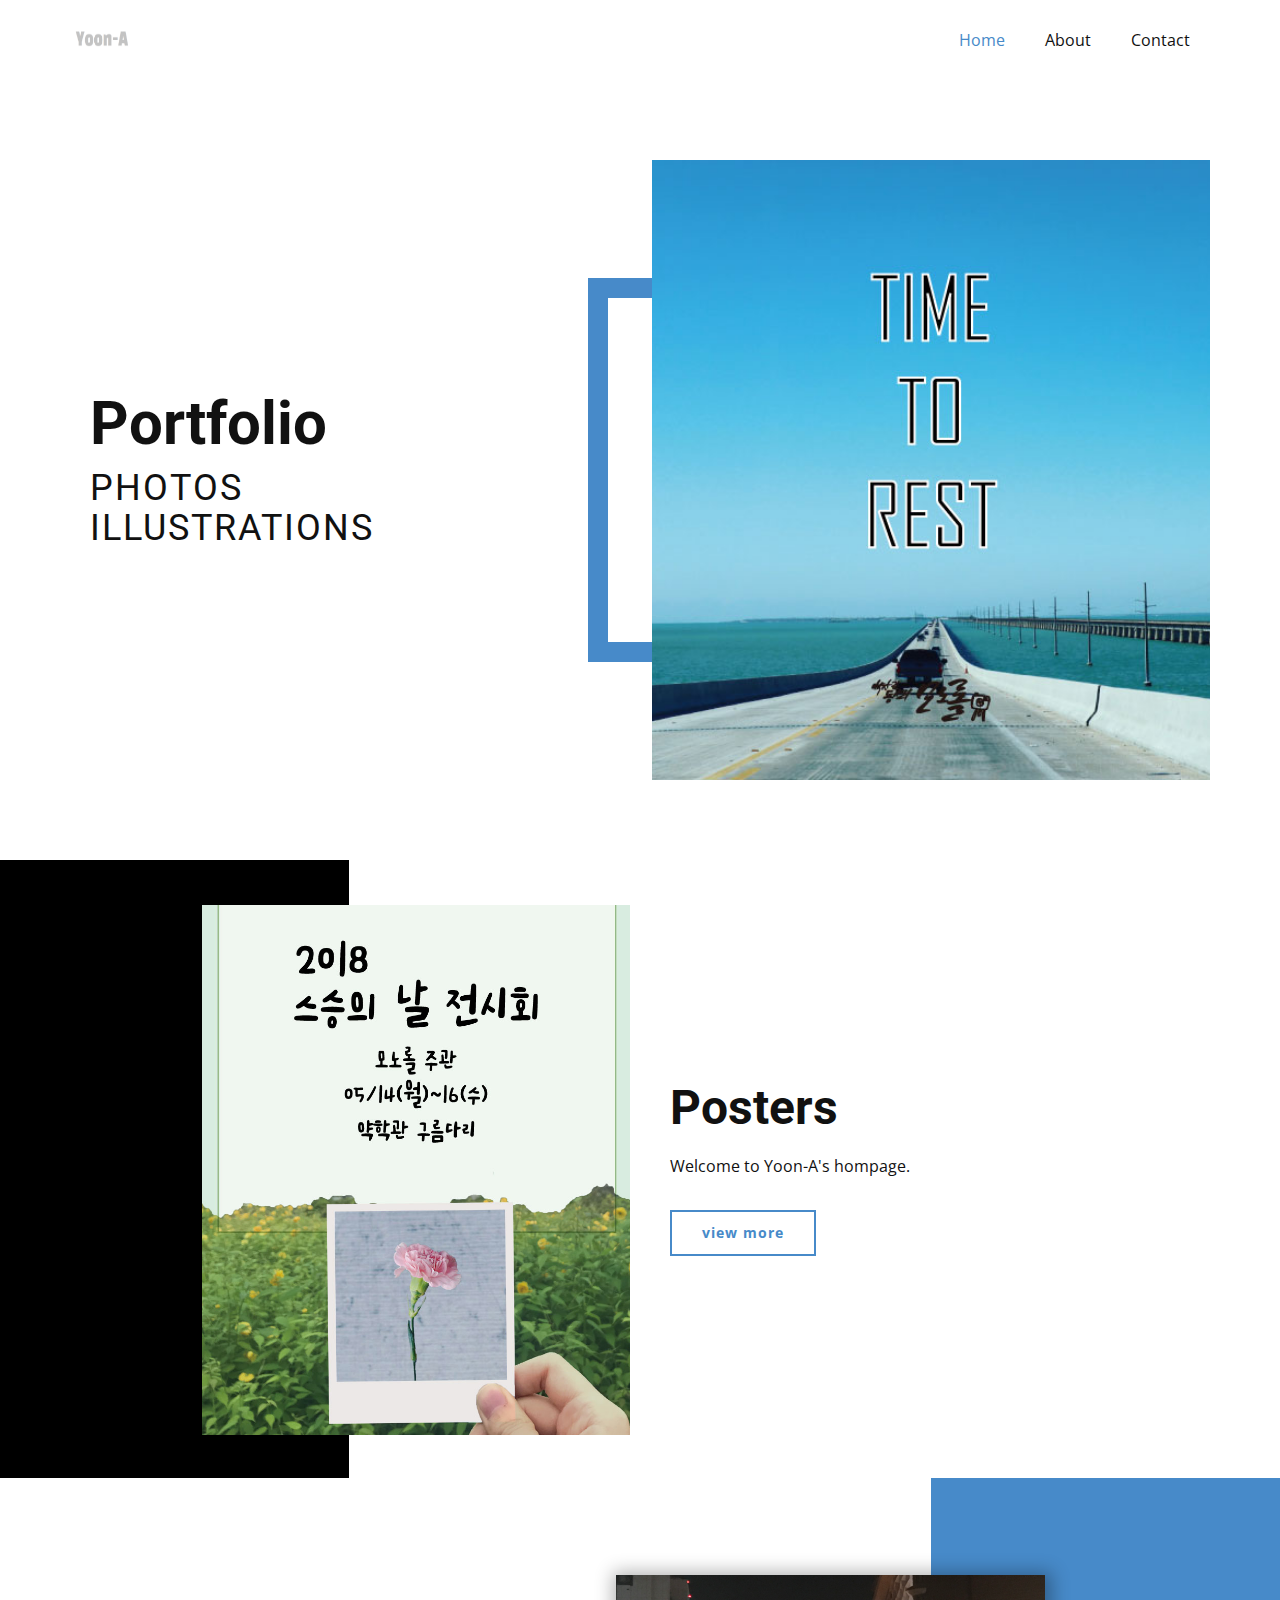
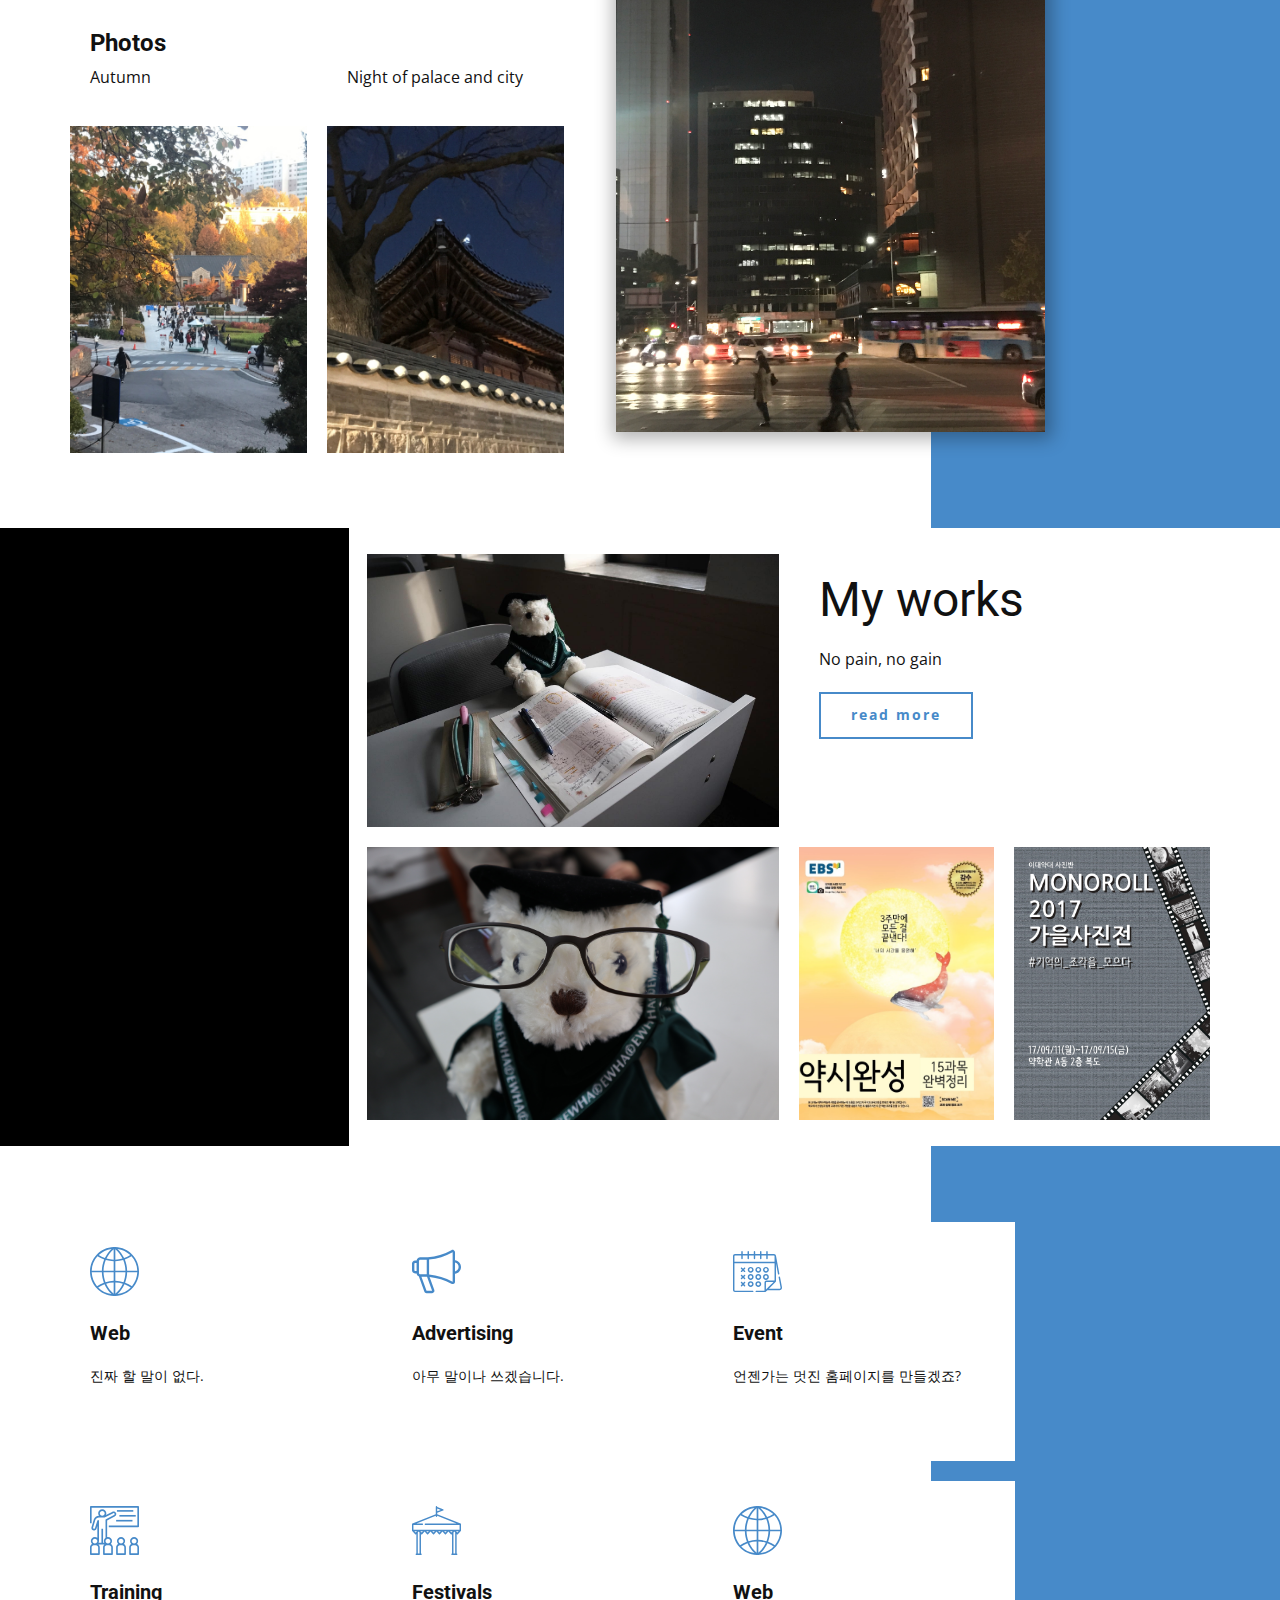
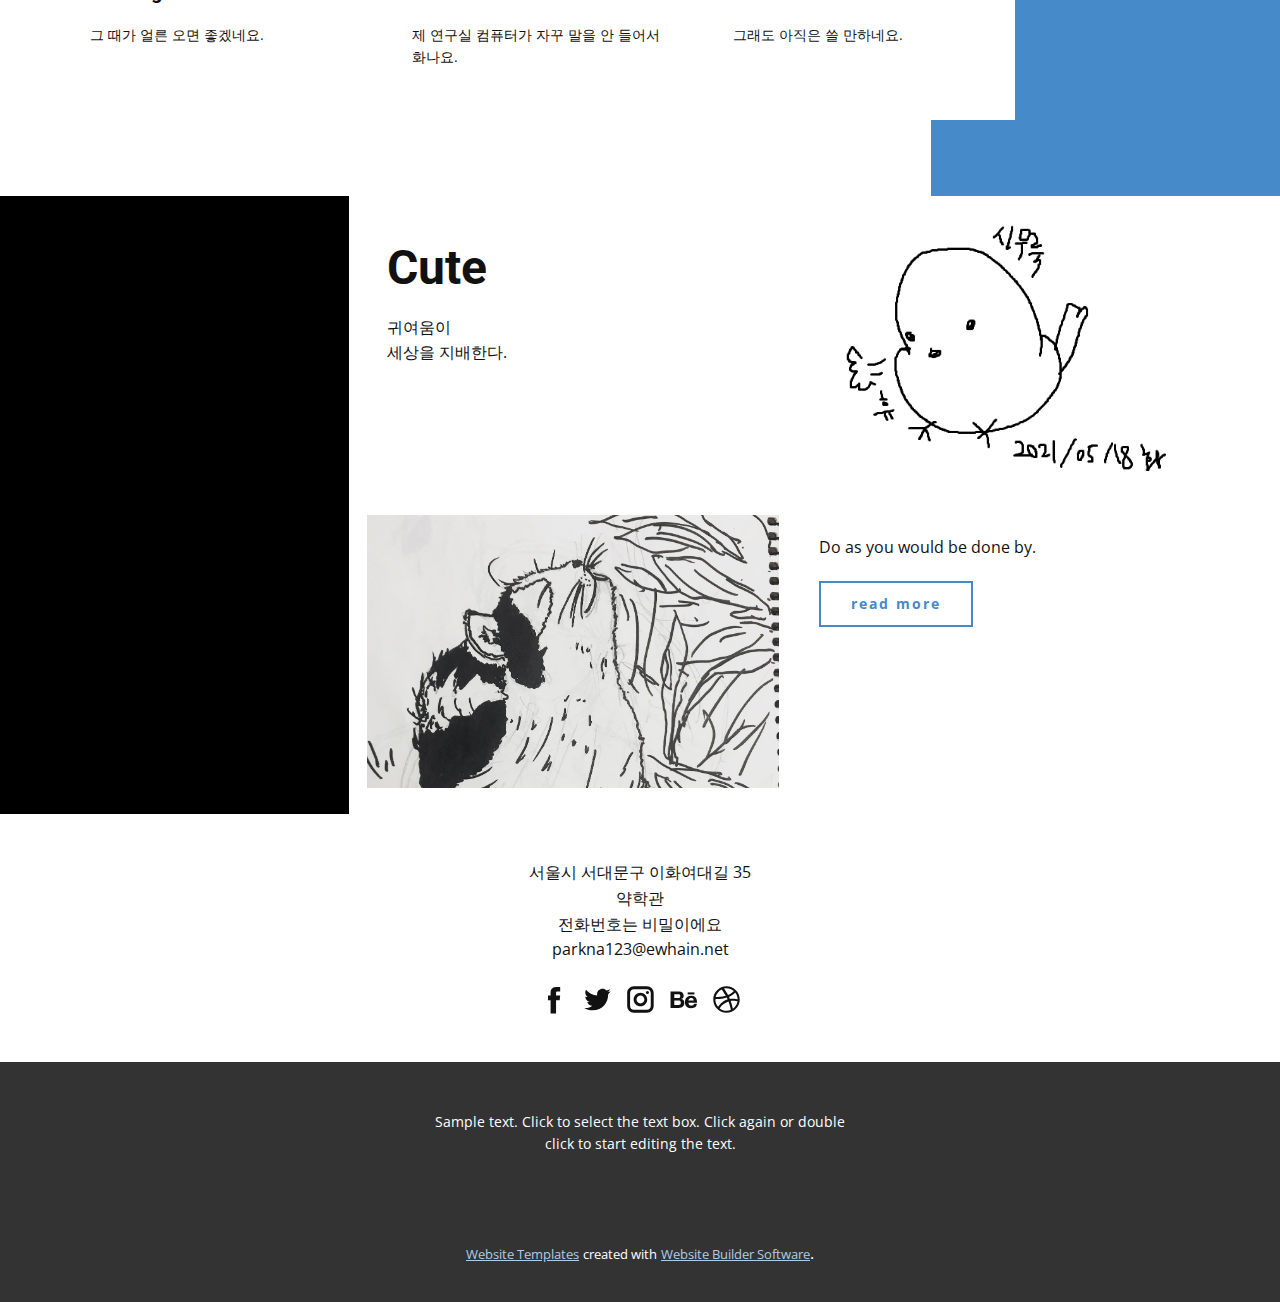
<file: index.html>
<!DOCTYPE html>
<html style="font-size: 16px;">
  <head>
	  <!-- Google Tag Manager -->
<script>(function(w,d,s,l,i){w[l]=w[l]||[];w[l].push({'gtm.start':
new Date().getTime(),event:'gtm.js'});var f=d.getElementsByTagName(s)[0],
j=d.createElement(s),dl=l!='dataLayer'?'&l='+l:'';j.async=true;j.src=
'https://www.googletagmanager.com/gtm.js?id='+i+dl;f.parentNode.insertBefore(j,f);
})(window,document,'script','dataLayer','GTM-PQ5QSV2');</script>
<!-- End Google Tag Manager -->
    <meta name="viewport" content="width=device-width, initial-scale=1.0">
    <meta charset="utf-8">
    <meta name="keywords" content="The Creative Studio, We are cultural engineers, AboutCreative Studio, How We Work, Hey! You know what?">
    <meta name="description" content="">
    <meta name="page_type" content="np-template-header-footer-from-plugin">
    <title>Home</title>
    <link rel="stylesheet" href="nicepage.css" media="screen">
<link rel="stylesheet" href="Home.css" media="screen">
    <script class="u-script" type="text/javascript" src="jquery.js" defer=""></script>
    <script class="u-script" type="text/javascript" src="nicepage.js" defer=""></script>
    <meta name="generator" content="Nicepage 3.24.3, nicepage.com">
    <link id="u-theme-google-font" rel="stylesheet" href="https://fonts.googleapis.com/css?family=Roboto:100,100i,300,300i,400,400i,500,500i,700,700i,900,900i|Open+Sans:300,300i,400,400i,600,600i,700,700i,800,800i">
    
    
    
    
    
    
    
    
    <script type="application/ld+json">{
		"@context": "http://schema.org",
		"@type": "Organization",
		"name": "",
		"logo": "images/default-logo.png"
}</script>
    <meta name="theme-color" content="#478ac9">
    <meta property="og:title" content="Home">
    <meta property="og:type" content="website">
  </head>
  <body data-home-page="Home.html" data-home-page-title="Home" class="u-body"><header class="u-clearfix u-header u-header" id="sec-246d"><div class="u-clearfix u-sheet u-valign-middle u-sheet-1">
       <!-- Google Tag Manager (noscript) -->
<noscript><iframe src="https://www.googletagmanager.com/ns.html?id=GTM-PQ5QSV2"
height="0" width="0" style="display:none;visibility:hidden"></iframe></noscript>
<!-- End Google Tag Manager (noscript) -->
	  <a href="Home.html" class="u-image u-logo u-image-1">
          <img src="images/yoona.png" class="u-logo-image u-logo-image-1">
        </a>
        <nav class="u-menu u-menu-dropdown u-offcanvas u-menu-1">
          <div class="menu-collapse" style="font-size: 1rem; letter-spacing: 0px;">
            <a class="u-button-style u-custom-left-right-menu-spacing u-custom-padding-bottom u-custom-top-bottom-menu-spacing u-nav-link u-text-active-palette-1-base u-text-hover-palette-2-base" href="#">
              <svg><use xmlns:xlink="http://www.w3.org/1999/xlink" xlink:href="#menu-hamburger"></use></svg>
              <svg version="1.1" xmlns="http://www.w3.org/2000/svg" xmlns:xlink="http://www.w3.org/1999/xlink"><defs><symbol id="menu-hamburger" viewBox="0 0 16 16" style="width: 16px; height: 16px;"><rect y="1" width="16" height="2"></rect><rect y="7" width="16" height="2"></rect><rect y="13" width="16" height="2"></rect>
</symbol>
</defs></svg>
            </a>
          </div>
          <div class="u-nav-container">
            <ul class="u-nav u-unstyled u-nav-1"><li class="u-nav-item"><a class="u-button-style u-nav-link u-text-active-palette-1-base u-text-hover-palette-2-base" href="Home.html" style="padding: 10px 20px;">Home</a>
</li><li class="u-nav-item"><a class="u-button-style u-nav-link u-text-active-palette-1-base u-text-hover-palette-2-base" href="About.html" style="padding: 10px 20px;">About</a>
</li><li class="u-nav-item"><a class="u-button-style u-nav-link u-text-active-palette-1-base u-text-hover-palette-2-base" href="Contact.html" style="padding: 10px 20px;">Contact</a>
</li></ul>
          </div>
          <div class="u-nav-container-collapse">
            <div class="u-black u-container-style u-inner-container-layout u-opacity u-opacity-95 u-sidenav">
              <div class="u-sidenav-overflow">
                <div class="u-menu-close"></div>
                <ul class="u-align-center u-nav u-popupmenu-items u-unstyled u-nav-2"><li class="u-nav-item"><a class="u-button-style u-nav-link" href="home.html">Home</a>
</li><li class="u-nav-item"><a class="u-button-style u-nav-link" href="About.html">About</a>
</li><li class="u-nav-item"><a class="u-button-style u-nav-link" href="Contact.html">Contact</a>
</li></ul>
              </div>
            </div>
            <div class="u-black u-menu-overlay u-opacity u-opacity-70"></div>
          </div>
        </nav>
      </div></header>
    <section class="u-clearfix u-section-1" id="carousel_596d">
      <div class="u-clearfix u-sheet u-sheet-1">
        <div class="u-clearfix u-expanded-width u-layout-wrap u-layout-wrap-1">
          <div class="u-layout">
            <div class="u-layout-row">
              <div class="u-container-style u-layout-cell u-left-cell u-size-30 u-layout-cell-1">
                <div class="u-container-layout u-valign-middle-lg u-valign-middle-md u-valign-middle-sm u-valign-middle-xl u-container-layout-1">
                  <h1 class="u-text u-title u-text-1">Portfolio</h1>
                  <h2 class="u-subtitle u-text u-text-2">Photos<br>Illustrations</h2>
                </div>
              </div>
              <div class="u-container-style u-expand-resize u-layout-cell u-right-cell u-size-30 u-layout-cell-2">
                <div class="u-container-layout">
                  <div class="u-border-20 u-border-palette-1-base u-shape u-shape-rectangle u-shape-1"></div>
                  <img class="u-expanded-height u-image u-image-1" src="images/6fsdwrgtwert.jpg">
                </div>
              </div>
            </div>
          </div>
        </div>
      </div>
    </section>
    <section class="u-clearfix u-section-2" id="carousel_dbf5">
      <div class="u-clearfix u-sheet u-sheet-1">
        <div class="u-clearfix u-expanded-width u-gutter-20 u-layout-wrap u-layout-wrap-1">
          <div class="u-layout">
            <div class="u-layout-row">
              <div class="u-container-style u-expand-resize u-layout-cell u-left-cell u-size-30 u-layout-cell-1">
                <div class="u-container-layout">
                  <div class="u-black u-expanded-height-lg u-expanded-height-md u-expanded-height-sm u-expanded-height-xl u-shape u-shape-rectangle u-shape-1"></div>
                  <img class="u-image u-image-1" src="images/5asdfsda.jpg">
                </div>
              </div>
              <div class="u-container-style u-layout-cell u-right-cell u-size-30 u-layout-cell-2">
                <div class="u-container-layout u-valign-middle u-container-layout-2">
                  <h2 class="u-text u-text-1">Posters</h2>
                  <p class="u-text u-text-2">Welcome to Yoon-A's hompage.</p>
                  <a href="https://marblingmintchoco.github.io/" class="u-border-2 u-border-palette-1-base u-btn u-button-style u-text-palette-1-base u-btn-1">view more</a>
                </div>
              </div>
            </div>
          </div>
        </div>
      </div>
    </section>
    <section class="u-clearfix u-section-3" id="carousel_4d92">
      <div class="u-expanded-height u-palette-1-base u-shape u-shape-rectangle u-shape-1"></div>
      <div class="u-clearfix u-sheet u-sheet-1">
        <div class="u-clearfix u-gutter-20 u-layout-wrap u-layout-wrap-1">
          <div class="u-layout">
            <div class="u-layout-row">
              <div class="u-size-30 u-size-60-md">
                <div class="u-layout-col">
                  <div class="u-size-30">
                    <div class="u-layout-row">
                      <div class="u-container-style u-layout-cell u-left-cell u-size-30 u-layout-cell-1">
                        <div class="u-container-layout u-valign-bottom u-container-layout-1">
                          <h4 class="u-text u-text-1">Photos</h4>
                          <p class="u-text u-text-2">Autumn</p>
                        </div>
                      </div>
                      <div class="u-container-style u-layout-cell u-size-30 u-layout-cell-2">
                        <div class="u-container-layout u-valign-bottom u-container-layout-2">
                          <h4 class="u-text u-text-3"></h4>
                          <p class="u-text u-text-4">Night of palace and city</p>
                        </div>
                      </div>
                    </div>
                  </div>
                  <div class="u-size-30">
                    <div class="u-layout-row">
                      <div class="u-container-style u-image u-layout-cell u-left-cell u-size-30 u-image-1">
                        <div class="u-container-layout"></div>
                      </div>
                      <div class="u-container-style u-image u-layout-cell u-size-30 u-image-2">
                        <div class="u-container-layout"></div>
                      </div>
                    </div>
                  </div>
                </div>
              </div>
              <div class="u-size-30 u-size-60-md">
                <div class="u-layout-col">
                  <div class="u-container-style u-expand-resize u-layout-cell u-right-cell u-size-60 u-layout-cell-5">
                    <div class="u-container-layout">
                      <img class="u-image u-image-3" src="images/4.jpg">
                    </div>
                  </div>
                </div>
              </div>
            </div>
          </div>
        </div>
      </div>
    </section>
    <section class="u-clearfix u-section-4" id="carousel_7e74">
      <div class="u-black u-expanded-height u-shape u-shape-rectangle u-shape-1"></div>
      <div class="u-clearfix u-sheet u-sheet-1">
        <div class="u-clearfix u-gutter-20 u-layout-wrap u-layout-wrap-1">
          <div class="u-gutter-0 u-layout">
            <div class="u-layout-col">
              <div class="u-size-30">
                <div class="u-layout-row">
                  <div class="u-container-style u-image u-layout-cell u-left-cell u-size-30 u-image-1">
                    <div class="u-container-layout"></div>
                  </div>
                  <div class="u-align-right-sm u-align-right-xs u-container-style u-layout-cell u-right-cell u-size-30 u-layout-cell-2">
                    <div class="u-container-layout u-container-layout-2">
                      <h2 class="u-text u-text-1">My works</h2>
                      <p class="u-text u-text-2">No pain, no gain</p>
                      <a href="https://dic.daum.net/search.do?q=no%20pain%20no%20gain&dic=eng" class="u-border-2 u-border-palette-1-base u-btn u-button-style u-btn-1">read more</a>
                    </div>
                  </div>
                </div>
              </div>
              <div class="u-size-30">
                <div class="u-layout-row">
                  <div class="u-container-style u-image u-layout-cell u-left-cell u-size-30 u-size-60-md u-image-2">
                    <div class="u-container-layout"></div>
                  </div>
                  <div class="u-container-style u-image u-layout-cell u-size-15 u-size-30-md u-image-3">
                    <div class="u-container-layout"></div>
                  </div>
                  <div class="u-container-style u-image u-layout-cell u-right-cell u-size-15 u-size-30-md u-image-4">
                    <div class="u-container-layout"></div>
                  </div>
                </div>
              </div>
            </div>
          </div>
        </div>
      </div>
    </section>
    <section class="u-clearfix u-section-5" id="carousel_4aa7">
      <div class="u-expanded-height u-palette-1-base u-shape u-shape-rectangle u-shape-1"></div>
      <div class="u-clearfix u-sheet u-sheet-1">
        <div class="u-clearfix u-gutter-20 u-layout-wrap u-layout-wrap-1">
          <div class="u-gutter-0 u-layout">
            <div class="u-layout-col">
              <div class="u-size-30">
                <div class="u-layout-row">
                  <div class="u-container-style u-layout-cell u-left-cell u-size-20 u-layout-cell-1">
                    <div class="u-container-layout u-container-layout-1"><span class="u-icon u-icon-circle u-text-palette-1-base u-icon-1"><svg class="u-svg-link" preserveAspectRatio="xMidYMin slice" viewBox="0 0 58 58"><use xmlns:xlink="http://www.w3.org/1999/xlink" xlink:href="#svg-696c"></use></svg><svg xmlns="http://www.w3.org/2000/svg" xmlns:xlink="http://www.w3.org/1999/xlink" version="1.1" id="svg-696c" x="0px" y="0px" viewBox="0 0 58 58" style="enable-background:new 0 0 58 58;" xml:space="preserve" class="u-svg-content"><path d="M50.688,48.222C55.232,43.101,58,36.369,58,29c0-7.667-2.996-14.643-7.872-19.834c0,0,0-0.001,0-0.001  c-0.004-0.006-0.01-0.008-0.013-0.013c-5.079-5.399-12.195-8.855-20.11-9.126l-0.001-0.001L29.439,0.01C29.293,0.005,29.147,0,29,0  s-0.293,0.005-0.439,0.01l-0.563,0.015l-0.001,0.001c-7.915,0.271-15.031,3.727-20.11,9.126c-0.004,0.005-0.01,0.007-0.013,0.013  c0,0,0,0.001-0.001,0.002C2.996,14.357,0,21.333,0,29c0,7.369,2.768,14.101,7.312,19.222c0.006,0.009,0.006,0.019,0.013,0.028  c0.018,0.025,0.044,0.037,0.063,0.06c5.106,5.708,12.432,9.385,20.608,9.665l0.001,0.001l0.563,0.015C28.707,57.995,28.853,58,29,58  s0.293-0.005,0.439-0.01l0.563-0.015l0.001-0.001c8.185-0.281,15.519-3.965,20.625-9.685c0.013-0.017,0.034-0.022,0.046-0.04  C50.682,48.241,50.682,48.231,50.688,48.222z M2.025,30h12.003c0.113,4.239,0.941,8.358,2.415,12.217  c-2.844,1.029-5.563,2.409-8.111,4.131C4.585,41.891,2.253,36.21,2.025,30z M8.878,11.023c2.488,1.618,5.137,2.914,7.9,3.882  C15.086,19.012,14.15,23.44,14.028,28H2.025C2.264,21.493,4.812,15.568,8.878,11.023z M55.975,28H43.972  c-0.122-4.56-1.058-8.988-2.75-13.095c2.763-0.968,5.412-2.264,7.9-3.882C53.188,15.568,55.736,21.493,55.975,28z M28,14.963  c-2.891-0.082-5.729-0.513-8.471-1.283C21.556,9.522,24.418,5.769,28,2.644V14.963z M28,16.963V28H16.028  c0.123-4.348,1.035-8.565,2.666-12.475C21.7,16.396,24.821,16.878,28,16.963z M30,16.963c3.179-0.085,6.3-0.566,9.307-1.438  c1.631,3.91,2.543,8.127,2.666,12.475H30V16.963z M30,14.963V2.644c3.582,3.125,6.444,6.878,8.471,11.036  C35.729,14.45,32.891,14.881,30,14.963z M40.409,13.072c-1.921-4.025-4.587-7.692-7.888-10.835  c5.856,0.766,11.125,3.414,15.183,7.318C45.4,11.017,42.956,12.193,40.409,13.072z M17.591,13.072  c-2.547-0.879-4.991-2.055-7.294-3.517c4.057-3.904,9.327-6.552,15.183-7.318C22.178,5.38,19.512,9.047,17.591,13.072z M16.028,30  H28v10.038c-3.307,0.088-6.547,0.604-9.661,1.541C16.932,37.924,16.141,34.019,16.028,30z M28,42.038v13.318  c-3.834-3.345-6.84-7.409-8.884-11.917C21.983,42.594,24.961,42.124,28,42.038z M30,55.356V42.038  c3.039,0.085,6.017,0.556,8.884,1.4C36.84,47.947,33.834,52.011,30,55.356z M30,40.038V30h11.972  c-0.113,4.019-0.904,7.924-2.312,11.58C36.547,40.642,33.307,40.126,30,40.038z M43.972,30h12.003  c-0.228,6.21-2.559,11.891-6.307,16.348c-2.548-1.722-5.267-3.102-8.111-4.131C43.032,38.358,43.859,34.239,43.972,30z   M9.691,47.846c2.366-1.572,4.885-2.836,7.517-3.781c1.945,4.36,4.737,8.333,8.271,11.698C19.328,54.958,13.823,52.078,9.691,47.846  z M32.521,55.763c3.534-3.364,6.326-7.337,8.271-11.698c2.632,0.945,5.15,2.209,7.517,3.781  C44.177,52.078,38.672,54.958,32.521,55.763z"></path><g></g><g></g><g></g><g></g><g></g><g></g><g></g><g></g><g></g><g></g><g></g><g></g><g></g><g></g><g></g></svg></span>
                      <h4 class="u-text u-text-1">Web</h4>
                      <p class="u-text u-text-2">진짜 할 말이 없다.</p>
                    </div>
                  </div>
                  <div class="u-container-style u-layout-cell u-size-20 u-layout-cell-2">
                    <div class="u-container-layout u-container-layout-2"><span class="u-icon u-icon-circle u-text-palette-1-base u-icon-2"><svg class="u-svg-link" preserveAspectRatio="xMidYMin slice" viewBox="0 0 512 512"><use xmlns:xlink="http://www.w3.org/1999/xlink" xlink:href="#svg-d436"></use></svg><svg xmlns="http://www.w3.org/2000/svg" xmlns:xlink="http://www.w3.org/1999/xlink" version="1.1" id="svg-d436" x="0px" y="0px" viewBox="0 0 512 512" style="enable-background:new 0 0 512 512;" xml:space="preserve" class="u-svg-content"><g><g><path d="M449.511,137.648v-82.38c0-9.072-4.668-17.227-12.487-21.814c-7.849-4.605-17.29-4.7-25.251-0.247    c-76.024,42.516-158.725,67.345-245.805,73.802c-0.667,0.049-79.372,0.393-79.372,0.393c-19.767,0-36.105,14.923-38.366,34.091    H32.075C14.39,141.493,0,155.881,0,173.567v70.468c0,17.686,14.39,32.075,32.075,32.075h16.153    c1.628,13.795,10.544,25.383,22.785,30.799l57.485,158.648c3.593,9.875,13.067,16.511,23.578,16.511h57.687    c8.178,0,15.86-3.999,20.551-10.697c4.691-6.7,5.822-15.287,3.03-22.96l-49.389-136.237    c80.482,8.361,157.039,32.601,227.817,72.183c3.905,2.184,8.166,3.273,12.42,3.273c4.417-0.001,8.83-1.175,12.829-3.521    c7.819-4.588,12.489-12.742,12.489-21.816v-82.38C484.711,275.353,512,245.204,512,208.781    C512,172.357,484.711,142.207,449.511,137.648z M47.951,251.372H32.075c-4.047,0-7.338-3.291-7.338-7.338v-70.467    c0-4.044,3.291-7.337,7.338-7.337h15.876V251.372z M80.93,284.245c-4.85-2.174-8.242-7.039-8.242-12.688V146.044h0.001    c0-7.667,6.239-13.905,13.906-13.905h67.333v153.324c0,0-67.92-0.026-68.213-0.044C83.234,285.132,82.712,285.004,80.93,284.245z     M210.091,456.853c0.04,0.101,0.066,0.173-0.041,0.324c-0.105,0.151-0.183,0.151-0.288,0.151h-57.687    c-0.147,0-0.282-0.093-0.327-0.215L98.515,310.199h58.411L210.091,456.853z M424.774,362.294c0,0.179,0,0.322-0.267,0.479    c-0.318,0.184-0.508,0.079-0.66-0.006c-76.034-42.52-158.469-68.045-245.182-75.96v-156.04    c86.72-7.927,169.155-33.454,245.179-75.97c0.156-0.085,0.349-0.19,0.663-0.006c0.267,0.157,0.267,0.298,0.267,0.477V362.294z     M449.511,254.873v-92.185c21.503,4.314,37.752,23.339,37.752,46.092C487.263,231.534,471.013,250.56,449.511,254.873z"></path>
</g>
</g><g></g><g></g><g></g><g></g><g></g><g></g><g></g><g></g><g></g><g></g><g></g><g></g><g></g><g></g><g></g></svg></span>
                      <h4 class="u-text u-text-3">Advertising</h4>
                      <p class="u-text u-text-4">아무 말이나 쓰겠습니다.</p>
                    </div>
                  </div>
                  <div class="u-container-style u-layout-cell u-right-cell u-size-20 u-white u-layout-cell-3">
                    <div class="u-container-layout u-container-layout-3"><span class="u-icon u-icon-circle u-text-palette-1-base u-icon-3"><svg class="u-svg-link" preserveAspectRatio="xMidYMin slice" viewBox="0 0 512 512"><use xmlns:xlink="http://www.w3.org/1999/xlink" xlink:href="#svg-5152"></use></svg><svg xmlns="http://www.w3.org/2000/svg" xmlns:xlink="http://www.w3.org/1999/xlink" version="1.1" id="svg-5152" x="0px" y="0px" viewBox="0 0 512 512" style="enable-background:new 0 0 512 512;" xml:space="preserve" class="u-svg-content"><g><g><path d="M184.698,208.046c-16.869,0-30.593,13.724-30.593,30.593s13.724,30.593,30.593,30.593    c16.869,0,30.593-13.724,30.593-30.593S201.567,208.046,184.698,208.046z M184.698,254.231c-8.598,0-15.592-6.994-15.592-15.592    c0-8.598,6.994-15.592,15.592-15.592c8.597,0,15.592,6.994,15.592,15.592C200.29,247.236,193.295,254.231,184.698,254.231z"></path>
</g>
</g><g><g><path d="M264.457,208.046c-16.869,0-30.594,13.724-30.594,30.593s13.725,30.593,30.594,30.593s30.593-13.724,30.593-30.593    S281.326,208.046,264.457,208.046z M264.457,254.231c-8.599,0-15.593-6.994-15.593-15.592s6.995-15.592,15.593-15.592    s15.592,6.994,15.592,15.592S273.054,254.231,264.457,254.231z"></path>
</g>
</g><g><g><path d="M344.216,208.046c-16.869,0-30.593,13.724-30.593,30.593s13.724,30.593,30.593,30.593s30.593-13.724,30.593-30.593    S361.084,208.046,344.216,208.046z M344.216,254.231c-8.598,0-15.592-6.994-15.592-15.592s6.995-15.592,15.592-15.592    c8.597,0,15.592,6.994,15.592,15.592S352.813,254.231,344.216,254.231z"></path>
</g>
</g><g><g><path d="M184.698,282.671c-16.869,0-30.593,13.724-30.593,30.593c0,16.869,13.724,30.593,30.593,30.593    c16.869,0,30.593-13.724,30.593-30.593C215.291,296.395,201.567,282.671,184.698,282.671z M184.698,328.856    c-8.598,0-15.592-6.994-15.592-15.592c0-8.598,6.994-15.592,15.592-15.592c8.597,0,15.592,6.994,15.592,15.592    C200.29,321.862,193.295,328.856,184.698,328.856z"></path>
</g>
</g><g><g><path d="M344.216,282.671c-16.869,0-30.593,13.724-30.593,30.593c0,16.869,13.724,30.593,30.593,30.593    s30.593-13.724,30.593-30.593C374.808,296.395,361.084,282.671,344.216,282.671z M344.216,328.856    c-8.598,0-15.592-6.994-15.592-15.592c0-8.598,6.995-15.592,15.592-15.592c8.597,0,15.592,6.994,15.592,15.592    C359.807,321.862,352.813,328.856,344.216,328.856z"></path>
</g>
</g><g><g><path d="M264.457,282.671c-16.869,0-30.594,13.724-30.594,30.593c0,16.869,13.725,30.593,30.594,30.593    s30.593-13.724,30.593-30.593C295.05,296.395,281.326,282.671,264.457,282.671z M264.457,328.856    c-8.599,0-15.593-6.994-15.593-15.592c0-8.598,6.995-15.592,15.593-15.592s15.592,6.994,15.592,15.592    C280.049,321.862,273.054,328.856,264.457,328.856z"></path>
</g>
</g><g><g><path d="M264.457,357.296c-16.869,0-30.593,13.725-30.593,30.594s13.724,30.593,30.593,30.593s30.593-13.724,30.593-30.593    S281.326,357.296,264.457,357.296z M264.457,403.481c-8.599,0-15.593-6.994-15.593-15.592c0.001-8.597,6.995-15.593,15.593-15.593    s15.592,6.994,15.592,15.593C280.049,396.487,273.054,403.481,264.457,403.481z"></path>
</g>
</g><g><g><path d="M184.698,357.296c-16.869,0-30.593,13.725-30.593,30.594s13.724,30.593,30.593,30.593    c16.869,0,30.593-13.724,30.593-30.593S201.567,357.296,184.698,357.296z M184.698,403.481c-8.598,0-15.592-6.994-15.592-15.592    c0-8.598,6.994-15.593,15.592-15.593c8.597,0,15.592,6.994,15.592,15.593C200.289,396.487,193.295,403.481,184.698,403.481z"></path>
</g>
</g><g><g><path d="M115.548,238.64l11.026-11.026c2.929-2.929,2.929-7.677-0.001-10.607c-2.928-2.928-7.677-2.929-10.607,0.001    l-11.025,11.025l-11.025-11.025c-2.929-2.929-7.678-2.93-10.607-0.001c-2.93,2.93-2.93,7.678-0.001,10.607l11.026,11.026    l-11.026,11.026c-2.931,2.928-2.931,7.676-0.001,10.607c1.464,1.464,3.384,2.196,5.303,2.196s3.839-0.732,5.304-2.197    l11.025-11.025l11.025,11.025c1.465,1.465,3.384,2.197,5.304,2.197c1.919,0,3.839-0.732,5.303-2.196    c2.93-2.93,2.93-7.678,0.001-10.607L115.548,238.64z"></path>
</g>
</g><g><g><path d="M115.548,313.265l11.026-11.026c2.929-2.929,2.929-7.677-0.001-10.607c-2.928-2.928-7.677-2.929-10.607,0.001    l-11.025,11.025l-11.025-11.025c-2.929-2.93-7.678-2.929-10.607-0.001c-2.93,2.93-2.93,7.678-0.001,10.607l11.026,11.026    l-11.026,11.026c-2.931,2.928-2.931,7.676-0.001,10.607c1.464,1.464,3.384,2.196,5.303,2.196s3.839-0.732,5.304-2.197    l11.025-11.025l11.025,11.025c1.465,1.465,3.384,2.197,5.304,2.197c1.919,0,3.839-0.732,5.303-2.196    c2.93-2.93,2.93-7.678,0.001-10.607L115.548,313.265z"></path>
</g>
</g><g><g><path d="M126.573,398.913l-11.025-11.025l11.025-11.025c2.927-2.929,2.927-7.677-0.002-10.608c-2.93-2.928-7.678-2.928-10.608,0    l-11.025,11.025l-11.025-11.025c-2.93-2.928-7.678-2.928-10.608,0c-2.929,2.93-2.929,7.678,0,10.608l11.025,11.025l-11.025,11.025    c-2.929,2.93-2.929,7.678,0,10.608c1.465,1.464,3.385,2.196,5.304,2.196c1.919,0,3.839-0.732,5.304-2.196l11.025-11.025    l11.025,11.025c1.465,1.464,3.385,2.196,5.304,2.196s3.839-0.732,5.304-2.196C129.502,406.59,129.502,401.842,126.573,398.913z"></path>
</g>
</g><g><g><path d="M511.569,421.227l-20.455-107.645c-0.773-4.069-4.708-6.741-8.77-5.968c-4.069,0.773-6.741,4.699-5.968,8.77    l20.455,107.645c1.144,6.025-3.943,11.712-10.872,11.712h-110.99l71.99-71.989c1.317-1.317,2.196-3.241,2.196-5.304V173.133    l20.569,108.248c0.773,4.069,4.703,6.742,8.769,5.968c4.069-0.773,6.741-4.699,5.968-8.77L449.106,92.522    c-0.509-11.069-9.647-19.923-20.838-19.923h-65.73V48.482c0-4.143-3.357-7.5-7.5-7.5c-4.143,0-7.5,3.357-7.5,7.5v24.116h-50.23    V48.482c0-4.143-3.357-7.5-7.5-7.5s-7.5,3.357-7.5,7.5v24.116h-50.231V48.482c0-4.143-3.357-7.5-7.5-7.5s-7.5,3.357-7.5,7.5    v24.116h-50.23V48.482c0-4.143-3.357-7.5-7.5-7.5s-7.5,3.357-7.5,7.5v24.116h-50.23V48.482c0-4.143-3.357-7.5-7.5-7.5    c-4.143,0-7.5,3.357-7.5,7.5v24.116H20.887C9.37,72.599,0,81.968,0,93.486v356.646c0,11.517,9.37,20.886,20.887,20.886h186.19    c4.143,0,7.5-3.357,7.5-7.5s-3.357-7.5-7.5-7.5H20.887c-3.245,0-5.886-2.64-5.886-5.885V169.981h419.154v180.964h-84.186    c-11.517,0-20.886,9.37-20.886,20.887v84.185h-87.005c-4.143,0-7.5,3.357-7.5,7.5c0,4.143,3.357,7.5,7.5,7.5h94.505    c1.935,0,3.875-0.767,5.304-2.196l18.08-18.08H485.96C502.25,450.741,514.483,436.559,511.569,421.227z M15.001,154.98V93.486    c0-3.245,2.641-5.886,5.886-5.886h65.73v33.69c0,4.143,3.357,7.5,7.5,7.5c4.143,0,7.5-3.357,7.5-7.5v-33.69h50.23v33.69    c0,4.143,3.357,7.5,7.5,7.5s7.5-3.357,7.5-7.5v-33.69h50.23v33.69c0,4.143,3.357,7.5,7.5,7.5s7.5-3.357,7.5-7.5v-33.69h50.231    v33.69c0,4.143,3.357,7.5,7.5,7.5s7.5-3.357,7.5-7.5v-33.69h50.23v33.69c0,4.143,3.357,7.5,7.5,7.5c4.143,0,7.5-3.357,7.5-7.5    v-33.69h65.73c3.245,0,5.886,2.641,5.886,5.886v61.495H15.001z M344.083,445.41v-73.577c0-3.245,2.64-5.886,5.885-5.886h73.578    C416.041,373.453,351.604,437.889,344.083,445.41z"></path>
</g>
</g><g></g><g></g><g></g><g></g><g></g><g></g><g></g><g></g><g></g><g></g><g></g><g></g><g></g><g></g><g></g></svg></span>
                      <h4 class="u-text u-text-5">Event</h4>
                      <p class="u-text u-text-6">언젠가는 멋진 홈페이지를 만들겠죠?</p>
                    </div>
                  </div>
                </div>
              </div>
              <div class="u-size-30">
                <div class="u-layout-row">
                  <div class="u-container-style u-layout-cell u-left-cell u-size-20 u-layout-cell-4">
                    <div class="u-container-layout u-container-layout-4"><span class="u-icon u-icon-circle u-text-palette-1-base u-icon-4"><svg class="u-svg-link" preserveAspectRatio="xMidYMin slice" viewBox="0 0 480 480"><use xmlns:xlink="http://www.w3.org/1999/xlink" xlink:href="#svg-95f2"></use></svg><svg xmlns="http://www.w3.org/2000/svg" xmlns:xlink="http://www.w3.org/1999/xlink" version="1.1" id="svg-95f2" x="0px" y="0px" viewBox="0 0 480 480" style="enable-background:new 0 0 480 480;" xml:space="preserve" class="u-svg-content"><g><g><path d="M472.004,0c-0.001,0-0.003,0-0.004,0H8C3.583-0.001,0.001,3.579,0,7.996C0,7.997,0,7.999,0,8v160h16V16h448v176H184v16    h288c4.417,0.001,7.999-3.579,8-7.996c0-0.001,0-0.003,0-0.004V8C480.001,3.583,476.421,0.001,472.004,0z"></path>
</g>
</g><g><g><rect x="264" y="40" width="160" height="16"></rect>
</g>
</g><g><g><rect x="288" y="88" width="160" height="16"></rect>
</g>
</g><g><g><rect x="256" y="136" width="160" height="16"></rect>
</g>
</g><g><g><path d="M255.362,68.974c-5.477-13.165-20.589-19.397-33.753-13.92c-0.225,0.094-0.449,0.19-0.671,0.29l-64.868,33.65    C158.628,83.692,159.971,77.886,160,72c0-22.091-17.909-40-40-40S80,49.909,80,72c0.03,8.683,2.913,17.116,8.205,24h-0.333    c-22.708,0.152-42.979,14.269-50.996,35.516L15.52,205.125c-5.084,13.206,1.5,28.034,14.707,33.118    c6.022,2.318,12.697,2.279,18.692-0.11c6.888-2.775,12.248-8.379,14.715-15.383L72,196.125v115.783    c-6.884-5.291-15.317-8.174-24-8.205c-22.058-0.033-39.967,17.822-40,39.881c-0.016,10.803,4.344,21.151,12.087,28.685    C7.799,378.547,0.048,391.163,0,404.961V472c-0.001,4.417,3.579,7.999,7.996,8c0.001,0,0.003,0,0.004,0h80    c4.417,0.001,7.999-3.579,8-7.996c0-0.001,0-0.003,0-0.004v-67.039c-0.039-11.339-5.307-22.025-14.276-28.961h60.553    c-8.97,6.936-14.238,17.622-14.276,28.961V472c-0.001,4.417,3.579,7.999,7.996,8c0.001,0,0.003,0,0.004,0h80    c4.417,0.001,7.999-3.579,8-7.996c0-0.001,0-0.003,0-0.004v-67.039c-0.048-13.798-7.799-26.414-20.087-32.692    c15.795-15.417,16.102-40.72,0.685-56.515c-9.494-9.727-23.281-13.962-36.598-11.242V140.859l73.441-38.133    C254.606,97.25,260.838,82.138,255.362,68.974z M120,48c13.255,0,24,10.745,24,24s-10.745,24-24,24    c-13.249-0.014-23.986-10.751-24-24C96,58.745,106.745,48,120,48z M48,319.703c13.255,0,24,10.745,24,24s-10.745,24-24,24    s-24-10.745-24-24C24.014,330.454,34.751,319.718,48,319.703z M80,464H16v-59.039c0.016-11.571,9.393-20.947,20.965-20.961h22.07    c11.571,0.014,20.949,9.39,20.965,20.961V464z M208,404.961V464h-64v-59.039c0.016-11.571,9.393-20.947,20.965-20.961h22.07    C198.607,384.014,207.984,393.39,208,404.961z M176,319.703c13.249,0.014,23.986,10.751,24,24c0,13.255-10.745,24-24,24    s-24-10.745-24-24S162.745,319.703,176,319.703z M240.723,82.32c-1.071,2.748-3.27,4.905-6.039,5.922l-78.367,40.656    C153.665,130.274,152,133.013,152,136v175.908c-14.985,11.08-20.176,31.133-12.448,48.092H128V224h-16v136H84.448    c2.276-5.03,3.475-10.48,3.522-16H88V144c-0.001-4.419-3.584-8-8.002-7.999c-3.493,0.001-6.582,2.268-7.63,5.601L48.48,217.617    c-1.81,4.992-7.325,7.572-12.317,5.761c-0.35-0.127-0.693-0.274-1.027-0.441c-4.615-2.385-6.574-7.953-4.468-12.703l21.355-73.609    c5.759-14.79,19.976-24.556,35.848-24.625h56.645c1.282,0.002,2.546-0.307,3.684-0.898l79.512-41.273    c4.77-1.99,10.268,0.046,12.59,4.664C241.533,76.927,241.686,79.767,240.723,82.32z"></path>
</g>
</g><g><g><path d="M331.913,372.269c15.823-15.416,16.153-40.741,0.737-56.564c-15.416-15.823-40.741-16.153-56.564-0.737    c-15.823,15.416-16.153,40.741-0.737,56.564c0.243,0.249,0.489,0.495,0.738,0.737c-12.287,6.278-20.039,18.894-20.087,32.692V472    c-0.001,4.417,3.579,7.999,7.996,8c0.001,0,0.003,0,0.004,0h80c4.417,0.001,7.999-3.579,8-7.996c0-0.001,0-0.003,0-0.004v-67.039    C351.952,391.163,344.201,378.547,331.913,372.269z M304,319.703c13.255,0,24,10.745,24,24s-10.745,24-24,24s-24-10.745-24-24    C280.014,330.454,290.751,319.718,304,319.703z M336,464h-64v-59.039c0.016-11.571,9.393-20.947,20.965-20.961h22.07    c11.571,0.014,20.949,9.39,20.965,20.961V464z"></path>
</g>
</g><g><g><path d="M459.913,372.269c15.823-15.416,16.153-40.741,0.737-56.564c-15.416-15.823-40.741-16.153-56.564-0.737    c-15.823,15.416-16.153,40.741-0.737,56.564c0.243,0.249,0.489,0.495,0.738,0.737c-12.287,6.278-20.039,18.894-20.087,32.692V472    c-0.001,4.417,3.579,7.999,7.996,8c0.001,0,0.003,0,0.004,0h80c4.417,0.001,7.999-3.579,8-7.996c0-0.001,0-0.003,0-0.004v-67.039    C479.952,391.163,472.201,378.547,459.913,372.269z M432,319.703c13.255,0,24,10.745,24,24s-10.745,24-24,24s-24-10.745-24-24    C408.014,330.454,418.751,319.718,432,319.703z M464,464h-64v-59.039c0.016-11.571,9.393-20.947,20.965-20.961h22.07    c11.571,0.014,20.949,9.39,20.965,20.961V464z"></path>
</g>
</g><g></g><g></g><g></g><g></g><g></g><g></g><g></g><g></g><g></g><g></g><g></g><g></g><g></g><g></g><g></g></svg></span>
                      <h4 class="u-text u-text-7">Training</h4>
                      <p class="u-text u-text-8">그 때가 얼른 오면 좋겠네요.</p>
                    </div>
                  </div>
                  <div class="u-container-style u-layout-cell u-size-20 u-layout-cell-5">
                    <div class="u-container-layout u-container-layout-5"><span class="u-icon u-icon-circle u-text-palette-1-base u-icon-5"><svg class="u-svg-link" preserveAspectRatio="xMidYMin slice" viewBox="0 0 512 512"><use xmlns:xlink="http://www.w3.org/1999/xlink" xlink:href="#svg-b202"></use></svg><svg xmlns="http://www.w3.org/2000/svg" viewBox="0 0 512 512" id="svg-b202" class="u-svg-content"><path d="m511.964844 189.144531c-.003906-.074219-.007813-.144531-.015625-.21875-.015625-.148437-.042969-.292969-.066407-.441406-.019531-.101563-.03125-.207031-.050781-.304687-.023437-.101563-.050781-.195313-.074219-.292969-.039062-.144531-.070312-.285157-.117187-.425781-.011719-.042969-.03125-.082032-.042969-.125-.144531-.417969-.316406-.820313-.523437-1.203126-.019531-.039062-.046875-.074218-.066407-.109374-.097656-.167969-.195312-.335938-.304687-.496094-.109375-.167969-.234375-.328125-.363281-.488282-.019532-.023437-.039063-.054687-.058594-.078124-.28125-.339844-.59375-.652344-.933594-.941407-.03125-.027343-.058594-.054687-.089844-.082031-.113281-.089844-.234374-.175781-.351562-.261719-.082031-.0625-.160156-.125-.246094-.179687-.082031-.054688-.171875-.105469-.257812-.15625-.128906-.082032-.257813-.160156-.394532-.234375-.0625-.03125-.125-.058594-.1875-.089844-.167968-.082031-.332031-.160156-.503906-.230469-.011718-.007812-.023437-.011718-.039062-.019531l-243.78125-97.511719v-14.574218l61.402344-23.023438c2.925781-1.097656 4.867187-3.894531 4.867187-7.023438 0-3.125-1.941406-5.921874-4.867187-7.019531l-61.402344-23.027343v-3.085938c0-4.140625-3.355469-7.5-7.5-7.5-4.140625 0-7.5 3.359375-7.5 7.5v77.753906l-243.78125 97.515625c-.015625.003907-.027344.011719-.042969.019531-.164063.066407-.328125.144532-.488281.222657-.066406.035156-.136719.0625-.203125.097656-.128907.070313-.253907.148437-.378907.222656-.089843.054688-.183593.105469-.273437.164063-.074219.054687-.148437.113281-.226563.167968-.125.089844-.25.179688-.367187.277344-.027344.019532-.046875.042969-.074219.0625-.34375.292969-.664062.613282-.945312.957032-.019532.019531-.035156.042968-.050782.066406-.132812.160156-.257812.328125-.375.5-.109374.160156-.207031.328125-.304687.496094-.019531.039062-.042969.074218-.066406.109374-.210938.390626-.386719.800782-.527344 1.226563-.011719.03125-.027344.066406-.039063.101563-.046874.140624-.082031.292968-.117187.4375-.023437.09375-.050781.1875-.070313.277343-.023437.105469-.035156.214844-.054687.320313-.0234375.140625-.0507812.285156-.0625.429687-.0117188.074219-.0117188.15625-.0195312.234375-.0117188.175782-.02343755.347656-.02343755.523438 0 .015625-.00390625.03125-.00390625.046875v66.265625c0 .074218.0078125.144531.0117188.21875.0039062.136718.0078124.273437.0195312.410156.0117188.113281.0234375.230469.0390625.34375.015625.128906.0351565.253906.0585935.378906.023438.121094.046875.238282.074219.355469.027344.121094.058594.238281.09375.355469.03125.121094.070313.234375.109375.351562.039062.113282.078125.230469.125.34375.042969.113282.089844.222656.140625.335938.050781.109375.105469.222656.164063.332031.054687.109375.113281.214844.171874.320313.0625.105468.125.207031.191407.3125.070312.105468.140625.210937.214843.3125.066407.09375.136719.1875.210938.28125.085938.105468.171875.210937.261719.3125.050781.054687.09375.113281.140625.167968l31.0625 33.132813c1.417968 1.511719 3.398437 2.371093 5.472656 2.371093s4.054688-.859374 5.472656-2.371093l1.523438-1.625v204.363281h-.78125c-4.144532 0-7.5 3.359375-7.5 7.5s3.355468 7.5 7.5 7.5h49.699218c4.140626 0 7.5-3.359375 7.5-7.5s-3.359374-7.5-7.5-7.5h-.78125v-204.363281l1.519532 1.625c1.417968 1.511719 3.398437 2.371093 5.472656 2.371093s4.054688-.859374 5.472656-2.371093l25.589844-27.296875 25.589844 27.296875c1.417968 1.511719 3.398437 2.371093 5.472656 2.371093 2.070312 0 4.050781-.859374 5.46875-2.371093l25.59375-27.296875 25.589844 27.296875c1.417968 1.511719 3.398437 2.371093 5.472656 2.371093 2.070312 0 4.050781-.859374 5.46875-2.371093l25.589844-27.296875 25.589844 27.296875c1.417968 1.511719 3.398437 2.371093 5.472656 2.371093 2.074218 0 4.054687-.859374 5.472656-2.371093l25.589844-27.296875 25.589844 27.296875c1.417968 1.511719 3.398437 2.371093 5.472656 2.371093 2.074218 0 4.054687-.859374 5.472656-2.371093l25.589844-27.292969 25.589844 27.292969c1.417968 1.515625 3.398437 2.371093 5.472656 2.371093 2.074218 0 4.054687-.855468 5.472656-2.367187l1.523438-1.625v204.359375h-.78125c-4.144532 0-7.5 3.359375-7.5 7.5s3.355468 7.5 7.5 7.5h49.699218c4.140625 0 7.5-3.359375 7.5-7.5s-3.359375-7.5-7.5-7.5h-.78125v-204.359375l1.519532 1.621094c1.417968 1.511719 3.398437 2.371093 5.472656 2.371093 2.074218 0 4.054687-.859374 5.472656-2.371093l31.0625-33.132813c.050781-.050781.089844-.109375.140625-.160156.089844-.105469.183594-.210938.269531-.324219.070313-.085937.136719-.175781.203125-.269531.074219-.105469.152344-.214844.222657-.324219.0625-.097656.125-.199219.179687-.296875.066406-.113281.128906-.226562.1875-.339844.050781-.101562.101563-.207031.148437-.3125.054688-.117187.105469-.234374.152344-.355468.042969-.105469.082032-.214844.117188-.320313.042968-.125.082031-.25.121094-.375.027343-.109375.058593-.21875.082031-.328125.03125-.128906.058593-.253906.082031-.386718.019531-.113282.035156-.230469.050781-.34375.019531-.125.035157-.253907.042969-.378907.011719-.125.015625-.25.019531-.371093.003907-.082032.011719-.160157.011719-.242188v-66.265625c0-.015625-.003906-.03125-.003906-.042969-.003906-.183594-.015625-.367187-.03125-.546875zm-211.0625-148.511719-37.40625 14.027344v-28.054687zm-44.90625 73.765626c4.144531 0 7.5-3.359376 7.5-7.5v-5.488282l202.054687 80.824219h-325.886719c-4.140624 0-7.5 3.355469-7.5 7.5 0 4.140625 3.359376 7.5 7.5 7.5h357.332032v51.261719h-481.996094v-51.261719h93.664062c4.140626 0 7.5-3.359375 7.5-7.5 0-4.144531-3.359374-7.5-7.5-7.5h-62.222656l202.054688-80.828125v5.492188c0 4.140624 3.359375 7.5 7.5 7.5zm-217.433594 163.765624-13.753906-14.667968h27.503906zm40.128906 218.835938h-18.136718v-220.363281l9.070312-9.671875 9.066406 9.671875zm21.992188-218.835938-13.75-14.667968h27.503906zm62.125 0-13.75-14.667968h27.503906zm62.125 0-13.75-14.667968h27.5zm62.125 0-13.75-14.667968h27.5zm62.125 0-13.753906-14.667968h27.503906zm62.125 0-13.753906-14.667968h27.503906zm40.128906 218.835938h-18.136719v-220.363281l9.066407-9.671875 9.070312 9.675781zm21.992188-218.835938-13.75-14.667968h27.503906zm0 0"></path></svg></span>
                      <h4 class="u-text u-text-9">Festivals</h4>
                      <p class="u-text u-text-10">제 연구실 컴퓨터가 자꾸 말을 안 들어서 화나요.</p>
                    </div>
                  </div>
                  <div class="u-container-style u-layout-cell u-right-cell u-size-20 u-white u-layout-cell-6">
                    <div class="u-container-layout u-container-layout-6"><span class="u-icon u-icon-circle u-text-palette-1-base u-icon-6"><svg class="u-svg-link" preserveAspectRatio="xMidYMin slice" viewBox="0 0 58 58"><use xmlns:xlink="http://www.w3.org/1999/xlink" xlink:href="#svg-e056"></use></svg><svg xmlns="http://www.w3.org/2000/svg" xmlns:xlink="http://www.w3.org/1999/xlink" version="1.1" id="svg-e056" x="0px" y="0px" viewBox="0 0 58 58" style="enable-background:new 0 0 58 58;" xml:space="preserve" class="u-svg-content"><path d="M50.688,48.222C55.232,43.101,58,36.369,58,29c0-7.667-2.996-14.643-7.872-19.834c0,0,0-0.001,0-0.001  c-0.004-0.006-0.01-0.008-0.013-0.013c-5.079-5.399-12.195-8.855-20.11-9.126l-0.001-0.001L29.439,0.01C29.293,0.005,29.147,0,29,0  s-0.293,0.005-0.439,0.01l-0.563,0.015l-0.001,0.001c-7.915,0.271-15.031,3.727-20.11,9.126c-0.004,0.005-0.01,0.007-0.013,0.013  c0,0,0,0.001-0.001,0.002C2.996,14.357,0,21.333,0,29c0,7.369,2.768,14.101,7.312,19.222c0.006,0.009,0.006,0.019,0.013,0.028  c0.018,0.025,0.044,0.037,0.063,0.06c5.106,5.708,12.432,9.385,20.608,9.665l0.001,0.001l0.563,0.015C28.707,57.995,28.853,58,29,58  s0.293-0.005,0.439-0.01l0.563-0.015l0.001-0.001c8.185-0.281,15.519-3.965,20.625-9.685c0.013-0.017,0.034-0.022,0.046-0.04  C50.682,48.241,50.682,48.231,50.688,48.222z M2.025,30h12.003c0.113,4.239,0.941,8.358,2.415,12.217  c-2.844,1.029-5.563,2.409-8.111,4.131C4.585,41.891,2.253,36.21,2.025,30z M8.878,11.023c2.488,1.618,5.137,2.914,7.9,3.882  C15.086,19.012,14.15,23.44,14.028,28H2.025C2.264,21.493,4.812,15.568,8.878,11.023z M55.975,28H43.972  c-0.122-4.56-1.058-8.988-2.75-13.095c2.763-0.968,5.412-2.264,7.9-3.882C53.188,15.568,55.736,21.493,55.975,28z M28,14.963  c-2.891-0.082-5.729-0.513-8.471-1.283C21.556,9.522,24.418,5.769,28,2.644V14.963z M28,16.963V28H16.028  c0.123-4.348,1.035-8.565,2.666-12.475C21.7,16.396,24.821,16.878,28,16.963z M30,16.963c3.179-0.085,6.3-0.566,9.307-1.438  c1.631,3.91,2.543,8.127,2.666,12.475H30V16.963z M30,14.963V2.644c3.582,3.125,6.444,6.878,8.471,11.036  C35.729,14.45,32.891,14.881,30,14.963z M40.409,13.072c-1.921-4.025-4.587-7.692-7.888-10.835  c5.856,0.766,11.125,3.414,15.183,7.318C45.4,11.017,42.956,12.193,40.409,13.072z M17.591,13.072  c-2.547-0.879-4.991-2.055-7.294-3.517c4.057-3.904,9.327-6.552,15.183-7.318C22.178,5.38,19.512,9.047,17.591,13.072z M16.028,30  H28v10.038c-3.307,0.088-6.547,0.604-9.661,1.541C16.932,37.924,16.141,34.019,16.028,30z M28,42.038v13.318  c-3.834-3.345-6.84-7.409-8.884-11.917C21.983,42.594,24.961,42.124,28,42.038z M30,55.356V42.038  c3.039,0.085,6.017,0.556,8.884,1.4C36.84,47.947,33.834,52.011,30,55.356z M30,40.038V30h11.972  c-0.113,4.019-0.904,7.924-2.312,11.58C36.547,40.642,33.307,40.126,30,40.038z M43.972,30h12.003  c-0.228,6.21-2.559,11.891-6.307,16.348c-2.548-1.722-5.267-3.102-8.111-4.131C43.032,38.358,43.859,34.239,43.972,30z   M9.691,47.846c2.366-1.572,4.885-2.836,7.517-3.781c1.945,4.36,4.737,8.333,8.271,11.698C19.328,54.958,13.823,52.078,9.691,47.846  z M32.521,55.763c3.534-3.364,6.326-7.337,8.271-11.698c2.632,0.945,5.15,2.209,7.517,3.781  C44.177,52.078,38.672,54.958,32.521,55.763z"></path><g></g><g></g><g></g><g></g><g></g><g></g><g></g><g></g><g></g><g></g><g></g><g></g><g></g><g></g><g></g></svg></span>
                      <h4 class="u-text u-text-11">Web</h4>
                      <p class="u-text u-text-12">그래도 아직은 쓸 만하네요.</p>
                    </div>
                  </div>
                </div>
              </div>
            </div>
          </div>
        </div>
      </div>
    </section>
    <section class="u-clearfix u-section-6" id="carousel_554a">
      <div class="u-black u-expanded-height u-shape u-shape-rectangle u-shape-1"></div>
      <div class="u-clearfix u-sheet u-sheet-1">
        <div class="u-clearfix u-gutter-20 u-layout-wrap u-layout-wrap-1">
          <div class="u-gutter-0 u-layout">
            <div class="u-layout-col">
              <div class="u-size-30">
                <div class="u-layout-row">
                  <div class="u-align-right-sm u-align-right-xs u-container-style u-layout-cell u-left-cell u-size-30 u-layout-cell-1">
                    <div class="u-container-layout u-container-layout-1">
                      <h2 class="u-text u-text-1">Cute</h2>
                      <p class="u-text u-text-2">귀여움이&nbsp;<br>세상을 지배한다.
                      </p>
                    </div>
                  </div>
                  <div class="u-container-style u-image u-layout-cell u-right-cell u-size-30 u-image-1">
                    <div class="u-container-layout u-container-layout-2"></div>
                  </div>
                </div>
              </div>
              <div class="u-size-30">
                <div class="u-layout-row">
                  <div class="u-container-style u-image u-layout-cell u-left-cell u-size-30 u-image-2">
                    <div class="u-container-layout u-container-layout-3"></div>
                  </div>
                  <div class="u-align-right-sm u-align-right-xs u-container-style u-layout-cell u-right-cell u-size-30 u-layout-cell-4">
                    <div class="u-container-layout u-container-layout-4">
                      <p class="u-text u-text-3">Do as you would be done by.</p>
                      <a href="https://dic.daum.net/search.do?q=do+as+you+would+be+done+by&dic=eng&search_first=Y" class="u-border-2 u-border-palette-1-base u-btn u-button-style u-btn-1">read more</a>
                    </div>
                  </div>
                </div>
              </div>
            </div>
          </div>
        </div>
      </div>
    </section>
    <section class="u-clearfix u-section-7" id="carousel_b3a8">
      <div class="u-clearfix u-sheet u-sheet-1">
        <div class="u-align-center u-container-style u-group u-group-1">
          <div class="u-container-layout u-valign-middle">
            <p class="u-text u-text-1">서울시 서대문구 이화여대길 35 <br>약학관 <br>전화번호는 비밀이에요 <br>parkna123@ewhain.net<br>
            </p>
            <div class="u-social-icons u-spacing-10 u-social-icons-1">
              <a class="u-social-url" target="_blank" href=""><span class="u-icon u-icon-circle u-social-facebook u-social-icon u-icon-1"><svg class="u-svg-link" preserveAspectRatio="xMidYMin slice" viewBox="0 0 112.2 112.2"><use xmlns:xlink="http://www.w3.org/1999/xlink" xlink:href="#svg-6ec5"></use></svg><svg x="0px" y="0px" viewBox="0 0 112.2 112.2" enable-background="new 0 0 112.2 112.2" xml:space="preserve" id="svg-6ec5" class="u-svg-content"><path d="M75.5,28.8H65.4c-1.5,0-4,0.9-4,4.3v9.4h13.9l-1.5,15.8H61.4v45.1H42.8V58.3h-8.8V42.4h8.8V32.2 c0-7.4,3.4-18.8,18.8-18.8h13.8v15.4H75.5z"></path></svg></span>
              </a>
              <a class="u-social-url" target="_blank" href=""><span class="u-icon u-icon-circle u-social-icon u-social-twitter u-icon-2"><svg class="u-svg-link" preserveAspectRatio="xMidYMin slice" viewBox="0 0 112.2 112.2"><use xmlns:xlink="http://www.w3.org/1999/xlink" xlink:href="#svg-ceea"></use></svg><svg x="0px" y="0px" viewBox="0 0 112.2 112.2" enable-background="new 0 0 112.2 112.2" xml:space="preserve" id="svg-ceea" class="u-svg-content"><path d="M92.2,38.2c0,0.8,0,1.6,0,2.3c0,24.3-18.6,52.4-52.6,52.4c-10.6,0.1-20.2-2.9-28.5-8.2 c1.4,0.2,2.9,0.2,4.4,0.2c8.7,0,16.7-2.9,23-7.9c-8.1-0.2-14.9-5.5-17.3-12.8c1.1,0.2,2.4,0.2,3.4,0.2c1.6,0,3.3-0.2,4.8-0.7 c-8.4-1.6-14.9-9.2-14.9-18c0-0.2,0-0.2,0-0.2c2.5,1.4,5.4,2.2,8.4,2.3c-5-3.3-8.3-8.9-8.3-15.4c0-3.4,1-6.5,2.5-9.2 c9.1,11.1,22.7,18.5,38,19.2c-0.2-1.4-0.4-2.8-0.4-4.3c0.1-10,8.3-18.2,18.5-18.2c5.4,0,10.1,2.2,13.5,5.7c4.3-0.8,8.1-2.3,11.7-4.5 c-1.4,4.3-4.3,7.9-8.1,10.1c3.7-0.4,7.3-1.4,10.6-2.9C98.9,32.3,95.7,35.5,92.2,38.2z"></path></svg></span>
              </a>
              <a class="u-social-url" target="_blank" href=""><span class="u-icon u-icon-circle u-social-icon u-social-instagram u-icon-3"><svg class="u-svg-link" preserveAspectRatio="xMidYMin slice" viewBox="0 0 112.2 112.2"><use xmlns:xlink="http://www.w3.org/1999/xlink" xlink:href="#svg-0ee4"></use></svg><svg x="0px" y="0px" viewBox="0 0 112.2 112.2" enable-background="new 0 0 112.2 112.2" xml:space="preserve" id="svg-0ee4" class="u-svg-content"><path d="M55.9,32.9c-12.8,0-23.2,10.4-23.2,23.2s10.4,23.2,23.2,23.2s23.2-10.4,23.2-23.2S68.7,32.9,55.9,32.9z M55.9,69.4c-7.4,0-13.3-6-13.3-13.3c-0.1-7.4,6-13.3,13.3-13.3s13.3,6,13.3,13.3C69.3,63.5,63.3,69.4,55.9,69.4z"></path><path d="M79.7,26.8c-3,0-5.4,2.5-5.4,5.4s2.5,5.4,5.4,5.4c3,0,5.4-2.5,5.4-5.4S82.7,26.8,79.7,26.8z"></path><path d="M78.2,11H33.5C21,11,10.8,21.3,10.8,33.7v44.7c0,12.6,10.2,22.8,22.7,22.8h44.7c12.6,0,22.7-10.2,22.7-22.7 V33.7C100.8,21.1,90.6,11,78.2,11z M91,78.4c0,7.1-5.8,12.8-12.8,12.8H33.5c-7.1,0-12.8-5.8-12.8-12.8V33.7 c0-7.1,5.8-12.8,12.8-12.8h44.7c7.1,0,12.8,5.8,12.8,12.8V78.4z"></path></svg></span>
              </a>
              <a class="u-social-url" target="_blank" href=""><span class="u-icon u-icon-circle u-social-behance u-social-icon u-icon-4"><svg class="u-svg-link" preserveAspectRatio="xMidYMin slice" viewBox="0 0 112.2 112.2"><use xmlns:xlink="http://www.w3.org/1999/xlink" xlink:href="#svg-8d8e"></use></svg><svg x="0px" y="0px" viewBox="0 0 112.2 112.2" enable-background="new 0 0 112.2 112.2" xml:space="preserve" id="svg-8d8e" class="u-svg-content"><rect x="70.3" y="32" width="23" height="6.9"></rect><path d="M48.3,54c0,0,8.5-0.6,8.5-10.5s-6.9-14.8-15.7-14.8H12v55.9h29.1c0,0,17.8,0.6,17.8-16.5 C58.7,68.1,59.5,54.2,48.3,54z M24.8,38.5h16.3c0,0,4,0,4,5.8s-2.4,6.6-5,6.6H24.8V38.5z M40.3,74.5H24.8V59.6h16.3c0,0,6,0,6,7.7 C46.9,73.7,42.5,74.5,40.3,74.5z"></path><path d="M82.3,43C61,43,61,64.2,61,64.3c0,0-1.5,21.3,21.3,21.3c0,0,19.1,1.2,19.1-14.8h-9.7c0,0,0.2,6-8.9,6 c0,0-9.7,0.7-9.7-9.6h29C101.8,67.2,105,42.8,82.3,43z M72.8,59.6c0,0,1.2-8.6,9.7-8.6s8.5,8.6,8.6,8.6H72.8z"></path></svg></span>
              </a>
              <a class="u-social-url" target="_blank" href=""><span class="u-icon u-icon-circle u-social-dribbble u-social-icon u-icon-5"><svg class="u-svg-link" preserveAspectRatio="xMidYMin slice" viewBox="0 0 112.2 112.2"><use xmlns:xlink="http://www.w3.org/1999/xlink" xlink:href="#svg-2f15"></use></svg><svg x="0px" y="0px" viewBox="0 0 112.2 112.2" enable-background="new 0 0 112.2 112.2" xml:space="preserve" id="svg-2f15" class="u-svg-content"><path d="M56.1,11.1c-24.8,0-45,20.2-45,45s20.2,45,45,45s45-20.2,45-45C101.1,31.3,80.9,11.1,56.1,11.1z M56.1,18.1 c9.6,0,18.3,3.7,25.1,9.5c-1.2,1.5-6.8,8.7-19.7,13.5C55.6,30.2,49,21.2,47.5,19C50.3,18.4,53.2,18.1,56.1,18.1z M39.9,21.7 c1.3,1.9,7.8,11,13.9,21.7c-16.4,4.3-31,4.7-34.3,4.5h-0.3C21.5,36.3,29.3,26.8,39.9,21.7z M18.2,56.1c0-0.2,0-0.6,0-0.9 c0.2,0,0.6,0,1,0c4.6,0,21.1-0.3,37.9-5.5c1,2,2,4.1,2.9,6c-0.3,0.1-0.9,0.2-1.3,0.3c-19,6.3-29.6,22.7-31.1,25.1 C21.8,74.6,18.2,65.8,18.2,56.1z M56.1,94.4c-8.7,0-16.8-3-23.2-8c1.2-2.1,8.9-16.4,29.8-23.6l0,0l0,0c5.3,13.6,7.5,25,8.1,28.7 C66.3,93.3,61.3,94.4,56.1,94.4z M77.7,87.5c-0.5-2.9-2.7-13.6-7.3-26.7c2.7-0.3,5.2-0.6,7.7-0.6c8,0,14.3,1.6,15.7,2.1 C91.9,72.7,86,81.8,77.7,87.5z M76.5,53.7c-2.8,0-5.8,0.1-8.7,0.5c-0.2-0.5-0.5-1.2-0.8-1.7c-0.8-1.7-1.5-3.5-2.4-5.3 c13.2-5.5,19.7-13,21-15c5.2,6.4,8.4,14.5,8.5,23.3C92.4,55.1,85.2,53.7,76.5,53.7z"></path></svg></span>
              </a>
            </div>
          </div>
        </div>
      </div>
    </section>
    
    
    <footer class="u-align-center u-clearfix u-footer u-grey-80 u-footer" id="sec-61d9"><div class="u-clearfix u-sheet u-sheet-1">
        <p class="u-small-text u-text u-text-variant u-text-1">Sample text. Click to select the text box. Click again or double click to start editing the text.</p>
      </div></footer>
    <section class="u-backlink u-clearfix u-grey-80">
      <a class="u-link" href="https://nicepage.com/website-templates" target="_blank">
        <span>Website Templates</span>
      </a>
      <p class="u-text">
        <span>created with</span>
      </p>
      <a class="u-link" href="https://nicepage.com/" target="_blank">
        <span>Website Builder Software</span>
      </a>. 
    </section>
  </body>
</html>
</file>
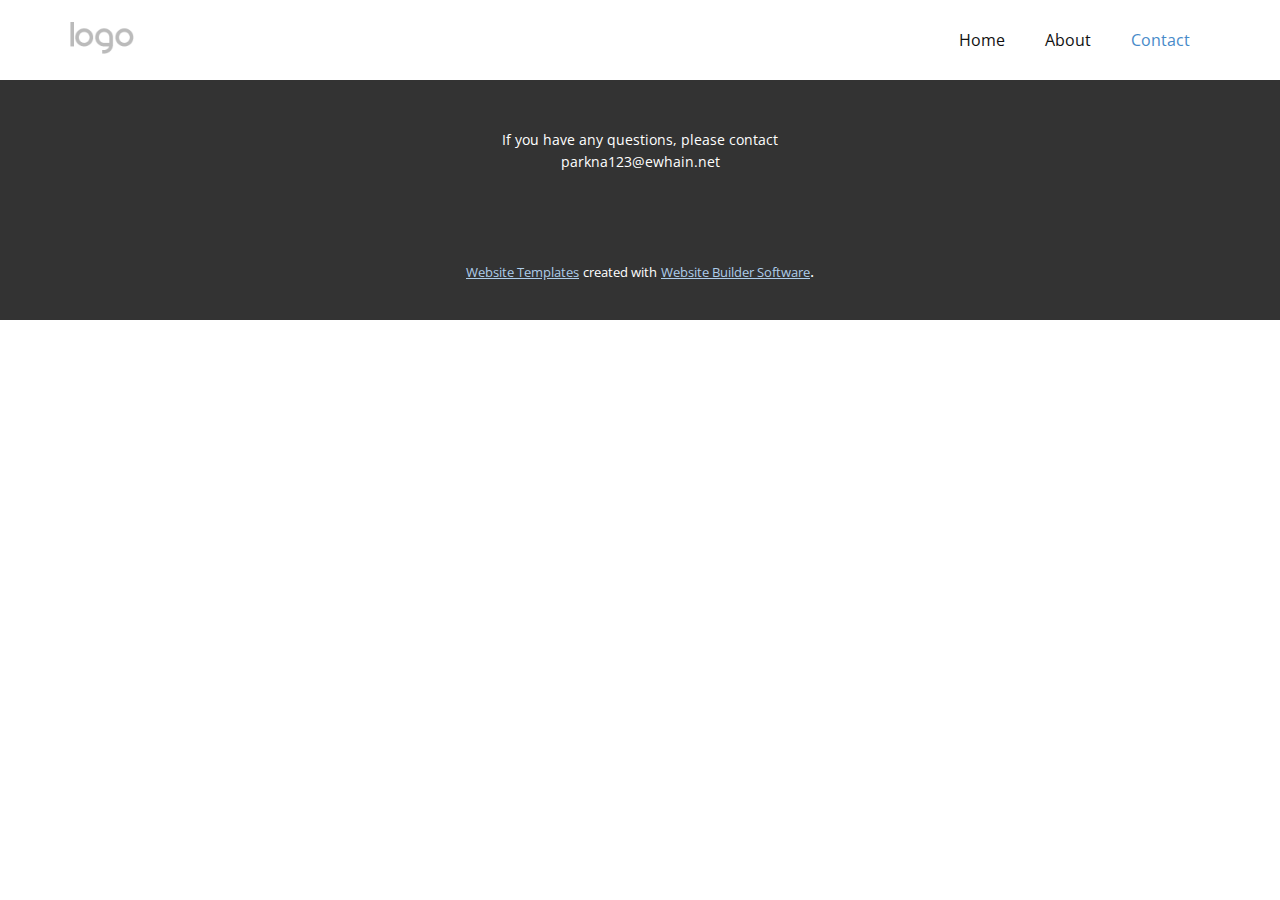
<file: Contact.html>
<!DOCTYPE html>
<html style="font-size: 16px;">
  <head>
    <meta name="viewport" content="width=device-width, initial-scale=1.0">
    <meta charset="utf-8">
    <meta name="keywords" content="">
    <meta name="description" content="">
    <meta name="page_type" content="np-template-header-footer-from-plugin">
    <title>Contact</title>
    <link rel="stylesheet" href="nicepage.css" media="screen">
<link rel="stylesheet" href="Contact.css" media="screen">
    <script class="u-script" type="text/javascript" src="jquery.js" defer=""></script>
    <script class="u-script" type="text/javascript" src="nicepage.js" defer=""></script>
    <meta name="generator" content="Nicepage 3.24.3, nicepage.com">
    <link id="u-theme-google-font" rel="stylesheet" href="https://fonts.googleapis.com/css?family=Roboto:100,100i,300,300i,400,400i,500,500i,700,700i,900,900i|Open+Sans:300,300i,400,400i,600,600i,700,700i,800,800i">
    
    <script type="application/ld+json">{
		"@context": "http://schema.org",
		"@type": "Organization",
		"name": "",
		"logo": "images/default-logo.png"
}</script>
    <meta name="theme-color" content="#478ac9">
    <meta property="og:title" content="Contact">
    <meta property="og:type" content="website">
  </head>
  <body class="u-body"><header class="u-clearfix u-header u-header" id="sec-246d"><div class="u-clearfix u-sheet u-valign-middle u-sheet-1">
        <a href="https://nicepage.com" class="u-image u-logo u-image-1">
          <img src="images/default-logo.png" class="u-logo-image u-logo-image-1">
        </a>
        <nav class="u-menu u-menu-dropdown u-offcanvas u-menu-1">
          <div class="menu-collapse" style="font-size: 1rem; letter-spacing: 0px;">
            <a class="u-button-style u-custom-left-right-menu-spacing u-custom-padding-bottom u-custom-top-bottom-menu-spacing u-nav-link u-text-active-palette-1-base u-text-hover-palette-2-base" href="#">
              <svg><use xmlns:xlink="http://www.w3.org/1999/xlink" xlink:href="#menu-hamburger"></use></svg>
              <svg version="1.1" xmlns="http://www.w3.org/2000/svg" xmlns:xlink="http://www.w3.org/1999/xlink"><defs><symbol id="menu-hamburger" viewBox="0 0 16 16" style="width: 16px; height: 16px;"><rect y="1" width="16" height="2"></rect><rect y="7" width="16" height="2"></rect><rect y="13" width="16" height="2"></rect>
</symbol>
</defs></svg>
            </a>
          </div>
          <div class="u-nav-container">
            <ul class="u-nav u-unstyled u-nav-1"><li class="u-nav-item"><a class="u-button-style u-nav-link u-text-active-palette-1-base u-text-hover-palette-2-base" href="Home.html" style="padding: 10px 20px;">Home</a>
</li><li class="u-nav-item"><a class="u-button-style u-nav-link u-text-active-palette-1-base u-text-hover-palette-2-base" href="About.html" style="padding: 10px 20px;">About</a>
</li><li class="u-nav-item"><a class="u-button-style u-nav-link u-text-active-palette-1-base u-text-hover-palette-2-base" href="Contact.html" style="padding: 10px 20px;">Contact</a>
</li></ul>
          </div>
          <div class="u-nav-container-collapse">
            <div class="u-black u-container-style u-inner-container-layout u-opacity u-opacity-95 u-sidenav">
              <div class="u-sidenav-overflow">
                <div class="u-menu-close"></div>
                <ul class="u-align-center u-nav u-popupmenu-items u-unstyled u-nav-2"><li class="u-nav-item"><a class="u-button-style u-nav-link" href="Home.html">Home</a>
</li><li class="u-nav-item"><a class="u-button-style u-nav-link" href="About.html">About</a>
</li><li class="u-nav-item"><a class="u-button-style u-nav-link" href="Contact.html">Contact</a>
</li></ul>
              </div>
            </div>
            <div class="u-black u-menu-overlay u-opacity u-opacity-70"></div>
          </div>
        </nav>
      </div></header> 
    
    
    <footer class="u-align-center u-clearfix u-footer u-grey-80 u-footer" id="sec-61d9"><div class="u-clearfix u-sheet u-sheet-1">
        <p class="u-small-text u-text u-text-variant u-text-1">If you have any questions, please contact <br>parkna123@ewhain.net</p>
      </div></footer>
    <section class="u-backlink u-clearfix u-grey-80">
      <a class="u-link" href="https://nicepage.com/website-templates" target="_blank">
        <span>Website Templates</span>
      </a>
      <p class="u-text">
        <span>created with</span>
      </p>
      <a class="u-link" href="https://nicepage.com/" target="_blank">
        <span>Website Builder Software</span>
      </a>. 
    </section>
  </body>
</html>
</file>
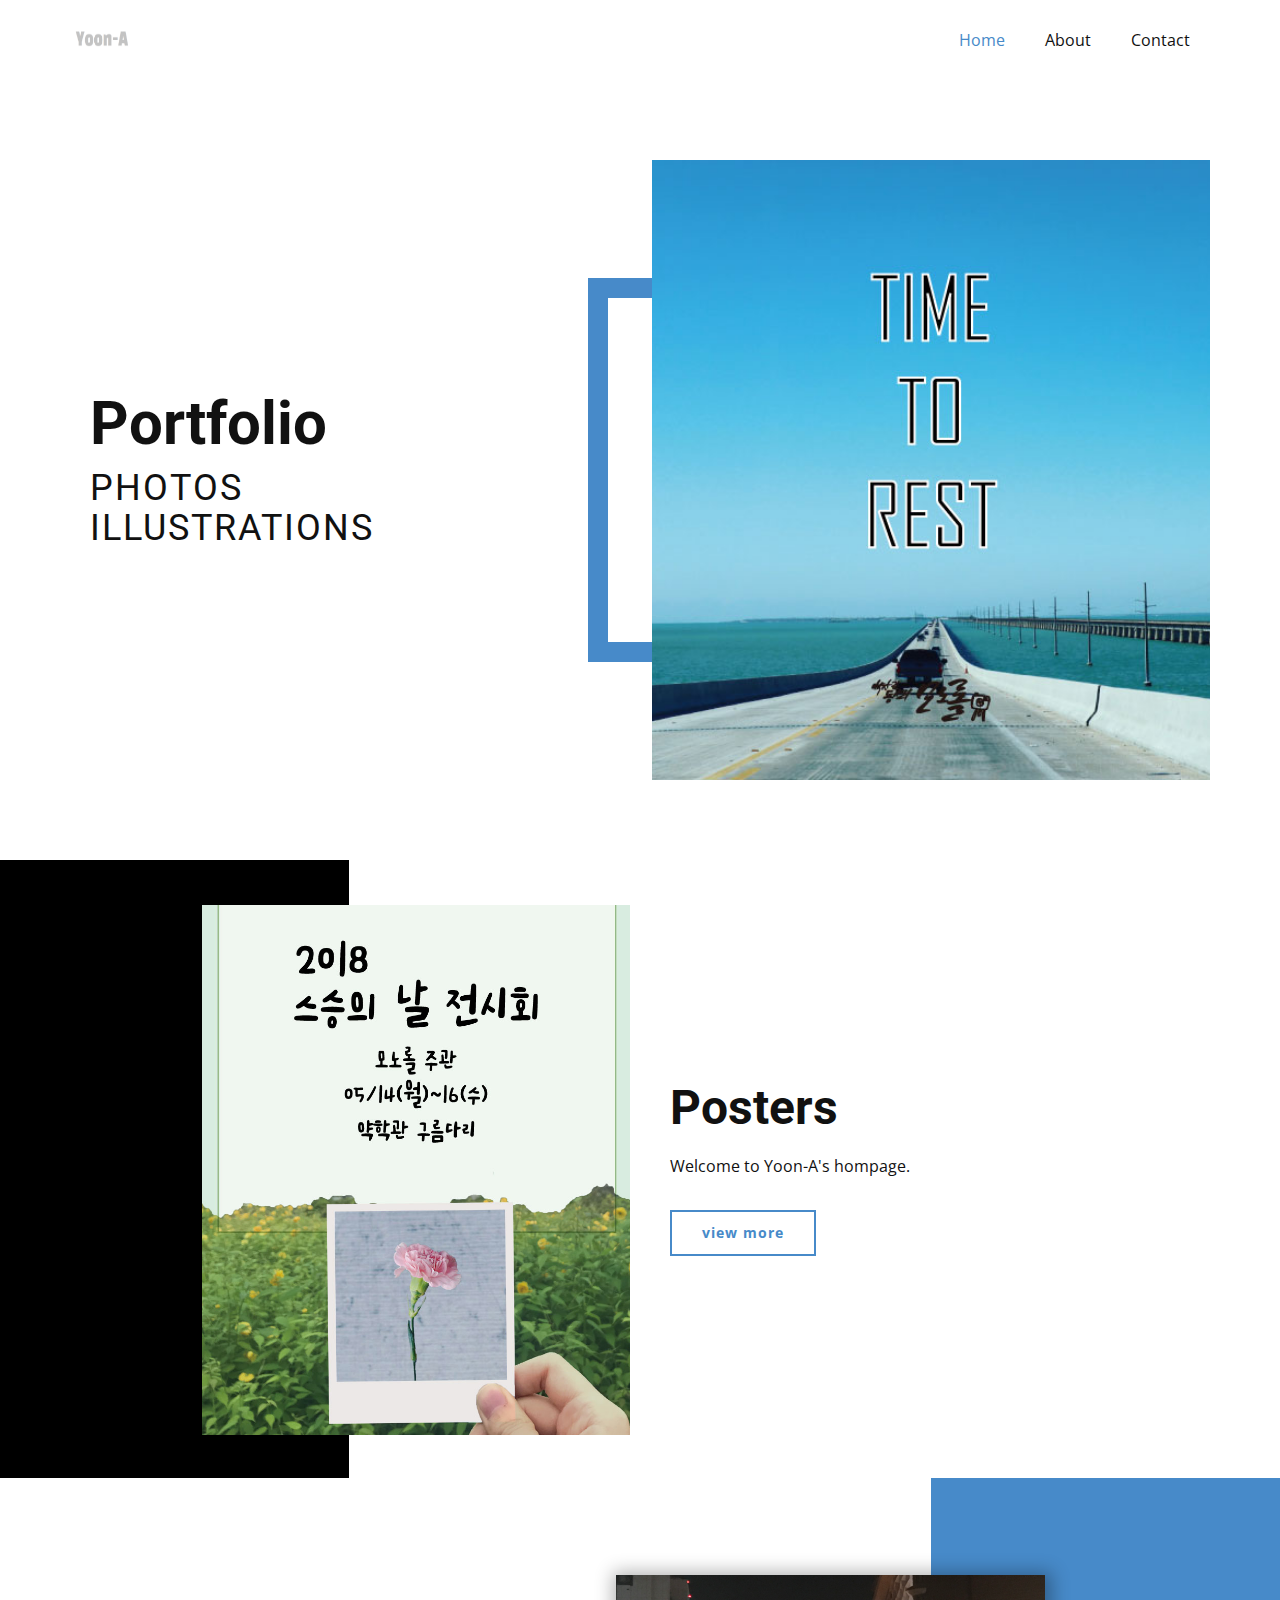
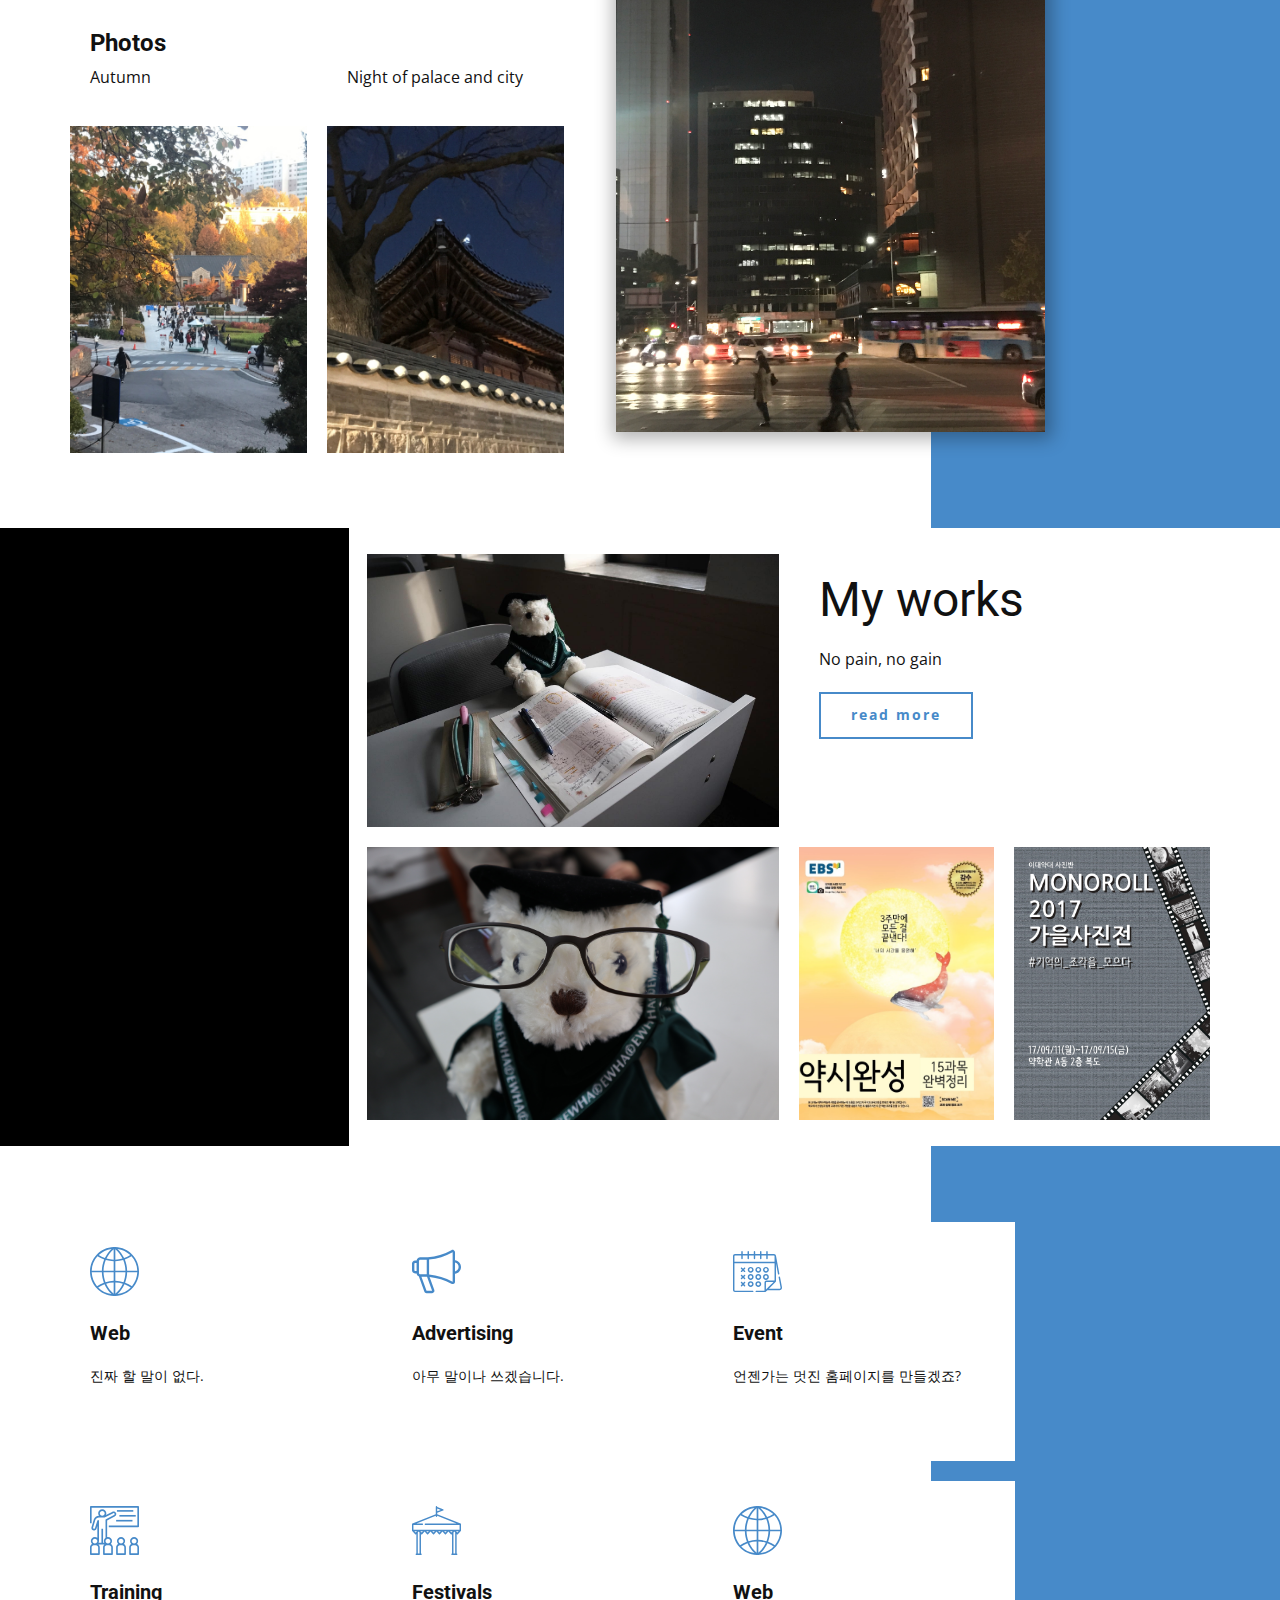
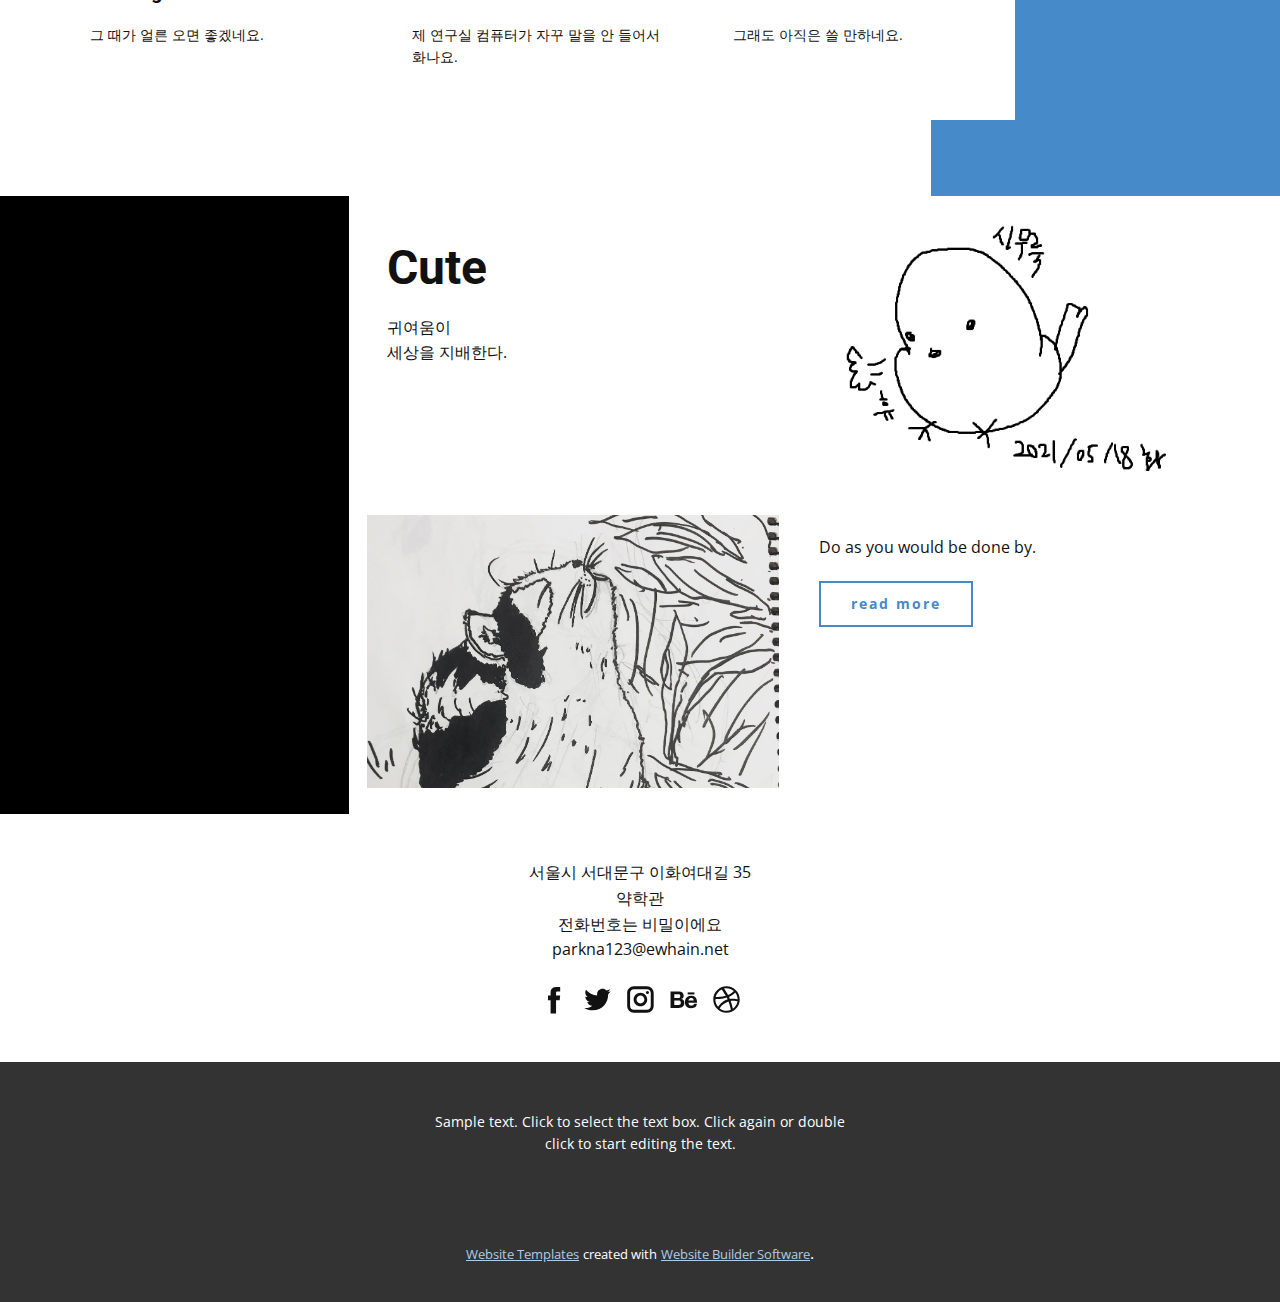
<file: Home.html>
<!DOCTYPE html>
<html style="font-size: 16px;">
  <head>
    <meta name="viewport" content="width=device-width, initial-scale=1.0">
    <meta charset="utf-8">
    <meta name="keywords" content="The Creative Studio, We are cultural engineers, AboutCreative Studio, How We Work, Hey! You know what?">
    <meta name="description" content="">
    <meta name="page_type" content="np-template-header-footer-from-plugin">
    <title>Home</title>
    <link rel="stylesheet" href="nicepage.css" media="screen">
<link rel="stylesheet" href="Home.css" media="screen">
    <script class="u-script" type="text/javascript" src="jquery.js" defer=""></script>
    <script class="u-script" type="text/javascript" src="nicepage.js" defer=""></script>
    <meta name="generator" content="Nicepage 3.24.3, nicepage.com">
    <link id="u-theme-google-font" rel="stylesheet" href="https://fonts.googleapis.com/css?family=Roboto:100,100i,300,300i,400,400i,500,500i,700,700i,900,900i|Open+Sans:300,300i,400,400i,600,600i,700,700i,800,800i">
    
    
    
    
    
    
    
    
    <script type="application/ld+json">{
		"@context": "http://schema.org",
		"@type": "Organization",
		"name": "",
		"logo": "images/default-logo.png"
}</script>
    <meta name="theme-color" content="#478ac9">
    <meta property="og:title" content="Home">
    <meta property="og:type" content="website">
  </head>
  <body data-home-page="Home.html" data-home-page-title="Home" class="u-body"><header class="u-clearfix u-header u-header" id="sec-246d"><div class="u-clearfix u-sheet u-valign-middle u-sheet-1">
        <a href="Home.html" class="u-image u-logo u-image-1">
          <img src="images/yoona.png" class="u-logo-image u-logo-image-1">
        </a>
        <nav class="u-menu u-menu-dropdown u-offcanvas u-menu-1">
          <div class="menu-collapse" style="font-size: 1rem; letter-spacing: 0px;">
            <a class="u-button-style u-custom-left-right-menu-spacing u-custom-padding-bottom u-custom-top-bottom-menu-spacing u-nav-link u-text-active-palette-1-base u-text-hover-palette-2-base" href="#">
              <svg><use xmlns:xlink="http://www.w3.org/1999/xlink" xlink:href="#menu-hamburger"></use></svg>
              <svg version="1.1" xmlns="http://www.w3.org/2000/svg" xmlns:xlink="http://www.w3.org/1999/xlink"><defs><symbol id="menu-hamburger" viewBox="0 0 16 16" style="width: 16px; height: 16px;"><rect y="1" width="16" height="2"></rect><rect y="7" width="16" height="2"></rect><rect y="13" width="16" height="2"></rect>
</symbol>
</defs></svg>
            </a>
          </div>
          <div class="u-nav-container">
            <ul class="u-nav u-unstyled u-nav-1"><li class="u-nav-item"><a class="u-button-style u-nav-link u-text-active-palette-1-base u-text-hover-palette-2-base" href="Home.html" style="padding: 10px 20px;">Home</a>
</li><li class="u-nav-item"><a class="u-button-style u-nav-link u-text-active-palette-1-base u-text-hover-palette-2-base" href="About.html" style="padding: 10px 20px;">About</a>
</li><li class="u-nav-item"><a class="u-button-style u-nav-link u-text-active-palette-1-base u-text-hover-palette-2-base" href="Contact.html" style="padding: 10px 20px;">Contact</a>
</li></ul>
          </div>
          <div class="u-nav-container-collapse">
            <div class="u-black u-container-style u-inner-container-layout u-opacity u-opacity-95 u-sidenav">
              <div class="u-sidenav-overflow">
                <div class="u-menu-close"></div>
                <ul class="u-align-center u-nav u-popupmenu-items u-unstyled u-nav-2"><li class="u-nav-item"><a class="u-button-style u-nav-link" href="home.html">Home</a>
</li><li class="u-nav-item"><a class="u-button-style u-nav-link" href="About.html">About</a>
</li><li class="u-nav-item"><a class="u-button-style u-nav-link" href="Contact.html">Contact</a>
</li></ul>
              </div>
            </div>
            <div class="u-black u-menu-overlay u-opacity u-opacity-70"></div>
          </div>
        </nav>
      </div></header>
    <section class="u-clearfix u-section-1" id="carousel_596d">
      <div class="u-clearfix u-sheet u-sheet-1">
        <div class="u-clearfix u-expanded-width u-layout-wrap u-layout-wrap-1">
          <div class="u-layout">
            <div class="u-layout-row">
              <div class="u-container-style u-layout-cell u-left-cell u-size-30 u-layout-cell-1">
                <div class="u-container-layout u-valign-middle-lg u-valign-middle-md u-valign-middle-sm u-valign-middle-xl u-container-layout-1">
                  <h1 class="u-text u-title u-text-1">Portfolio</h1>
                  <h2 class="u-subtitle u-text u-text-2">Photos<br>Illustrations</h2>
                </div>
              </div>
              <div class="u-container-style u-expand-resize u-layout-cell u-right-cell u-size-30 u-layout-cell-2">
                <div class="u-container-layout">
                  <div class="u-border-20 u-border-palette-1-base u-shape u-shape-rectangle u-shape-1"></div>
                  <img class="u-expanded-height u-image u-image-1" src="images/6fsdwrgtwert.jpg">
                </div>
              </div>
            </div>
          </div>
        </div>
      </div>
    </section>
    <section class="u-clearfix u-section-2" id="carousel_dbf5">
      <div class="u-clearfix u-sheet u-sheet-1">
        <div class="u-clearfix u-expanded-width u-gutter-20 u-layout-wrap u-layout-wrap-1">
          <div class="u-layout">
            <div class="u-layout-row">
              <div class="u-container-style u-expand-resize u-layout-cell u-left-cell u-size-30 u-layout-cell-1">
                <div class="u-container-layout">
                  <div class="u-black u-expanded-height-lg u-expanded-height-md u-expanded-height-sm u-expanded-height-xl u-shape u-shape-rectangle u-shape-1"></div>
                  <img class="u-image u-image-1" src="images/5asdfsda.jpg">
                </div>
              </div>
              <div class="u-container-style u-layout-cell u-right-cell u-size-30 u-layout-cell-2">
                <div class="u-container-layout u-valign-middle u-container-layout-2">
                  <h2 class="u-text u-text-1">Posters</h2>
                  <p class="u-text u-text-2">Welcome to Yoon-A's hompage.</p>
                  <a href="https://marblingmintchoco.github.io/" class="u-border-2 u-border-palette-1-base u-btn u-button-style u-text-palette-1-base u-btn-1">view more</a>
                </div>
              </div>
            </div>
          </div>
        </div>
      </div>
    </section>
    <section class="u-clearfix u-section-3" id="carousel_4d92">
      <div class="u-expanded-height u-palette-1-base u-shape u-shape-rectangle u-shape-1"></div>
      <div class="u-clearfix u-sheet u-sheet-1">
        <div class="u-clearfix u-gutter-20 u-layout-wrap u-layout-wrap-1">
          <div class="u-layout">
            <div class="u-layout-row">
              <div class="u-size-30 u-size-60-md">
                <div class="u-layout-col">
                  <div class="u-size-30">
                    <div class="u-layout-row">
                      <div class="u-container-style u-layout-cell u-left-cell u-size-30 u-layout-cell-1">
                        <div class="u-container-layout u-valign-bottom u-container-layout-1">
                          <h4 class="u-text u-text-1">Photos</h4>
                          <p class="u-text u-text-2">Autumn</p>
                        </div>
                      </div>
                      <div class="u-container-style u-layout-cell u-size-30 u-layout-cell-2">
                        <div class="u-container-layout u-valign-bottom u-container-layout-2">
                          <h4 class="u-text u-text-3"></h4>
                          <p class="u-text u-text-4">Night of palace and city</p>
                        </div>
                      </div>
                    </div>
                  </div>
                  <div class="u-size-30">
                    <div class="u-layout-row">
                      <div class="u-container-style u-image u-layout-cell u-left-cell u-size-30 u-image-1">
                        <div class="u-container-layout"></div>
                      </div>
                      <div class="u-container-style u-image u-layout-cell u-size-30 u-image-2">
                        <div class="u-container-layout"></div>
                      </div>
                    </div>
                  </div>
                </div>
              </div>
              <div class="u-size-30 u-size-60-md">
                <div class="u-layout-col">
                  <div class="u-container-style u-expand-resize u-layout-cell u-right-cell u-size-60 u-layout-cell-5">
                    <div class="u-container-layout">
                      <img class="u-image u-image-3" src="images/4.jpg">
                    </div>
                  </div>
                </div>
              </div>
            </div>
          </div>
        </div>
      </div>
    </section>
    <section class="u-clearfix u-section-4" id="carousel_7e74">
      <div class="u-black u-expanded-height u-shape u-shape-rectangle u-shape-1"></div>
      <div class="u-clearfix u-sheet u-sheet-1">
        <div class="u-clearfix u-gutter-20 u-layout-wrap u-layout-wrap-1">
          <div class="u-gutter-0 u-layout">
            <div class="u-layout-col">
              <div class="u-size-30">
                <div class="u-layout-row">
                  <div class="u-container-style u-image u-layout-cell u-left-cell u-size-30 u-image-1">
                    <div class="u-container-layout"></div>
                  </div>
                  <div class="u-align-right-sm u-align-right-xs u-container-style u-layout-cell u-right-cell u-size-30 u-layout-cell-2">
                    <div class="u-container-layout u-container-layout-2">
                      <h2 class="u-text u-text-1">My works</h2>
                      <p class="u-text u-text-2">No pain, no gain</p>
                      <a href="https://dic.daum.net/search.do?q=no%20pain%20no%20gain&dic=eng" class="u-border-2 u-border-palette-1-base u-btn u-button-style u-btn-1">read more</a>
                    </div>
                  </div>
                </div>
              </div>
              <div class="u-size-30">
                <div class="u-layout-row">
                  <div class="u-container-style u-image u-layout-cell u-left-cell u-size-30 u-size-60-md u-image-2">
                    <div class="u-container-layout"></div>
                  </div>
                  <div class="u-container-style u-image u-layout-cell u-size-15 u-size-30-md u-image-3">
                    <div class="u-container-layout"></div>
                  </div>
                  <div class="u-container-style u-image u-layout-cell u-right-cell u-size-15 u-size-30-md u-image-4">
                    <div class="u-container-layout"></div>
                  </div>
                </div>
              </div>
            </div>
          </div>
        </div>
      </div>
    </section>
    <section class="u-clearfix u-section-5" id="carousel_4aa7">
      <div class="u-expanded-height u-palette-1-base u-shape u-shape-rectangle u-shape-1"></div>
      <div class="u-clearfix u-sheet u-sheet-1">
        <div class="u-clearfix u-gutter-20 u-layout-wrap u-layout-wrap-1">
          <div class="u-gutter-0 u-layout">
            <div class="u-layout-col">
              <div class="u-size-30">
                <div class="u-layout-row">
                  <div class="u-container-style u-layout-cell u-left-cell u-size-20 u-layout-cell-1">
                    <div class="u-container-layout u-container-layout-1"><span class="u-icon u-icon-circle u-text-palette-1-base u-icon-1"><svg class="u-svg-link" preserveAspectRatio="xMidYMin slice" viewBox="0 0 58 58"><use xmlns:xlink="http://www.w3.org/1999/xlink" xlink:href="#svg-696c"></use></svg><svg xmlns="http://www.w3.org/2000/svg" xmlns:xlink="http://www.w3.org/1999/xlink" version="1.1" id="svg-696c" x="0px" y="0px" viewBox="0 0 58 58" style="enable-background:new 0 0 58 58;" xml:space="preserve" class="u-svg-content"><path d="M50.688,48.222C55.232,43.101,58,36.369,58,29c0-7.667-2.996-14.643-7.872-19.834c0,0,0-0.001,0-0.001  c-0.004-0.006-0.01-0.008-0.013-0.013c-5.079-5.399-12.195-8.855-20.11-9.126l-0.001-0.001L29.439,0.01C29.293,0.005,29.147,0,29,0  s-0.293,0.005-0.439,0.01l-0.563,0.015l-0.001,0.001c-7.915,0.271-15.031,3.727-20.11,9.126c-0.004,0.005-0.01,0.007-0.013,0.013  c0,0,0,0.001-0.001,0.002C2.996,14.357,0,21.333,0,29c0,7.369,2.768,14.101,7.312,19.222c0.006,0.009,0.006,0.019,0.013,0.028  c0.018,0.025,0.044,0.037,0.063,0.06c5.106,5.708,12.432,9.385,20.608,9.665l0.001,0.001l0.563,0.015C28.707,57.995,28.853,58,29,58  s0.293-0.005,0.439-0.01l0.563-0.015l0.001-0.001c8.185-0.281,15.519-3.965,20.625-9.685c0.013-0.017,0.034-0.022,0.046-0.04  C50.682,48.241,50.682,48.231,50.688,48.222z M2.025,30h12.003c0.113,4.239,0.941,8.358,2.415,12.217  c-2.844,1.029-5.563,2.409-8.111,4.131C4.585,41.891,2.253,36.21,2.025,30z M8.878,11.023c2.488,1.618,5.137,2.914,7.9,3.882  C15.086,19.012,14.15,23.44,14.028,28H2.025C2.264,21.493,4.812,15.568,8.878,11.023z M55.975,28H43.972  c-0.122-4.56-1.058-8.988-2.75-13.095c2.763-0.968,5.412-2.264,7.9-3.882C53.188,15.568,55.736,21.493,55.975,28z M28,14.963  c-2.891-0.082-5.729-0.513-8.471-1.283C21.556,9.522,24.418,5.769,28,2.644V14.963z M28,16.963V28H16.028  c0.123-4.348,1.035-8.565,2.666-12.475C21.7,16.396,24.821,16.878,28,16.963z M30,16.963c3.179-0.085,6.3-0.566,9.307-1.438  c1.631,3.91,2.543,8.127,2.666,12.475H30V16.963z M30,14.963V2.644c3.582,3.125,6.444,6.878,8.471,11.036  C35.729,14.45,32.891,14.881,30,14.963z M40.409,13.072c-1.921-4.025-4.587-7.692-7.888-10.835  c5.856,0.766,11.125,3.414,15.183,7.318C45.4,11.017,42.956,12.193,40.409,13.072z M17.591,13.072  c-2.547-0.879-4.991-2.055-7.294-3.517c4.057-3.904,9.327-6.552,15.183-7.318C22.178,5.38,19.512,9.047,17.591,13.072z M16.028,30  H28v10.038c-3.307,0.088-6.547,0.604-9.661,1.541C16.932,37.924,16.141,34.019,16.028,30z M28,42.038v13.318  c-3.834-3.345-6.84-7.409-8.884-11.917C21.983,42.594,24.961,42.124,28,42.038z M30,55.356V42.038  c3.039,0.085,6.017,0.556,8.884,1.4C36.84,47.947,33.834,52.011,30,55.356z M30,40.038V30h11.972  c-0.113,4.019-0.904,7.924-2.312,11.58C36.547,40.642,33.307,40.126,30,40.038z M43.972,30h12.003  c-0.228,6.21-2.559,11.891-6.307,16.348c-2.548-1.722-5.267-3.102-8.111-4.131C43.032,38.358,43.859,34.239,43.972,30z   M9.691,47.846c2.366-1.572,4.885-2.836,7.517-3.781c1.945,4.36,4.737,8.333,8.271,11.698C19.328,54.958,13.823,52.078,9.691,47.846  z M32.521,55.763c3.534-3.364,6.326-7.337,8.271-11.698c2.632,0.945,5.15,2.209,7.517,3.781  C44.177,52.078,38.672,54.958,32.521,55.763z"></path><g></g><g></g><g></g><g></g><g></g><g></g><g></g><g></g><g></g><g></g><g></g><g></g><g></g><g></g><g></g></svg></span>
                      <h4 class="u-text u-text-1">Web</h4>
                      <p class="u-text u-text-2">진짜 할 말이 없다.</p>
                    </div>
                  </div>
                  <div class="u-container-style u-layout-cell u-size-20 u-layout-cell-2">
                    <div class="u-container-layout u-container-layout-2"><span class="u-icon u-icon-circle u-text-palette-1-base u-icon-2"><svg class="u-svg-link" preserveAspectRatio="xMidYMin slice" viewBox="0 0 512 512"><use xmlns:xlink="http://www.w3.org/1999/xlink" xlink:href="#svg-d436"></use></svg><svg xmlns="http://www.w3.org/2000/svg" xmlns:xlink="http://www.w3.org/1999/xlink" version="1.1" id="svg-d436" x="0px" y="0px" viewBox="0 0 512 512" style="enable-background:new 0 0 512 512;" xml:space="preserve" class="u-svg-content"><g><g><path d="M449.511,137.648v-82.38c0-9.072-4.668-17.227-12.487-21.814c-7.849-4.605-17.29-4.7-25.251-0.247    c-76.024,42.516-158.725,67.345-245.805,73.802c-0.667,0.049-79.372,0.393-79.372,0.393c-19.767,0-36.105,14.923-38.366,34.091    H32.075C14.39,141.493,0,155.881,0,173.567v70.468c0,17.686,14.39,32.075,32.075,32.075h16.153    c1.628,13.795,10.544,25.383,22.785,30.799l57.485,158.648c3.593,9.875,13.067,16.511,23.578,16.511h57.687    c8.178,0,15.86-3.999,20.551-10.697c4.691-6.7,5.822-15.287,3.03-22.96l-49.389-136.237    c80.482,8.361,157.039,32.601,227.817,72.183c3.905,2.184,8.166,3.273,12.42,3.273c4.417-0.001,8.83-1.175,12.829-3.521    c7.819-4.588,12.489-12.742,12.489-21.816v-82.38C484.711,275.353,512,245.204,512,208.781    C512,172.357,484.711,142.207,449.511,137.648z M47.951,251.372H32.075c-4.047,0-7.338-3.291-7.338-7.338v-70.467    c0-4.044,3.291-7.337,7.338-7.337h15.876V251.372z M80.93,284.245c-4.85-2.174-8.242-7.039-8.242-12.688V146.044h0.001    c0-7.667,6.239-13.905,13.906-13.905h67.333v153.324c0,0-67.92-0.026-68.213-0.044C83.234,285.132,82.712,285.004,80.93,284.245z     M210.091,456.853c0.04,0.101,0.066,0.173-0.041,0.324c-0.105,0.151-0.183,0.151-0.288,0.151h-57.687    c-0.147,0-0.282-0.093-0.327-0.215L98.515,310.199h58.411L210.091,456.853z M424.774,362.294c0,0.179,0,0.322-0.267,0.479    c-0.318,0.184-0.508,0.079-0.66-0.006c-76.034-42.52-158.469-68.045-245.182-75.96v-156.04    c86.72-7.927,169.155-33.454,245.179-75.97c0.156-0.085,0.349-0.19,0.663-0.006c0.267,0.157,0.267,0.298,0.267,0.477V362.294z     M449.511,254.873v-92.185c21.503,4.314,37.752,23.339,37.752,46.092C487.263,231.534,471.013,250.56,449.511,254.873z"></path>
</g>
</g><g></g><g></g><g></g><g></g><g></g><g></g><g></g><g></g><g></g><g></g><g></g><g></g><g></g><g></g><g></g></svg></span>
                      <h4 class="u-text u-text-3">Advertising</h4>
                      <p class="u-text u-text-4">아무 말이나 쓰겠습니다.</p>
                    </div>
                  </div>
                  <div class="u-container-style u-layout-cell u-right-cell u-size-20 u-white u-layout-cell-3">
                    <div class="u-container-layout u-container-layout-3"><span class="u-icon u-icon-circle u-text-palette-1-base u-icon-3"><svg class="u-svg-link" preserveAspectRatio="xMidYMin slice" viewBox="0 0 512 512"><use xmlns:xlink="http://www.w3.org/1999/xlink" xlink:href="#svg-5152"></use></svg><svg xmlns="http://www.w3.org/2000/svg" xmlns:xlink="http://www.w3.org/1999/xlink" version="1.1" id="svg-5152" x="0px" y="0px" viewBox="0 0 512 512" style="enable-background:new 0 0 512 512;" xml:space="preserve" class="u-svg-content"><g><g><path d="M184.698,208.046c-16.869,0-30.593,13.724-30.593,30.593s13.724,30.593,30.593,30.593    c16.869,0,30.593-13.724,30.593-30.593S201.567,208.046,184.698,208.046z M184.698,254.231c-8.598,0-15.592-6.994-15.592-15.592    c0-8.598,6.994-15.592,15.592-15.592c8.597,0,15.592,6.994,15.592,15.592C200.29,247.236,193.295,254.231,184.698,254.231z"></path>
</g>
</g><g><g><path d="M264.457,208.046c-16.869,0-30.594,13.724-30.594,30.593s13.725,30.593,30.594,30.593s30.593-13.724,30.593-30.593    S281.326,208.046,264.457,208.046z M264.457,254.231c-8.599,0-15.593-6.994-15.593-15.592s6.995-15.592,15.593-15.592    s15.592,6.994,15.592,15.592S273.054,254.231,264.457,254.231z"></path>
</g>
</g><g><g><path d="M344.216,208.046c-16.869,0-30.593,13.724-30.593,30.593s13.724,30.593,30.593,30.593s30.593-13.724,30.593-30.593    S361.084,208.046,344.216,208.046z M344.216,254.231c-8.598,0-15.592-6.994-15.592-15.592s6.995-15.592,15.592-15.592    c8.597,0,15.592,6.994,15.592,15.592S352.813,254.231,344.216,254.231z"></path>
</g>
</g><g><g><path d="M184.698,282.671c-16.869,0-30.593,13.724-30.593,30.593c0,16.869,13.724,30.593,30.593,30.593    c16.869,0,30.593-13.724,30.593-30.593C215.291,296.395,201.567,282.671,184.698,282.671z M184.698,328.856    c-8.598,0-15.592-6.994-15.592-15.592c0-8.598,6.994-15.592,15.592-15.592c8.597,0,15.592,6.994,15.592,15.592    C200.29,321.862,193.295,328.856,184.698,328.856z"></path>
</g>
</g><g><g><path d="M344.216,282.671c-16.869,0-30.593,13.724-30.593,30.593c0,16.869,13.724,30.593,30.593,30.593    s30.593-13.724,30.593-30.593C374.808,296.395,361.084,282.671,344.216,282.671z M344.216,328.856    c-8.598,0-15.592-6.994-15.592-15.592c0-8.598,6.995-15.592,15.592-15.592c8.597,0,15.592,6.994,15.592,15.592    C359.807,321.862,352.813,328.856,344.216,328.856z"></path>
</g>
</g><g><g><path d="M264.457,282.671c-16.869,0-30.594,13.724-30.594,30.593c0,16.869,13.725,30.593,30.594,30.593    s30.593-13.724,30.593-30.593C295.05,296.395,281.326,282.671,264.457,282.671z M264.457,328.856    c-8.599,0-15.593-6.994-15.593-15.592c0-8.598,6.995-15.592,15.593-15.592s15.592,6.994,15.592,15.592    C280.049,321.862,273.054,328.856,264.457,328.856z"></path>
</g>
</g><g><g><path d="M264.457,357.296c-16.869,0-30.593,13.725-30.593,30.594s13.724,30.593,30.593,30.593s30.593-13.724,30.593-30.593    S281.326,357.296,264.457,357.296z M264.457,403.481c-8.599,0-15.593-6.994-15.593-15.592c0.001-8.597,6.995-15.593,15.593-15.593    s15.592,6.994,15.592,15.593C280.049,396.487,273.054,403.481,264.457,403.481z"></path>
</g>
</g><g><g><path d="M184.698,357.296c-16.869,0-30.593,13.725-30.593,30.594s13.724,30.593,30.593,30.593    c16.869,0,30.593-13.724,30.593-30.593S201.567,357.296,184.698,357.296z M184.698,403.481c-8.598,0-15.592-6.994-15.592-15.592    c0-8.598,6.994-15.593,15.592-15.593c8.597,0,15.592,6.994,15.592,15.593C200.289,396.487,193.295,403.481,184.698,403.481z"></path>
</g>
</g><g><g><path d="M115.548,238.64l11.026-11.026c2.929-2.929,2.929-7.677-0.001-10.607c-2.928-2.928-7.677-2.929-10.607,0.001    l-11.025,11.025l-11.025-11.025c-2.929-2.929-7.678-2.93-10.607-0.001c-2.93,2.93-2.93,7.678-0.001,10.607l11.026,11.026    l-11.026,11.026c-2.931,2.928-2.931,7.676-0.001,10.607c1.464,1.464,3.384,2.196,5.303,2.196s3.839-0.732,5.304-2.197    l11.025-11.025l11.025,11.025c1.465,1.465,3.384,2.197,5.304,2.197c1.919,0,3.839-0.732,5.303-2.196    c2.93-2.93,2.93-7.678,0.001-10.607L115.548,238.64z"></path>
</g>
</g><g><g><path d="M115.548,313.265l11.026-11.026c2.929-2.929,2.929-7.677-0.001-10.607c-2.928-2.928-7.677-2.929-10.607,0.001    l-11.025,11.025l-11.025-11.025c-2.929-2.93-7.678-2.929-10.607-0.001c-2.93,2.93-2.93,7.678-0.001,10.607l11.026,11.026    l-11.026,11.026c-2.931,2.928-2.931,7.676-0.001,10.607c1.464,1.464,3.384,2.196,5.303,2.196s3.839-0.732,5.304-2.197    l11.025-11.025l11.025,11.025c1.465,1.465,3.384,2.197,5.304,2.197c1.919,0,3.839-0.732,5.303-2.196    c2.93-2.93,2.93-7.678,0.001-10.607L115.548,313.265z"></path>
</g>
</g><g><g><path d="M126.573,398.913l-11.025-11.025l11.025-11.025c2.927-2.929,2.927-7.677-0.002-10.608c-2.93-2.928-7.678-2.928-10.608,0    l-11.025,11.025l-11.025-11.025c-2.93-2.928-7.678-2.928-10.608,0c-2.929,2.93-2.929,7.678,0,10.608l11.025,11.025l-11.025,11.025    c-2.929,2.93-2.929,7.678,0,10.608c1.465,1.464,3.385,2.196,5.304,2.196c1.919,0,3.839-0.732,5.304-2.196l11.025-11.025    l11.025,11.025c1.465,1.464,3.385,2.196,5.304,2.196s3.839-0.732,5.304-2.196C129.502,406.59,129.502,401.842,126.573,398.913z"></path>
</g>
</g><g><g><path d="M511.569,421.227l-20.455-107.645c-0.773-4.069-4.708-6.741-8.77-5.968c-4.069,0.773-6.741,4.699-5.968,8.77    l20.455,107.645c1.144,6.025-3.943,11.712-10.872,11.712h-110.99l71.99-71.989c1.317-1.317,2.196-3.241,2.196-5.304V173.133    l20.569,108.248c0.773,4.069,4.703,6.742,8.769,5.968c4.069-0.773,6.741-4.699,5.968-8.77L449.106,92.522    c-0.509-11.069-9.647-19.923-20.838-19.923h-65.73V48.482c0-4.143-3.357-7.5-7.5-7.5c-4.143,0-7.5,3.357-7.5,7.5v24.116h-50.23    V48.482c0-4.143-3.357-7.5-7.5-7.5s-7.5,3.357-7.5,7.5v24.116h-50.231V48.482c0-4.143-3.357-7.5-7.5-7.5s-7.5,3.357-7.5,7.5    v24.116h-50.23V48.482c0-4.143-3.357-7.5-7.5-7.5s-7.5,3.357-7.5,7.5v24.116h-50.23V48.482c0-4.143-3.357-7.5-7.5-7.5    c-4.143,0-7.5,3.357-7.5,7.5v24.116H20.887C9.37,72.599,0,81.968,0,93.486v356.646c0,11.517,9.37,20.886,20.887,20.886h186.19    c4.143,0,7.5-3.357,7.5-7.5s-3.357-7.5-7.5-7.5H20.887c-3.245,0-5.886-2.64-5.886-5.885V169.981h419.154v180.964h-84.186    c-11.517,0-20.886,9.37-20.886,20.887v84.185h-87.005c-4.143,0-7.5,3.357-7.5,7.5c0,4.143,3.357,7.5,7.5,7.5h94.505    c1.935,0,3.875-0.767,5.304-2.196l18.08-18.08H485.96C502.25,450.741,514.483,436.559,511.569,421.227z M15.001,154.98V93.486    c0-3.245,2.641-5.886,5.886-5.886h65.73v33.69c0,4.143,3.357,7.5,7.5,7.5c4.143,0,7.5-3.357,7.5-7.5v-33.69h50.23v33.69    c0,4.143,3.357,7.5,7.5,7.5s7.5-3.357,7.5-7.5v-33.69h50.23v33.69c0,4.143,3.357,7.5,7.5,7.5s7.5-3.357,7.5-7.5v-33.69h50.231    v33.69c0,4.143,3.357,7.5,7.5,7.5s7.5-3.357,7.5-7.5v-33.69h50.23v33.69c0,4.143,3.357,7.5,7.5,7.5c4.143,0,7.5-3.357,7.5-7.5    v-33.69h65.73c3.245,0,5.886,2.641,5.886,5.886v61.495H15.001z M344.083,445.41v-73.577c0-3.245,2.64-5.886,5.885-5.886h73.578    C416.041,373.453,351.604,437.889,344.083,445.41z"></path>
</g>
</g><g></g><g></g><g></g><g></g><g></g><g></g><g></g><g></g><g></g><g></g><g></g><g></g><g></g><g></g><g></g></svg></span>
                      <h4 class="u-text u-text-5">Event</h4>
                      <p class="u-text u-text-6">언젠가는 멋진 홈페이지를 만들겠죠?</p>
                    </div>
                  </div>
                </div>
              </div>
              <div class="u-size-30">
                <div class="u-layout-row">
                  <div class="u-container-style u-layout-cell u-left-cell u-size-20 u-layout-cell-4">
                    <div class="u-container-layout u-container-layout-4"><span class="u-icon u-icon-circle u-text-palette-1-base u-icon-4"><svg class="u-svg-link" preserveAspectRatio="xMidYMin slice" viewBox="0 0 480 480"><use xmlns:xlink="http://www.w3.org/1999/xlink" xlink:href="#svg-95f2"></use></svg><svg xmlns="http://www.w3.org/2000/svg" xmlns:xlink="http://www.w3.org/1999/xlink" version="1.1" id="svg-95f2" x="0px" y="0px" viewBox="0 0 480 480" style="enable-background:new 0 0 480 480;" xml:space="preserve" class="u-svg-content"><g><g><path d="M472.004,0c-0.001,0-0.003,0-0.004,0H8C3.583-0.001,0.001,3.579,0,7.996C0,7.997,0,7.999,0,8v160h16V16h448v176H184v16    h288c4.417,0.001,7.999-3.579,8-7.996c0-0.001,0-0.003,0-0.004V8C480.001,3.583,476.421,0.001,472.004,0z"></path>
</g>
</g><g><g><rect x="264" y="40" width="160" height="16"></rect>
</g>
</g><g><g><rect x="288" y="88" width="160" height="16"></rect>
</g>
</g><g><g><rect x="256" y="136" width="160" height="16"></rect>
</g>
</g><g><g><path d="M255.362,68.974c-5.477-13.165-20.589-19.397-33.753-13.92c-0.225,0.094-0.449,0.19-0.671,0.29l-64.868,33.65    C158.628,83.692,159.971,77.886,160,72c0-22.091-17.909-40-40-40S80,49.909,80,72c0.03,8.683,2.913,17.116,8.205,24h-0.333    c-22.708,0.152-42.979,14.269-50.996,35.516L15.52,205.125c-5.084,13.206,1.5,28.034,14.707,33.118    c6.022,2.318,12.697,2.279,18.692-0.11c6.888-2.775,12.248-8.379,14.715-15.383L72,196.125v115.783    c-6.884-5.291-15.317-8.174-24-8.205c-22.058-0.033-39.967,17.822-40,39.881c-0.016,10.803,4.344,21.151,12.087,28.685    C7.799,378.547,0.048,391.163,0,404.961V472c-0.001,4.417,3.579,7.999,7.996,8c0.001,0,0.003,0,0.004,0h80    c4.417,0.001,7.999-3.579,8-7.996c0-0.001,0-0.003,0-0.004v-67.039c-0.039-11.339-5.307-22.025-14.276-28.961h60.553    c-8.97,6.936-14.238,17.622-14.276,28.961V472c-0.001,4.417,3.579,7.999,7.996,8c0.001,0,0.003,0,0.004,0h80    c4.417,0.001,7.999-3.579,8-7.996c0-0.001,0-0.003,0-0.004v-67.039c-0.048-13.798-7.799-26.414-20.087-32.692    c15.795-15.417,16.102-40.72,0.685-56.515c-9.494-9.727-23.281-13.962-36.598-11.242V140.859l73.441-38.133    C254.606,97.25,260.838,82.138,255.362,68.974z M120,48c13.255,0,24,10.745,24,24s-10.745,24-24,24    c-13.249-0.014-23.986-10.751-24-24C96,58.745,106.745,48,120,48z M48,319.703c13.255,0,24,10.745,24,24s-10.745,24-24,24    s-24-10.745-24-24C24.014,330.454,34.751,319.718,48,319.703z M80,464H16v-59.039c0.016-11.571,9.393-20.947,20.965-20.961h22.07    c11.571,0.014,20.949,9.39,20.965,20.961V464z M208,404.961V464h-64v-59.039c0.016-11.571,9.393-20.947,20.965-20.961h22.07    C198.607,384.014,207.984,393.39,208,404.961z M176,319.703c13.249,0.014,23.986,10.751,24,24c0,13.255-10.745,24-24,24    s-24-10.745-24-24S162.745,319.703,176,319.703z M240.723,82.32c-1.071,2.748-3.27,4.905-6.039,5.922l-78.367,40.656    C153.665,130.274,152,133.013,152,136v175.908c-14.985,11.08-20.176,31.133-12.448,48.092H128V224h-16v136H84.448    c2.276-5.03,3.475-10.48,3.522-16H88V144c-0.001-4.419-3.584-8-8.002-7.999c-3.493,0.001-6.582,2.268-7.63,5.601L48.48,217.617    c-1.81,4.992-7.325,7.572-12.317,5.761c-0.35-0.127-0.693-0.274-1.027-0.441c-4.615-2.385-6.574-7.953-4.468-12.703l21.355-73.609    c5.759-14.79,19.976-24.556,35.848-24.625h56.645c1.282,0.002,2.546-0.307,3.684-0.898l79.512-41.273    c4.77-1.99,10.268,0.046,12.59,4.664C241.533,76.927,241.686,79.767,240.723,82.32z"></path>
</g>
</g><g><g><path d="M331.913,372.269c15.823-15.416,16.153-40.741,0.737-56.564c-15.416-15.823-40.741-16.153-56.564-0.737    c-15.823,15.416-16.153,40.741-0.737,56.564c0.243,0.249,0.489,0.495,0.738,0.737c-12.287,6.278-20.039,18.894-20.087,32.692V472    c-0.001,4.417,3.579,7.999,7.996,8c0.001,0,0.003,0,0.004,0h80c4.417,0.001,7.999-3.579,8-7.996c0-0.001,0-0.003,0-0.004v-67.039    C351.952,391.163,344.201,378.547,331.913,372.269z M304,319.703c13.255,0,24,10.745,24,24s-10.745,24-24,24s-24-10.745-24-24    C280.014,330.454,290.751,319.718,304,319.703z M336,464h-64v-59.039c0.016-11.571,9.393-20.947,20.965-20.961h22.07    c11.571,0.014,20.949,9.39,20.965,20.961V464z"></path>
</g>
</g><g><g><path d="M459.913,372.269c15.823-15.416,16.153-40.741,0.737-56.564c-15.416-15.823-40.741-16.153-56.564-0.737    c-15.823,15.416-16.153,40.741-0.737,56.564c0.243,0.249,0.489,0.495,0.738,0.737c-12.287,6.278-20.039,18.894-20.087,32.692V472    c-0.001,4.417,3.579,7.999,7.996,8c0.001,0,0.003,0,0.004,0h80c4.417,0.001,7.999-3.579,8-7.996c0-0.001,0-0.003,0-0.004v-67.039    C479.952,391.163,472.201,378.547,459.913,372.269z M432,319.703c13.255,0,24,10.745,24,24s-10.745,24-24,24s-24-10.745-24-24    C408.014,330.454,418.751,319.718,432,319.703z M464,464h-64v-59.039c0.016-11.571,9.393-20.947,20.965-20.961h22.07    c11.571,0.014,20.949,9.39,20.965,20.961V464z"></path>
</g>
</g><g></g><g></g><g></g><g></g><g></g><g></g><g></g><g></g><g></g><g></g><g></g><g></g><g></g><g></g><g></g></svg></span>
                      <h4 class="u-text u-text-7">Training</h4>
                      <p class="u-text u-text-8">그 때가 얼른 오면 좋겠네요.</p>
                    </div>
                  </div>
                  <div class="u-container-style u-layout-cell u-size-20 u-layout-cell-5">
                    <div class="u-container-layout u-container-layout-5"><span class="u-icon u-icon-circle u-text-palette-1-base u-icon-5"><svg class="u-svg-link" preserveAspectRatio="xMidYMin slice" viewBox="0 0 512 512"><use xmlns:xlink="http://www.w3.org/1999/xlink" xlink:href="#svg-b202"></use></svg><svg xmlns="http://www.w3.org/2000/svg" viewBox="0 0 512 512" id="svg-b202" class="u-svg-content"><path d="m511.964844 189.144531c-.003906-.074219-.007813-.144531-.015625-.21875-.015625-.148437-.042969-.292969-.066407-.441406-.019531-.101563-.03125-.207031-.050781-.304687-.023437-.101563-.050781-.195313-.074219-.292969-.039062-.144531-.070312-.285157-.117187-.425781-.011719-.042969-.03125-.082032-.042969-.125-.144531-.417969-.316406-.820313-.523437-1.203126-.019531-.039062-.046875-.074218-.066407-.109374-.097656-.167969-.195312-.335938-.304687-.496094-.109375-.167969-.234375-.328125-.363281-.488282-.019532-.023437-.039063-.054687-.058594-.078124-.28125-.339844-.59375-.652344-.933594-.941407-.03125-.027343-.058594-.054687-.089844-.082031-.113281-.089844-.234374-.175781-.351562-.261719-.082031-.0625-.160156-.125-.246094-.179687-.082031-.054688-.171875-.105469-.257812-.15625-.128906-.082032-.257813-.160156-.394532-.234375-.0625-.03125-.125-.058594-.1875-.089844-.167968-.082031-.332031-.160156-.503906-.230469-.011718-.007812-.023437-.011718-.039062-.019531l-243.78125-97.511719v-14.574218l61.402344-23.023438c2.925781-1.097656 4.867187-3.894531 4.867187-7.023438 0-3.125-1.941406-5.921874-4.867187-7.019531l-61.402344-23.027343v-3.085938c0-4.140625-3.355469-7.5-7.5-7.5-4.140625 0-7.5 3.359375-7.5 7.5v77.753906l-243.78125 97.515625c-.015625.003907-.027344.011719-.042969.019531-.164063.066407-.328125.144532-.488281.222657-.066406.035156-.136719.0625-.203125.097656-.128907.070313-.253907.148437-.378907.222656-.089843.054688-.183593.105469-.273437.164063-.074219.054687-.148437.113281-.226563.167968-.125.089844-.25.179688-.367187.277344-.027344.019532-.046875.042969-.074219.0625-.34375.292969-.664062.613282-.945312.957032-.019532.019531-.035156.042968-.050782.066406-.132812.160156-.257812.328125-.375.5-.109374.160156-.207031.328125-.304687.496094-.019531.039062-.042969.074218-.066406.109374-.210938.390626-.386719.800782-.527344 1.226563-.011719.03125-.027344.066406-.039063.101563-.046874.140624-.082031.292968-.117187.4375-.023437.09375-.050781.1875-.070313.277343-.023437.105469-.035156.214844-.054687.320313-.0234375.140625-.0507812.285156-.0625.429687-.0117188.074219-.0117188.15625-.0195312.234375-.0117188.175782-.02343755.347656-.02343755.523438 0 .015625-.00390625.03125-.00390625.046875v66.265625c0 .074218.0078125.144531.0117188.21875.0039062.136718.0078124.273437.0195312.410156.0117188.113281.0234375.230469.0390625.34375.015625.128906.0351565.253906.0585935.378906.023438.121094.046875.238282.074219.355469.027344.121094.058594.238281.09375.355469.03125.121094.070313.234375.109375.351562.039062.113282.078125.230469.125.34375.042969.113282.089844.222656.140625.335938.050781.109375.105469.222656.164063.332031.054687.109375.113281.214844.171874.320313.0625.105468.125.207031.191407.3125.070312.105468.140625.210937.214843.3125.066407.09375.136719.1875.210938.28125.085938.105468.171875.210937.261719.3125.050781.054687.09375.113281.140625.167968l31.0625 33.132813c1.417968 1.511719 3.398437 2.371093 5.472656 2.371093s4.054688-.859374 5.472656-2.371093l1.523438-1.625v204.363281h-.78125c-4.144532 0-7.5 3.359375-7.5 7.5s3.355468 7.5 7.5 7.5h49.699218c4.140626 0 7.5-3.359375 7.5-7.5s-3.359374-7.5-7.5-7.5h-.78125v-204.363281l1.519532 1.625c1.417968 1.511719 3.398437 2.371093 5.472656 2.371093s4.054688-.859374 5.472656-2.371093l25.589844-27.296875 25.589844 27.296875c1.417968 1.511719 3.398437 2.371093 5.472656 2.371093 2.070312 0 4.050781-.859374 5.46875-2.371093l25.59375-27.296875 25.589844 27.296875c1.417968 1.511719 3.398437 2.371093 5.472656 2.371093 2.070312 0 4.050781-.859374 5.46875-2.371093l25.589844-27.296875 25.589844 27.296875c1.417968 1.511719 3.398437 2.371093 5.472656 2.371093 2.074218 0 4.054687-.859374 5.472656-2.371093l25.589844-27.296875 25.589844 27.296875c1.417968 1.511719 3.398437 2.371093 5.472656 2.371093 2.074218 0 4.054687-.859374 5.472656-2.371093l25.589844-27.292969 25.589844 27.292969c1.417968 1.515625 3.398437 2.371093 5.472656 2.371093 2.074218 0 4.054687-.855468 5.472656-2.367187l1.523438-1.625v204.359375h-.78125c-4.144532 0-7.5 3.359375-7.5 7.5s3.355468 7.5 7.5 7.5h49.699218c4.140625 0 7.5-3.359375 7.5-7.5s-3.359375-7.5-7.5-7.5h-.78125v-204.359375l1.519532 1.621094c1.417968 1.511719 3.398437 2.371093 5.472656 2.371093 2.074218 0 4.054687-.859374 5.472656-2.371093l31.0625-33.132813c.050781-.050781.089844-.109375.140625-.160156.089844-.105469.183594-.210938.269531-.324219.070313-.085937.136719-.175781.203125-.269531.074219-.105469.152344-.214844.222657-.324219.0625-.097656.125-.199219.179687-.296875.066406-.113281.128906-.226562.1875-.339844.050781-.101562.101563-.207031.148437-.3125.054688-.117187.105469-.234374.152344-.355468.042969-.105469.082032-.214844.117188-.320313.042968-.125.082031-.25.121094-.375.027343-.109375.058593-.21875.082031-.328125.03125-.128906.058593-.253906.082031-.386718.019531-.113282.035156-.230469.050781-.34375.019531-.125.035157-.253907.042969-.378907.011719-.125.015625-.25.019531-.371093.003907-.082032.011719-.160157.011719-.242188v-66.265625c0-.015625-.003906-.03125-.003906-.042969-.003906-.183594-.015625-.367187-.03125-.546875zm-211.0625-148.511719-37.40625 14.027344v-28.054687zm-44.90625 73.765626c4.144531 0 7.5-3.359376 7.5-7.5v-5.488282l202.054687 80.824219h-325.886719c-4.140624 0-7.5 3.355469-7.5 7.5 0 4.140625 3.359376 7.5 7.5 7.5h357.332032v51.261719h-481.996094v-51.261719h93.664062c4.140626 0 7.5-3.359375 7.5-7.5 0-4.144531-3.359374-7.5-7.5-7.5h-62.222656l202.054688-80.828125v5.492188c0 4.140624 3.359375 7.5 7.5 7.5zm-217.433594 163.765624-13.753906-14.667968h27.503906zm40.128906 218.835938h-18.136718v-220.363281l9.070312-9.671875 9.066406 9.671875zm21.992188-218.835938-13.75-14.667968h27.503906zm62.125 0-13.75-14.667968h27.503906zm62.125 0-13.75-14.667968h27.5zm62.125 0-13.75-14.667968h27.5zm62.125 0-13.753906-14.667968h27.503906zm62.125 0-13.753906-14.667968h27.503906zm40.128906 218.835938h-18.136719v-220.363281l9.066407-9.671875 9.070312 9.675781zm21.992188-218.835938-13.75-14.667968h27.503906zm0 0"></path></svg></span>
                      <h4 class="u-text u-text-9">Festivals</h4>
                      <p class="u-text u-text-10">제 연구실 컴퓨터가 자꾸 말을 안 들어서 화나요.</p>
                    </div>
                  </div>
                  <div class="u-container-style u-layout-cell u-right-cell u-size-20 u-white u-layout-cell-6">
                    <div class="u-container-layout u-container-layout-6"><span class="u-icon u-icon-circle u-text-palette-1-base u-icon-6"><svg class="u-svg-link" preserveAspectRatio="xMidYMin slice" viewBox="0 0 58 58"><use xmlns:xlink="http://www.w3.org/1999/xlink" xlink:href="#svg-e056"></use></svg><svg xmlns="http://www.w3.org/2000/svg" xmlns:xlink="http://www.w3.org/1999/xlink" version="1.1" id="svg-e056" x="0px" y="0px" viewBox="0 0 58 58" style="enable-background:new 0 0 58 58;" xml:space="preserve" class="u-svg-content"><path d="M50.688,48.222C55.232,43.101,58,36.369,58,29c0-7.667-2.996-14.643-7.872-19.834c0,0,0-0.001,0-0.001  c-0.004-0.006-0.01-0.008-0.013-0.013c-5.079-5.399-12.195-8.855-20.11-9.126l-0.001-0.001L29.439,0.01C29.293,0.005,29.147,0,29,0  s-0.293,0.005-0.439,0.01l-0.563,0.015l-0.001,0.001c-7.915,0.271-15.031,3.727-20.11,9.126c-0.004,0.005-0.01,0.007-0.013,0.013  c0,0,0,0.001-0.001,0.002C2.996,14.357,0,21.333,0,29c0,7.369,2.768,14.101,7.312,19.222c0.006,0.009,0.006,0.019,0.013,0.028  c0.018,0.025,0.044,0.037,0.063,0.06c5.106,5.708,12.432,9.385,20.608,9.665l0.001,0.001l0.563,0.015C28.707,57.995,28.853,58,29,58  s0.293-0.005,0.439-0.01l0.563-0.015l0.001-0.001c8.185-0.281,15.519-3.965,20.625-9.685c0.013-0.017,0.034-0.022,0.046-0.04  C50.682,48.241,50.682,48.231,50.688,48.222z M2.025,30h12.003c0.113,4.239,0.941,8.358,2.415,12.217  c-2.844,1.029-5.563,2.409-8.111,4.131C4.585,41.891,2.253,36.21,2.025,30z M8.878,11.023c2.488,1.618,5.137,2.914,7.9,3.882  C15.086,19.012,14.15,23.44,14.028,28H2.025C2.264,21.493,4.812,15.568,8.878,11.023z M55.975,28H43.972  c-0.122-4.56-1.058-8.988-2.75-13.095c2.763-0.968,5.412-2.264,7.9-3.882C53.188,15.568,55.736,21.493,55.975,28z M28,14.963  c-2.891-0.082-5.729-0.513-8.471-1.283C21.556,9.522,24.418,5.769,28,2.644V14.963z M28,16.963V28H16.028  c0.123-4.348,1.035-8.565,2.666-12.475C21.7,16.396,24.821,16.878,28,16.963z M30,16.963c3.179-0.085,6.3-0.566,9.307-1.438  c1.631,3.91,2.543,8.127,2.666,12.475H30V16.963z M30,14.963V2.644c3.582,3.125,6.444,6.878,8.471,11.036  C35.729,14.45,32.891,14.881,30,14.963z M40.409,13.072c-1.921-4.025-4.587-7.692-7.888-10.835  c5.856,0.766,11.125,3.414,15.183,7.318C45.4,11.017,42.956,12.193,40.409,13.072z M17.591,13.072  c-2.547-0.879-4.991-2.055-7.294-3.517c4.057-3.904,9.327-6.552,15.183-7.318C22.178,5.38,19.512,9.047,17.591,13.072z M16.028,30  H28v10.038c-3.307,0.088-6.547,0.604-9.661,1.541C16.932,37.924,16.141,34.019,16.028,30z M28,42.038v13.318  c-3.834-3.345-6.84-7.409-8.884-11.917C21.983,42.594,24.961,42.124,28,42.038z M30,55.356V42.038  c3.039,0.085,6.017,0.556,8.884,1.4C36.84,47.947,33.834,52.011,30,55.356z M30,40.038V30h11.972  c-0.113,4.019-0.904,7.924-2.312,11.58C36.547,40.642,33.307,40.126,30,40.038z M43.972,30h12.003  c-0.228,6.21-2.559,11.891-6.307,16.348c-2.548-1.722-5.267-3.102-8.111-4.131C43.032,38.358,43.859,34.239,43.972,30z   M9.691,47.846c2.366-1.572,4.885-2.836,7.517-3.781c1.945,4.36,4.737,8.333,8.271,11.698C19.328,54.958,13.823,52.078,9.691,47.846  z M32.521,55.763c3.534-3.364,6.326-7.337,8.271-11.698c2.632,0.945,5.15,2.209,7.517,3.781  C44.177,52.078,38.672,54.958,32.521,55.763z"></path><g></g><g></g><g></g><g></g><g></g><g></g><g></g><g></g><g></g><g></g><g></g><g></g><g></g><g></g><g></g></svg></span>
                      <h4 class="u-text u-text-11">Web</h4>
                      <p class="u-text u-text-12">그래도 아직은 쓸 만하네요.</p>
                    </div>
                  </div>
                </div>
              </div>
            </div>
          </div>
        </div>
      </div>
    </section>
    <section class="u-clearfix u-section-6" id="carousel_554a">
      <div class="u-black u-expanded-height u-shape u-shape-rectangle u-shape-1"></div>
      <div class="u-clearfix u-sheet u-sheet-1">
        <div class="u-clearfix u-gutter-20 u-layout-wrap u-layout-wrap-1">
          <div class="u-gutter-0 u-layout">
            <div class="u-layout-col">
              <div class="u-size-30">
                <div class="u-layout-row">
                  <div class="u-align-right-sm u-align-right-xs u-container-style u-layout-cell u-left-cell u-size-30 u-layout-cell-1">
                    <div class="u-container-layout u-container-layout-1">
                      <h2 class="u-text u-text-1">Cute</h2>
                      <p class="u-text u-text-2">귀여움이&nbsp;<br>세상을 지배한다.
                      </p>
                    </div>
                  </div>
                  <div class="u-container-style u-image u-layout-cell u-right-cell u-size-30 u-image-1">
                    <div class="u-container-layout u-container-layout-2"></div>
                  </div>
                </div>
              </div>
              <div class="u-size-30">
                <div class="u-layout-row">
                  <div class="u-container-style u-image u-layout-cell u-left-cell u-size-30 u-image-2">
                    <div class="u-container-layout u-container-layout-3"></div>
                  </div>
                  <div class="u-align-right-sm u-align-right-xs u-container-style u-layout-cell u-right-cell u-size-30 u-layout-cell-4">
                    <div class="u-container-layout u-container-layout-4">
                      <p class="u-text u-text-3">Do as you would be done by.</p>
                      <a href="https://dic.daum.net/search.do?q=do+as+you+would+be+done+by&dic=eng&search_first=Y" class="u-border-2 u-border-palette-1-base u-btn u-button-style u-btn-1">read more</a>
                    </div>
                  </div>
                </div>
              </div>
            </div>
          </div>
        </div>
      </div>
    </section>
    <section class="u-clearfix u-section-7" id="carousel_b3a8">
      <div class="u-clearfix u-sheet u-sheet-1">
        <div class="u-align-center u-container-style u-group u-group-1">
          <div class="u-container-layout u-valign-middle">
            <p class="u-text u-text-1">서울시 서대문구 이화여대길 35 <br>약학관 <br>전화번호는 비밀이에요 <br>parkna123@ewhain.net<br>
            </p>
            <div class="u-social-icons u-spacing-10 u-social-icons-1">
              <a class="u-social-url" target="_blank" href=""><span class="u-icon u-icon-circle u-social-facebook u-social-icon u-icon-1"><svg class="u-svg-link" preserveAspectRatio="xMidYMin slice" viewBox="0 0 112.2 112.2"><use xmlns:xlink="http://www.w3.org/1999/xlink" xlink:href="#svg-6ec5"></use></svg><svg x="0px" y="0px" viewBox="0 0 112.2 112.2" enable-background="new 0 0 112.2 112.2" xml:space="preserve" id="svg-6ec5" class="u-svg-content"><path d="M75.5,28.8H65.4c-1.5,0-4,0.9-4,4.3v9.4h13.9l-1.5,15.8H61.4v45.1H42.8V58.3h-8.8V42.4h8.8V32.2 c0-7.4,3.4-18.8,18.8-18.8h13.8v15.4H75.5z"></path></svg></span>
              </a>
              <a class="u-social-url" target="_blank" href=""><span class="u-icon u-icon-circle u-social-icon u-social-twitter u-icon-2"><svg class="u-svg-link" preserveAspectRatio="xMidYMin slice" viewBox="0 0 112.2 112.2"><use xmlns:xlink="http://www.w3.org/1999/xlink" xlink:href="#svg-ceea"></use></svg><svg x="0px" y="0px" viewBox="0 0 112.2 112.2" enable-background="new 0 0 112.2 112.2" xml:space="preserve" id="svg-ceea" class="u-svg-content"><path d="M92.2,38.2c0,0.8,0,1.6,0,2.3c0,24.3-18.6,52.4-52.6,52.4c-10.6,0.1-20.2-2.9-28.5-8.2 c1.4,0.2,2.9,0.2,4.4,0.2c8.7,0,16.7-2.9,23-7.9c-8.1-0.2-14.9-5.5-17.3-12.8c1.1,0.2,2.4,0.2,3.4,0.2c1.6,0,3.3-0.2,4.8-0.7 c-8.4-1.6-14.9-9.2-14.9-18c0-0.2,0-0.2,0-0.2c2.5,1.4,5.4,2.2,8.4,2.3c-5-3.3-8.3-8.9-8.3-15.4c0-3.4,1-6.5,2.5-9.2 c9.1,11.1,22.7,18.5,38,19.2c-0.2-1.4-0.4-2.8-0.4-4.3c0.1-10,8.3-18.2,18.5-18.2c5.4,0,10.1,2.2,13.5,5.7c4.3-0.8,8.1-2.3,11.7-4.5 c-1.4,4.3-4.3,7.9-8.1,10.1c3.7-0.4,7.3-1.4,10.6-2.9C98.9,32.3,95.7,35.5,92.2,38.2z"></path></svg></span>
              </a>
              <a class="u-social-url" target="_blank" href=""><span class="u-icon u-icon-circle u-social-icon u-social-instagram u-icon-3"><svg class="u-svg-link" preserveAspectRatio="xMidYMin slice" viewBox="0 0 112.2 112.2"><use xmlns:xlink="http://www.w3.org/1999/xlink" xlink:href="#svg-0ee4"></use></svg><svg x="0px" y="0px" viewBox="0 0 112.2 112.2" enable-background="new 0 0 112.2 112.2" xml:space="preserve" id="svg-0ee4" class="u-svg-content"><path d="M55.9,32.9c-12.8,0-23.2,10.4-23.2,23.2s10.4,23.2,23.2,23.2s23.2-10.4,23.2-23.2S68.7,32.9,55.9,32.9z M55.9,69.4c-7.4,0-13.3-6-13.3-13.3c-0.1-7.4,6-13.3,13.3-13.3s13.3,6,13.3,13.3C69.3,63.5,63.3,69.4,55.9,69.4z"></path><path d="M79.7,26.8c-3,0-5.4,2.5-5.4,5.4s2.5,5.4,5.4,5.4c3,0,5.4-2.5,5.4-5.4S82.7,26.8,79.7,26.8z"></path><path d="M78.2,11H33.5C21,11,10.8,21.3,10.8,33.7v44.7c0,12.6,10.2,22.8,22.7,22.8h44.7c12.6,0,22.7-10.2,22.7-22.7 V33.7C100.8,21.1,90.6,11,78.2,11z M91,78.4c0,7.1-5.8,12.8-12.8,12.8H33.5c-7.1,0-12.8-5.8-12.8-12.8V33.7 c0-7.1,5.8-12.8,12.8-12.8h44.7c7.1,0,12.8,5.8,12.8,12.8V78.4z"></path></svg></span>
              </a>
              <a class="u-social-url" target="_blank" href=""><span class="u-icon u-icon-circle u-social-behance u-social-icon u-icon-4"><svg class="u-svg-link" preserveAspectRatio="xMidYMin slice" viewBox="0 0 112.2 112.2"><use xmlns:xlink="http://www.w3.org/1999/xlink" xlink:href="#svg-8d8e"></use></svg><svg x="0px" y="0px" viewBox="0 0 112.2 112.2" enable-background="new 0 0 112.2 112.2" xml:space="preserve" id="svg-8d8e" class="u-svg-content"><rect x="70.3" y="32" width="23" height="6.9"></rect><path d="M48.3,54c0,0,8.5-0.6,8.5-10.5s-6.9-14.8-15.7-14.8H12v55.9h29.1c0,0,17.8,0.6,17.8-16.5 C58.7,68.1,59.5,54.2,48.3,54z M24.8,38.5h16.3c0,0,4,0,4,5.8s-2.4,6.6-5,6.6H24.8V38.5z M40.3,74.5H24.8V59.6h16.3c0,0,6,0,6,7.7 C46.9,73.7,42.5,74.5,40.3,74.5z"></path><path d="M82.3,43C61,43,61,64.2,61,64.3c0,0-1.5,21.3,21.3,21.3c0,0,19.1,1.2,19.1-14.8h-9.7c0,0,0.2,6-8.9,6 c0,0-9.7,0.7-9.7-9.6h29C101.8,67.2,105,42.8,82.3,43z M72.8,59.6c0,0,1.2-8.6,9.7-8.6s8.5,8.6,8.6,8.6H72.8z"></path></svg></span>
              </a>
              <a class="u-social-url" target="_blank" href=""><span class="u-icon u-icon-circle u-social-dribbble u-social-icon u-icon-5"><svg class="u-svg-link" preserveAspectRatio="xMidYMin slice" viewBox="0 0 112.2 112.2"><use xmlns:xlink="http://www.w3.org/1999/xlink" xlink:href="#svg-2f15"></use></svg><svg x="0px" y="0px" viewBox="0 0 112.2 112.2" enable-background="new 0 0 112.2 112.2" xml:space="preserve" id="svg-2f15" class="u-svg-content"><path d="M56.1,11.1c-24.8,0-45,20.2-45,45s20.2,45,45,45s45-20.2,45-45C101.1,31.3,80.9,11.1,56.1,11.1z M56.1,18.1 c9.6,0,18.3,3.7,25.1,9.5c-1.2,1.5-6.8,8.7-19.7,13.5C55.6,30.2,49,21.2,47.5,19C50.3,18.4,53.2,18.1,56.1,18.1z M39.9,21.7 c1.3,1.9,7.8,11,13.9,21.7c-16.4,4.3-31,4.7-34.3,4.5h-0.3C21.5,36.3,29.3,26.8,39.9,21.7z M18.2,56.1c0-0.2,0-0.6,0-0.9 c0.2,0,0.6,0,1,0c4.6,0,21.1-0.3,37.9-5.5c1,2,2,4.1,2.9,6c-0.3,0.1-0.9,0.2-1.3,0.3c-19,6.3-29.6,22.7-31.1,25.1 C21.8,74.6,18.2,65.8,18.2,56.1z M56.1,94.4c-8.7,0-16.8-3-23.2-8c1.2-2.1,8.9-16.4,29.8-23.6l0,0l0,0c5.3,13.6,7.5,25,8.1,28.7 C66.3,93.3,61.3,94.4,56.1,94.4z M77.7,87.5c-0.5-2.9-2.7-13.6-7.3-26.7c2.7-0.3,5.2-0.6,7.7-0.6c8,0,14.3,1.6,15.7,2.1 C91.9,72.7,86,81.8,77.7,87.5z M76.5,53.7c-2.8,0-5.8,0.1-8.7,0.5c-0.2-0.5-0.5-1.2-0.8-1.7c-0.8-1.7-1.5-3.5-2.4-5.3 c13.2-5.5,19.7-13,21-15c5.2,6.4,8.4,14.5,8.5,23.3C92.4,55.1,85.2,53.7,76.5,53.7z"></path></svg></span>
              </a>
            </div>
          </div>
        </div>
      </div>
    </section>
    
    
    <footer class="u-align-center u-clearfix u-footer u-grey-80 u-footer" id="sec-61d9"><div class="u-clearfix u-sheet u-sheet-1">
        <p class="u-small-text u-text u-text-variant u-text-1">Sample text. Click to select the text box. Click again or double click to start editing the text.</p>
      </div></footer>
    <section class="u-backlink u-clearfix u-grey-80">
      <a class="u-link" href="https://nicepage.com/website-templates" target="_blank">
        <span>Website Templates</span>
      </a>
      <p class="u-text">
        <span>created with</span>
      </p>
      <a class="u-link" href="https://nicepage.com/" target="_blank">
        <span>Website Builder Software</span>
      </a>. 
    </section>
  </body>
</html>
</file>
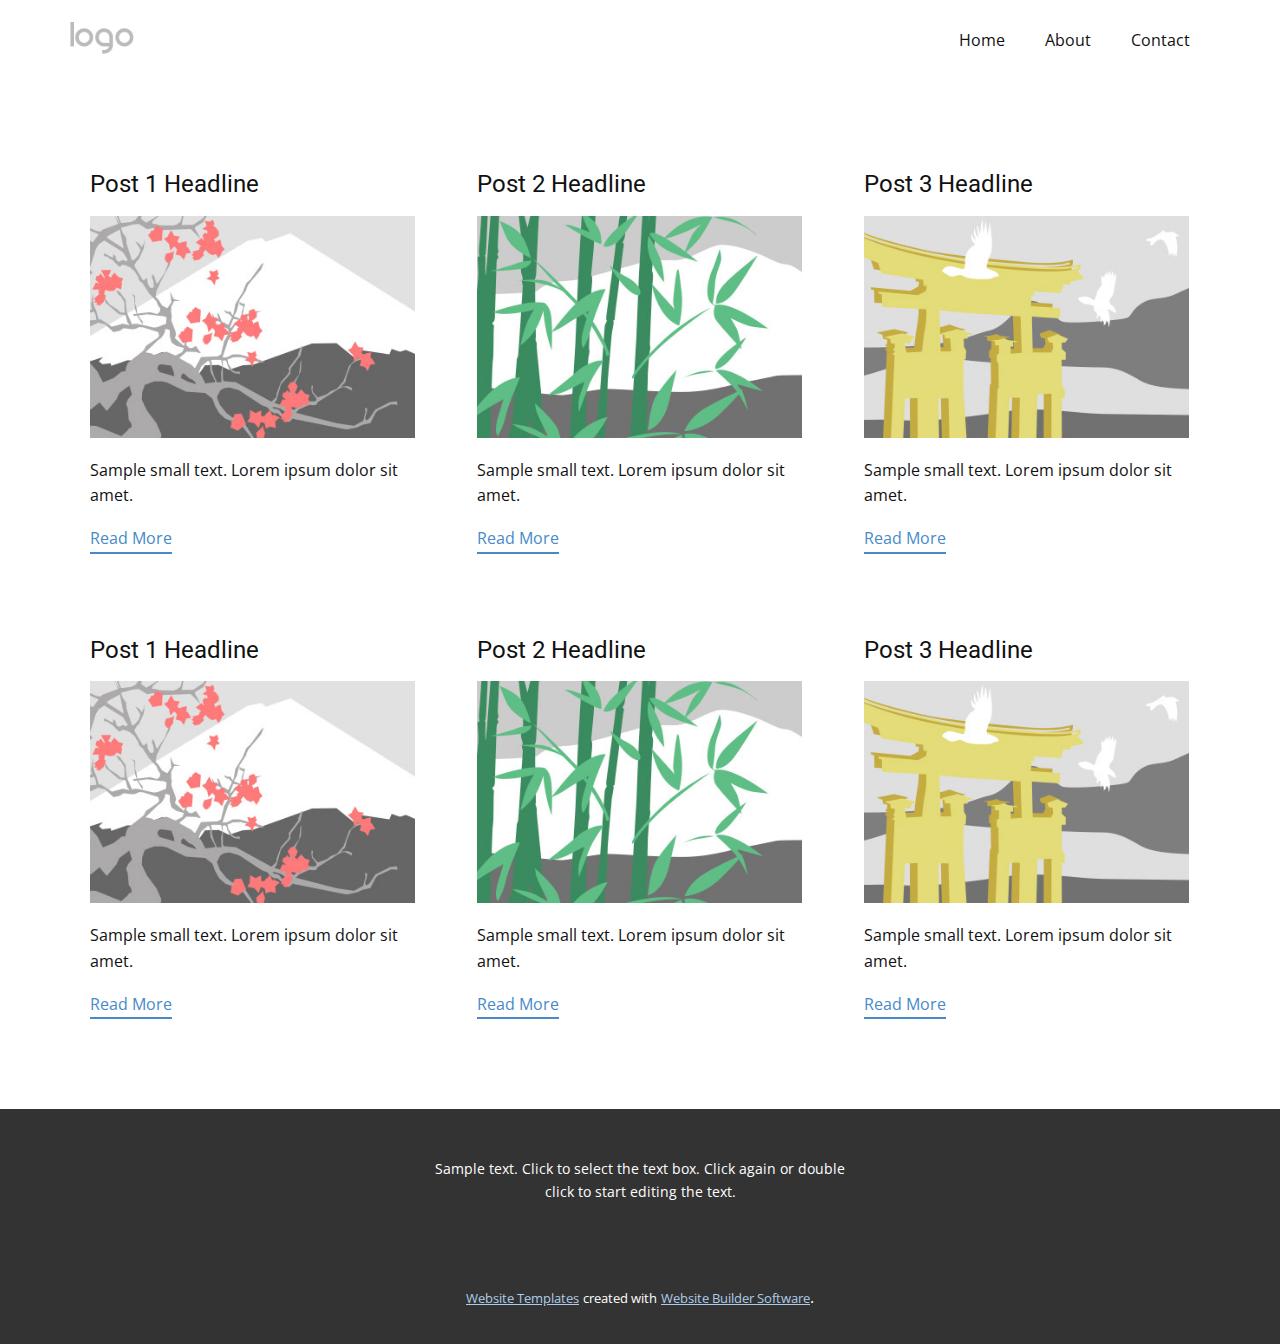
<file: blog/blog.html>
<html style="font-size: 16px;"><head>
    <meta name="viewport" content="width=device-width, initial-scale=1.0">
    <meta charset="utf-8">
    <meta name="keywords" content="">
    <meta name="description" content="">
    <meta name="page_type" content="np-template-header-footer-from-plugin">
    <title>Blog Template</title>
    <link rel="stylesheet" href="../nicepage.css" media="screen">
<link rel="stylesheet" href="../Blog-Template.css" media="screen">
    <script class="u-script" type="text/javascript" src="../jquery.js" defer=""></script>
    <script class="u-script" type="text/javascript" src="../nicepage.js" defer=""></script>
    <meta name="generator" content="Nicepage 3.24.3, nicepage.com">
    <link id="u-theme-google-font" rel="stylesheet" href="https://fonts.googleapis.com/css?family=Roboto:100,100i,300,300i,400,400i,500,500i,700,700i,900,900i|Open+Sans:300,300i,400,400i,600,600i,700,700i,800,800i">
    
    
    <script type="application/ld+json">{
		"@context": "http://schema.org",
		"@type": "Organization",
		"name": "",
		"logo": "images/default-logo.png"
}</script>
    <meta name="theme-color" content="#478ac9">
  </head>
  <body class="u-body"><header class="u-clearfix u-header u-header" id="sec-246d"><div class="u-clearfix u-sheet u-valign-middle u-sheet-1">
        <a href="https://nicepage.com" class="u-image u-logo u-image-1">
          <img src="../images/default-logo.png" class="u-logo-image u-logo-image-1">
        </a>
        <nav class="u-menu u-menu-dropdown u-offcanvas u-menu-1">
          <div class="menu-collapse" style="font-size: 1rem; letter-spacing: 0px;">
            <a class="u-button-style u-custom-left-right-menu-spacing u-custom-padding-bottom u-custom-top-bottom-menu-spacing u-nav-link u-text-active-palette-1-base u-text-hover-palette-2-base" href="#">
              <svg><use xmlns:xlink="http://www.w3.org/1999/xlink" xlink:href="#menu-hamburger"></use></svg>
              <svg version="1.1" xmlns="http://www.w3.org/2000/svg" xmlns:xlink="http://www.w3.org/1999/xlink"><defs><symbol id="menu-hamburger" viewBox="0 0 16 16" style="width: 16px; height: 16px;"><rect y="1" width="16" height="2"></rect><rect y="7" width="16" height="2"></rect><rect y="13" width="16" height="2"></rect>
</symbol>
</defs></svg>
            </a>
          </div>
          <div class="u-nav-container">
            <ul class="u-nav u-unstyled u-nav-1"><li class="u-nav-item"><a class="u-button-style u-nav-link u-text-active-palette-1-base u-text-hover-palette-2-base" href="../Home.html" style="padding: 10px 20px;">Home</a>
</li><li class="u-nav-item"><a class="u-button-style u-nav-link u-text-active-palette-1-base u-text-hover-palette-2-base" href="../About.html" style="padding: 10px 20px;">About</a>
</li><li class="u-nav-item"><a class="u-button-style u-nav-link u-text-active-palette-1-base u-text-hover-palette-2-base" href="../Contact.html" style="padding: 10px 20px;">Contact</a>
</li></ul>
          </div>
          <div class="u-nav-container-collapse">
            <div class="u-black u-container-style u-inner-container-layout u-opacity u-opacity-95 u-sidenav">
              <div class="u-sidenav-overflow">
                <div class="u-menu-close"></div>
                <ul class="u-align-center u-nav u-popupmenu-items u-unstyled u-nav-2"><li class="u-nav-item"><a class="u-button-style u-nav-link" href="../Home.html">Home</a>
</li><li class="u-nav-item"><a class="u-button-style u-nav-link" href="../About.html">About</a>
</li><li class="u-nav-item"><a class="u-button-style u-nav-link" href="../Contact.html">Contact</a>
</li></ul>
              </div>
            </div>
            <div class="u-black u-menu-overlay u-opacity u-opacity-70"></div>
          </div>
        </nav>
      </div></header>
    <section class="u-clearfix u-section-1" id="sec-ded4">
      <div class="u-clearfix u-sheet u-valign-middle u-sheet-1"><!--blog--><!--blog_options_json--><!--{"type":"Recent","source":"","tags":"","count":""}--><!--/blog_options_json-->
        <div class="u-blog u-expanded-width u-repeater u-repeater-1"><!--blog_post-->
          <div class="u-blog-post u-container-style u-repeater-item u-white u-repeater-item-1">
            <div class="u-container-layout u-similar-container u-valign-top u-container-layout-1"><!--blog_post_header-->
              <h4 class="u-blog-control u-text u-text-1">
                <a class="u-post-header-link" href="../blog/post.html"><!--blog_post_header_content-->Post 1 Headline<!--/blog_post_header_content--></a>
              </h4><!--/blog_post_header--><!--blog_post_image-->
              <a class="u-post-header-link" href="../blog/post.html"><img alt="" class="u-blog-control u-expanded-width u-image u-image-default u-image-1" src="[data-uri]"></a><!--/blog_post_image--><!--blog_post_content-->
              <div class="u-blog-control u-post-content u-text u-text-2 fr-view">Sample small text. Lorem ipsum dolor sit amet.</div><!--/blog_post_content--><!--blog_post_readmore-->
              <a href="../blog/post.html" class="u-blog-control u-border-2 u-border-palette-1-base u-btn u-btn-rectangle u-button-style u-none u-btn-1"><!--blog_post_readmore_content--><!--options_json--><!--{"content":""}--><!--/options_json-->Read More<!--/blog_post_readmore_content--></a><!--/blog_post_readmore-->
            </div>
          </div><div class="u-blog-post u-container-style u-repeater-item u-video-cover u-white">
            <div class="u-container-layout u-similar-container u-valign-top u-container-layout-2"><!--blog_post_header-->
              <h4 class="u-blog-control u-text u-text-3">
                <a class="u-post-header-link" href="../blog/post-1.html"><!--blog_post_header_content-->Post 2 Headline<!--/blog_post_header_content--></a>
              </h4><!--/blog_post_header--><!--blog_post_image-->
              <a class="u-post-header-link" href="../blog/post-1.html"><img alt="" class="u-blog-control u-expanded-width u-image u-image-default u-image-2" src="[data-uri]"></a><!--/blog_post_image--><!--blog_post_content-->
              <div class="u-blog-control u-post-content u-text u-text-4 fr-view">Sample small text. Lorem ipsum dolor sit amet.</div><!--/blog_post_content--><!--blog_post_readmore-->
              <a href="../blog/post-1.html" class="u-blog-control u-border-2 u-border-palette-1-base u-btn u-btn-rectangle u-button-style u-none u-btn-2"><!--blog_post_readmore_content--><!--options_json--><!--{"content":""}--><!--/options_json-->Read More<!--/blog_post_readmore_content--></a><!--/blog_post_readmore-->
            </div>
          </div><div class="u-blog-post u-container-style u-repeater-item u-video-cover u-white">
            <div class="u-container-layout u-similar-container u-valign-top u-container-layout-3"><!--blog_post_header-->
              <h4 class="u-blog-control u-text u-text-5">
                <a class="u-post-header-link" href="../blog/post-2.html"><!--blog_post_header_content-->Post 3 Headline<!--/blog_post_header_content--></a>
              </h4><!--/blog_post_header--><!--blog_post_image-->
              <a class="u-post-header-link" href="../blog/post-2.html"><img alt="" class="u-blog-control u-expanded-width u-image u-image-default u-image-3" src="[data-uri]"></a><!--/blog_post_image--><!--blog_post_content-->
              <div class="u-blog-control u-post-content u-text u-text-6 fr-view">Sample small text. Lorem ipsum dolor sit amet.</div><!--/blog_post_content--><!--blog_post_readmore-->
              <a href="../blog/post-2.html" class="u-blog-control u-border-2 u-border-palette-1-base u-btn u-btn-rectangle u-button-style u-none u-btn-3"><!--blog_post_readmore_content--><!--options_json--><!--{"content":""}--><!--/options_json-->Read More<!--/blog_post_readmore_content--></a><!--/blog_post_readmore-->
            </div>
          </div><div class="u-blog-post u-container-style u-repeater-item u-white u-repeater-item-1">
            <div class="u-container-layout u-similar-container u-valign-top u-container-layout-1"><!--blog_post_header-->
              <h4 class="u-blog-control u-text u-text-1">
                <a class="u-post-header-link" href="../blog/post-3.html"><!--blog_post_header_content-->Post 1 Headline<!--/blog_post_header_content--></a>
              </h4><!--/blog_post_header--><!--blog_post_image-->
              <a class="u-post-header-link" href="../blog/post-3.html"><img alt="" class="u-blog-control u-expanded-width u-image u-image-default u-image-1" src="[data-uri]"></a><!--/blog_post_image--><!--blog_post_content-->
              <div class="u-blog-control u-post-content u-text u-text-2 fr-view">Sample small text. Lorem ipsum dolor sit amet.</div><!--/blog_post_content--><!--blog_post_readmore-->
              <a href="../blog/post-3.html" class="u-blog-control u-border-2 u-border-palette-1-base u-btn u-btn-rectangle u-button-style u-none u-btn-1"><!--blog_post_readmore_content--><!--options_json--><!--{"content":""}--><!--/options_json-->Read More<!--/blog_post_readmore_content--></a><!--/blog_post_readmore-->
            </div>
          </div><div class="u-blog-post u-container-style u-repeater-item u-video-cover u-white">
            <div class="u-container-layout u-similar-container u-valign-top u-container-layout-2"><!--blog_post_header-->
              <h4 class="u-blog-control u-text u-text-3">
                <a class="u-post-header-link" href="../blog/post-4.html"><!--blog_post_header_content-->Post 2 Headline<!--/blog_post_header_content--></a>
              </h4><!--/blog_post_header--><!--blog_post_image-->
              <a class="u-post-header-link" href="../blog/post-4.html"><img alt="" class="u-blog-control u-expanded-width u-image u-image-default u-image-2" src="[data-uri]"></a><!--/blog_post_image--><!--blog_post_content-->
              <div class="u-blog-control u-post-content u-text u-text-4 fr-view">Sample small text. Lorem ipsum dolor sit amet.</div><!--/blog_post_content--><!--blog_post_readmore-->
              <a href="../blog/post-4.html" class="u-blog-control u-border-2 u-border-palette-1-base u-btn u-btn-rectangle u-button-style u-none u-btn-2"><!--blog_post_readmore_content--><!--options_json--><!--{"content":""}--><!--/options_json-->Read More<!--/blog_post_readmore_content--></a><!--/blog_post_readmore-->
            </div>
          </div><div class="u-blog-post u-container-style u-repeater-item u-video-cover u-white">
            <div class="u-container-layout u-similar-container u-valign-top u-container-layout-3"><!--blog_post_header-->
              <h4 class="u-blog-control u-text u-text-5">
                <a class="u-post-header-link" href="../blog/post-5.html"><!--blog_post_header_content-->Post 3 Headline<!--/blog_post_header_content--></a>
              </h4><!--/blog_post_header--><!--blog_post_image-->
              <a class="u-post-header-link" href="../blog/post-5.html"><img alt="" class="u-blog-control u-expanded-width u-image u-image-default u-image-3" src="[data-uri]"></a><!--/blog_post_image--><!--blog_post_content-->
              <div class="u-blog-control u-post-content u-text u-text-6 fr-view">Sample small text. Lorem ipsum dolor sit amet.</div><!--/blog_post_content--><!--blog_post_readmore-->
              <a href="../blog/post-5.html" class="u-blog-control u-border-2 u-border-palette-1-base u-btn u-btn-rectangle u-button-style u-none u-btn-3"><!--blog_post_readmore_content--><!--options_json--><!--{"content":""}--><!--/options_json-->Read More<!--/blog_post_readmore_content--></a><!--/blog_post_readmore-->
            </div>
          </div><!--/blog_post--><!--blog_post-->
          <!--/blog_post--><!--blog_post-->
          <!--/blog_post-->
        </div><!--/blog-->
      </div>
    </section>
    
    
    <footer class="u-align-center u-clearfix u-footer u-grey-80 u-footer" id="sec-61d9"><div class="u-clearfix u-sheet u-sheet-1">
        <p class="u-small-text u-text u-text-variant u-text-1">Sample text. Click to select the text box. Click again or double click to start editing the text.</p>
      </div></footer>
    <section class="u-backlink u-clearfix u-grey-80">
      <a class="u-link" href="https://nicepage.com/website-templates" target="_blank">
        <span>Website Templates</span>
      </a>
      <p class="u-text">
        <span>created with</span>
      </p>
      <a class="u-link" href="https://nicepage.com/" target="_blank">
        <span>Website Builder Software</span>
      </a>. 
    </section>
  
</body></html>
</file>
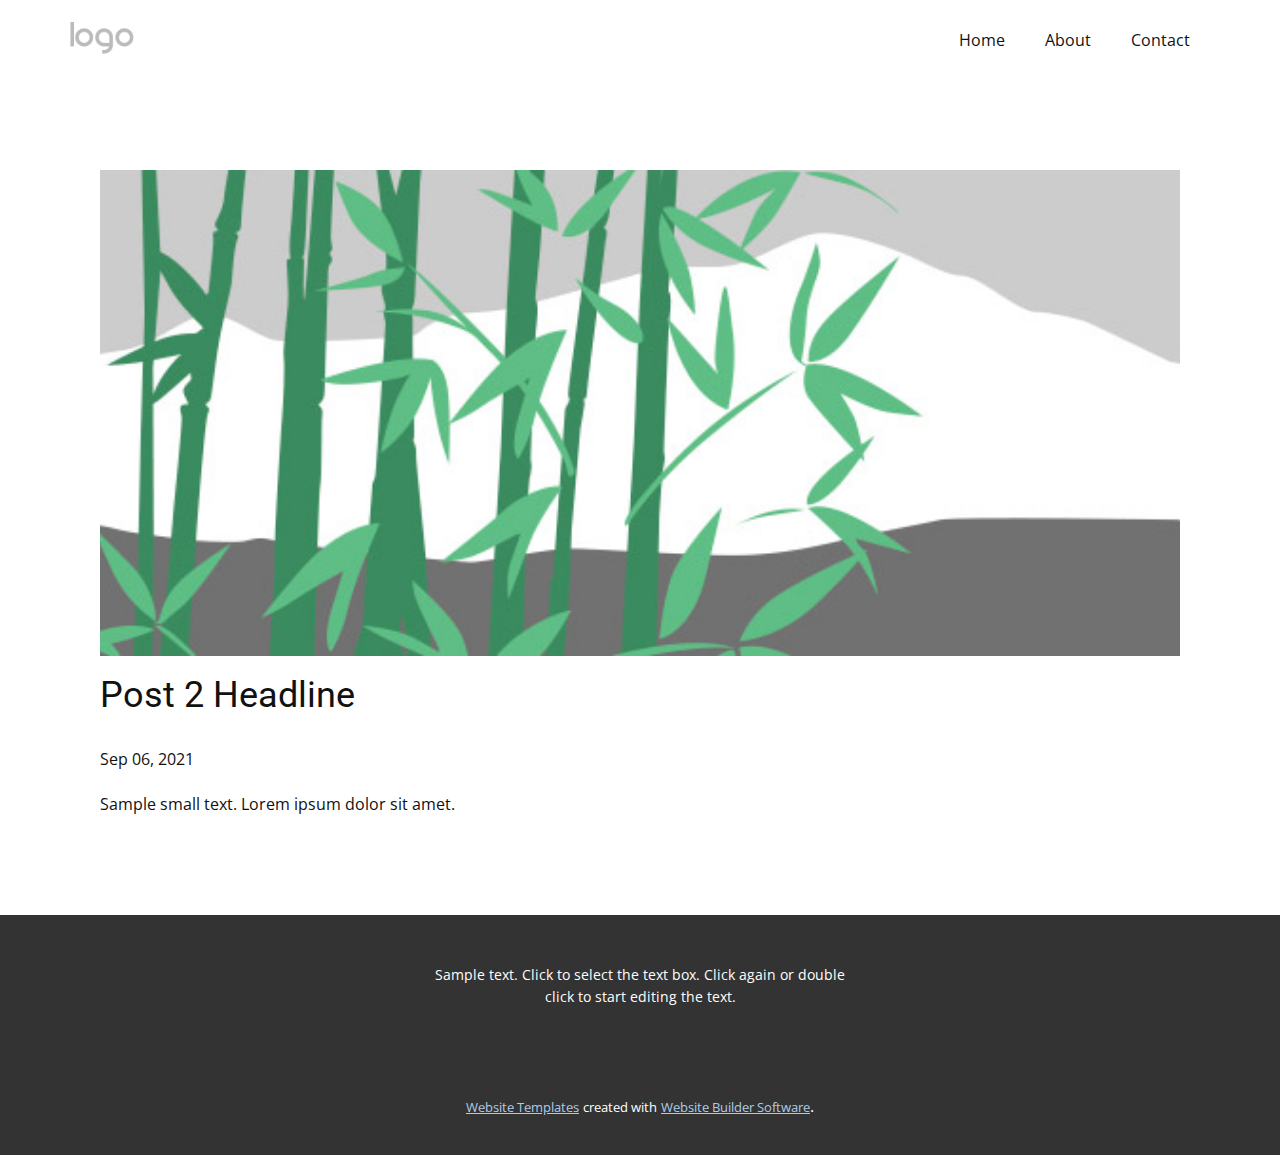
<file: blog/post-1.html>
<!doctype html>
<html style="font-size: 16px;"><head>
    <meta name="viewport" content="width=device-width, initial-scale=1.0">
    <meta charset="utf-8">
    <meta name="keywords" content="Post 1 Headline">
    <meta name="description" content="">
    <meta name="page_type" content="np-template-header-footer-from-plugin">
    <title>Post 2 Headline</title>
    <link rel="stylesheet" href="../nicepage.css" media="screen">
<link rel="stylesheet" href="../Post-Template.css" media="screen">
    <script class="u-script" type="text/javascript" src="../jquery.js" defer=""></script>
    <script class="u-script" type="text/javascript" src="../nicepage.js" defer=""></script>
    <meta name="generator" content="Nicepage 3.24.3, nicepage.com">
    <link id="u-theme-google-font" rel="stylesheet" href="https://fonts.googleapis.com/css?family=Roboto:100,100i,300,300i,400,400i,500,500i,700,700i,900,900i|Open+Sans:300,300i,400,400i,600,600i,700,700i,800,800i">
    
    
    <script type="application/ld+json">{
		"@context": "http://schema.org",
		"@type": "Organization",
		"name": "",
		"logo": "images/default-logo.png"
}</script>
    <meta name="theme-color" content="#478ac9">
  </head>
  <body class="u-body"><header class="u-clearfix u-header u-header" id="sec-246d"><div class="u-clearfix u-sheet u-valign-middle u-sheet-1">
        <a href="https://nicepage.com" class="u-image u-logo u-image-1">
          <img src="../images/default-logo.png" class="u-logo-image u-logo-image-1">
        </a>
        <nav class="u-menu u-menu-dropdown u-offcanvas u-menu-1">
          <div class="menu-collapse" style="font-size: 1rem; letter-spacing: 0px;">
            <a class="u-button-style u-custom-left-right-menu-spacing u-custom-padding-bottom u-custom-top-bottom-menu-spacing u-nav-link u-text-active-palette-1-base u-text-hover-palette-2-base" href="#">
              <svg><use xmlns:xlink="http://www.w3.org/1999/xlink" xlink:href="#menu-hamburger"></use></svg>
              <svg version="1.1" xmlns="http://www.w3.org/2000/svg" xmlns:xlink="http://www.w3.org/1999/xlink"><defs><symbol id="menu-hamburger" viewBox="0 0 16 16" style="width: 16px; height: 16px;"><rect y="1" width="16" height="2"></rect><rect y="7" width="16" height="2"></rect><rect y="13" width="16" height="2"></rect>
</symbol>
</defs></svg>
            </a>
          </div>
          <div class="u-nav-container">
            <ul class="u-nav u-unstyled u-nav-1"><li class="u-nav-item"><a class="u-button-style u-nav-link u-text-active-palette-1-base u-text-hover-palette-2-base" href="../Home.html" style="padding: 10px 20px;">Home</a>
</li><li class="u-nav-item"><a class="u-button-style u-nav-link u-text-active-palette-1-base u-text-hover-palette-2-base" href="../About.html" style="padding: 10px 20px;">About</a>
</li><li class="u-nav-item"><a class="u-button-style u-nav-link u-text-active-palette-1-base u-text-hover-palette-2-base" href="../Contact.html" style="padding: 10px 20px;">Contact</a>
</li></ul>
          </div>
          <div class="u-nav-container-collapse">
            <div class="u-black u-container-style u-inner-container-layout u-opacity u-opacity-95 u-sidenav">
              <div class="u-sidenav-overflow">
                <div class="u-menu-close"></div>
                <ul class="u-align-center u-nav u-popupmenu-items u-unstyled u-nav-2"><li class="u-nav-item"><a class="u-button-style u-nav-link" href="../Home.html">Home</a>
</li><li class="u-nav-item"><a class="u-button-style u-nav-link" href="../About.html">About</a>
</li><li class="u-nav-item"><a class="u-button-style u-nav-link" href="../Contact.html">Contact</a>
</li></ul>
              </div>
            </div>
            <div class="u-black u-menu-overlay u-opacity u-opacity-70"></div>
          </div>
        </nav>
      </div></header>
    <section class="u-align-center u-clearfix u-section-1" id="sec-8230">
      <div class="u-clearfix u-sheet u-valign-middle-md u-valign-middle-sm u-valign-middle-xs u-sheet-1"><!--post_details--><!--post_details_options_json--><!--{"source":""}--><!--/post_details_options_json--><!--blog_post-->
        <div class="u-container-style u-expanded-width u-post-details u-post-details-1">
          <div class="u-container-layout u-valign-middle u-container-layout-1"><!--blog_post_image-->
            <img alt="" class="u-blog-control u-expanded-width u-image u-image-default u-image-1" src="[data-uri]"><!--/blog_post_image--><!--blog_post_header-->
            <h2 class="u-blog-control u-text u-text-1">Post 2 Headline</h2><!--/blog_post_header--><!--blog_post_metadata-->
            <div class="u-blog-control u-metadata u-metadata-1"><!--blog_post_metadata_date-->
              <span class="u-meta-date u-meta-icon">Sep 06, 2021</span><!--/blog_post_metadata_date--><!--blog_post_metadata_category-->
              <!--/blog_post_metadata_category--><!--blog_post_metadata_comments-->
              <!--/blog_post_metadata_comments-->
            </div><!--/blog_post_metadata--><!--blog_post_content-->
            <div class="u-align-justify u-blog-control u-post-content u-text u-text-2 fr-view">
  Sample small text. Lorem ipsum dolor sit amet.
  </div><!--/blog_post_content-->
          </div>
        </div><!--/blog_post--><!--/post_details-->
      </div>
    </section>
    
    
    <footer class="u-align-center u-clearfix u-footer u-grey-80 u-footer" id="sec-61d9"><div class="u-clearfix u-sheet u-sheet-1">
        <p class="u-small-text u-text u-text-variant u-text-1">Sample text. Click to select the text box. Click again or double click to start editing the text.</p>
      </div></footer>
    <section class="u-backlink u-clearfix u-grey-80">
      <a class="u-link" href="https://nicepage.com/website-templates" target="_blank">
        <span>Website Templates</span>
      </a>
      <p class="u-text">
        <span>created with</span>
      </p>
      <a class="u-link" href="https://nicepage.com/" target="_blank">
        <span>Website Builder Software</span>
      </a>. 
    </section>
  
</body></html>
</file>
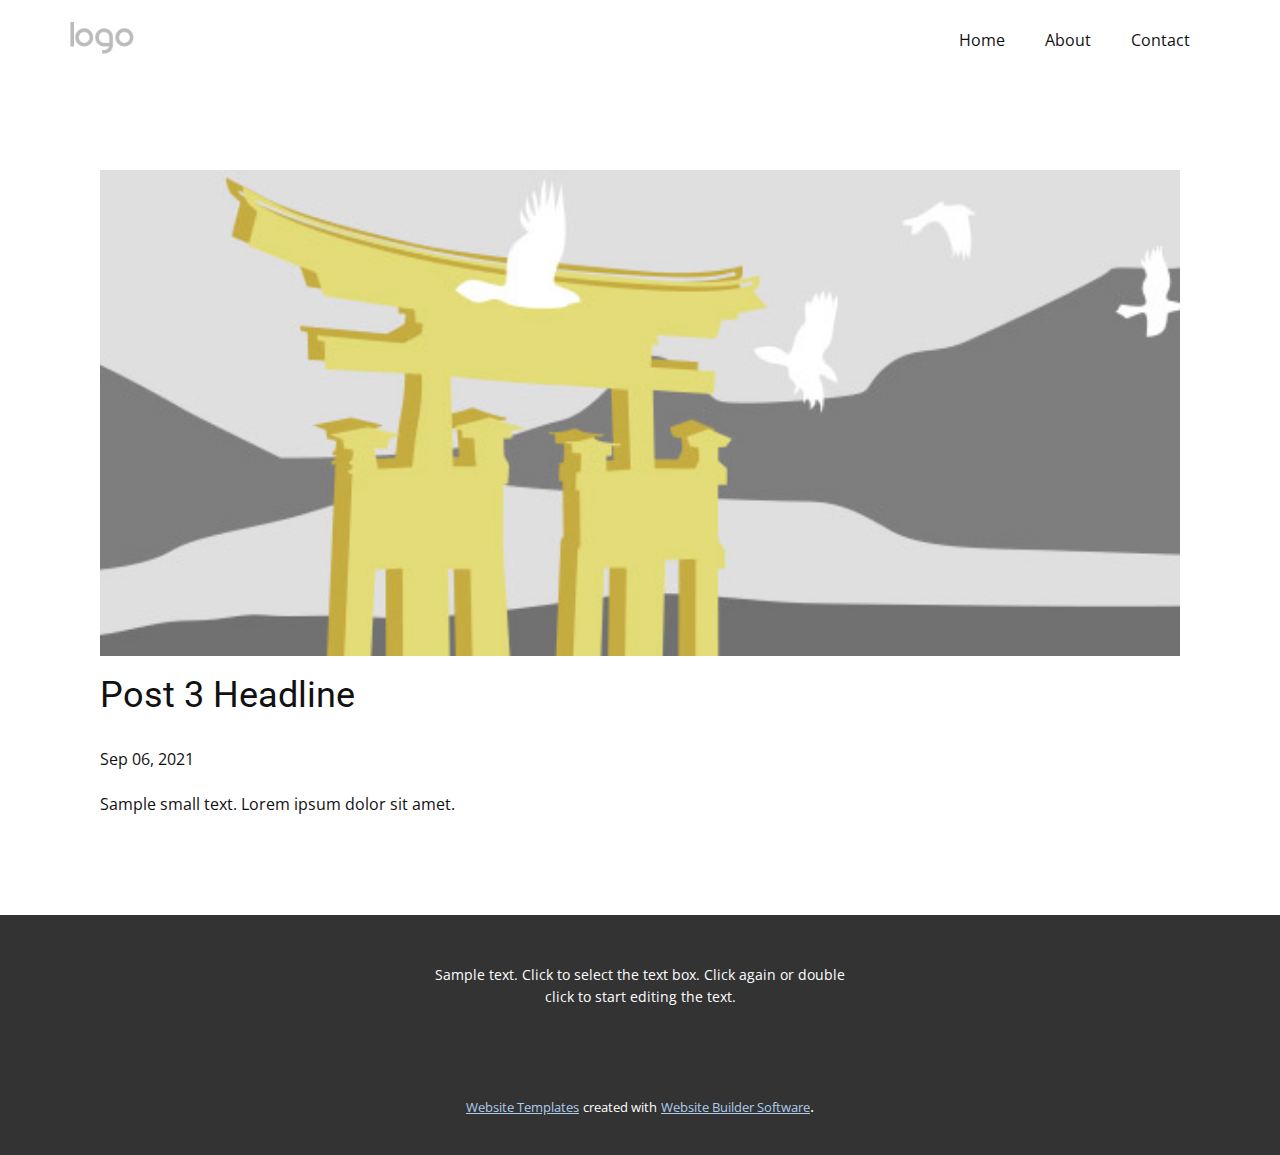
<file: blog/post-2.html>
<!doctype html>
<html style="font-size: 16px;"><head>
    <meta name="viewport" content="width=device-width, initial-scale=1.0">
    <meta charset="utf-8">
    <meta name="keywords" content="Post 1 Headline">
    <meta name="description" content="">
    <meta name="page_type" content="np-template-header-footer-from-plugin">
    <title>Post 3 Headline</title>
    <link rel="stylesheet" href="../nicepage.css" media="screen">
<link rel="stylesheet" href="../Post-Template.css" media="screen">
    <script class="u-script" type="text/javascript" src="../jquery.js" defer=""></script>
    <script class="u-script" type="text/javascript" src="../nicepage.js" defer=""></script>
    <meta name="generator" content="Nicepage 3.24.3, nicepage.com">
    <link id="u-theme-google-font" rel="stylesheet" href="https://fonts.googleapis.com/css?family=Roboto:100,100i,300,300i,400,400i,500,500i,700,700i,900,900i|Open+Sans:300,300i,400,400i,600,600i,700,700i,800,800i">
    
    
    <script type="application/ld+json">{
		"@context": "http://schema.org",
		"@type": "Organization",
		"name": "",
		"logo": "images/default-logo.png"
}</script>
    <meta name="theme-color" content="#478ac9">
  </head>
  <body class="u-body"><header class="u-clearfix u-header u-header" id="sec-246d"><div class="u-clearfix u-sheet u-valign-middle u-sheet-1">
        <a href="https://nicepage.com" class="u-image u-logo u-image-1">
          <img src="../images/default-logo.png" class="u-logo-image u-logo-image-1">
        </a>
        <nav class="u-menu u-menu-dropdown u-offcanvas u-menu-1">
          <div class="menu-collapse" style="font-size: 1rem; letter-spacing: 0px;">
            <a class="u-button-style u-custom-left-right-menu-spacing u-custom-padding-bottom u-custom-top-bottom-menu-spacing u-nav-link u-text-active-palette-1-base u-text-hover-palette-2-base" href="#">
              <svg><use xmlns:xlink="http://www.w3.org/1999/xlink" xlink:href="#menu-hamburger"></use></svg>
              <svg version="1.1" xmlns="http://www.w3.org/2000/svg" xmlns:xlink="http://www.w3.org/1999/xlink"><defs><symbol id="menu-hamburger" viewBox="0 0 16 16" style="width: 16px; height: 16px;"><rect y="1" width="16" height="2"></rect><rect y="7" width="16" height="2"></rect><rect y="13" width="16" height="2"></rect>
</symbol>
</defs></svg>
            </a>
          </div>
          <div class="u-nav-container">
            <ul class="u-nav u-unstyled u-nav-1"><li class="u-nav-item"><a class="u-button-style u-nav-link u-text-active-palette-1-base u-text-hover-palette-2-base" href="../Home.html" style="padding: 10px 20px;">Home</a>
</li><li class="u-nav-item"><a class="u-button-style u-nav-link u-text-active-palette-1-base u-text-hover-palette-2-base" href="../About.html" style="padding: 10px 20px;">About</a>
</li><li class="u-nav-item"><a class="u-button-style u-nav-link u-text-active-palette-1-base u-text-hover-palette-2-base" href="../Contact.html" style="padding: 10px 20px;">Contact</a>
</li></ul>
          </div>
          <div class="u-nav-container-collapse">
            <div class="u-black u-container-style u-inner-container-layout u-opacity u-opacity-95 u-sidenav">
              <div class="u-sidenav-overflow">
                <div class="u-menu-close"></div>
                <ul class="u-align-center u-nav u-popupmenu-items u-unstyled u-nav-2"><li class="u-nav-item"><a class="u-button-style u-nav-link" href="../Home.html">Home</a>
</li><li class="u-nav-item"><a class="u-button-style u-nav-link" href="../About.html">About</a>
</li><li class="u-nav-item"><a class="u-button-style u-nav-link" href="../Contact.html">Contact</a>
</li></ul>
              </div>
            </div>
            <div class="u-black u-menu-overlay u-opacity u-opacity-70"></div>
          </div>
        </nav>
      </div></header>
    <section class="u-align-center u-clearfix u-section-1" id="sec-8230">
      <div class="u-clearfix u-sheet u-valign-middle-md u-valign-middle-sm u-valign-middle-xs u-sheet-1"><!--post_details--><!--post_details_options_json--><!--{"source":""}--><!--/post_details_options_json--><!--blog_post-->
        <div class="u-container-style u-expanded-width u-post-details u-post-details-1">
          <div class="u-container-layout u-valign-middle u-container-layout-1"><!--blog_post_image-->
            <img alt="" class="u-blog-control u-expanded-width u-image u-image-default u-image-1" src="[data-uri]"><!--/blog_post_image--><!--blog_post_header-->
            <h2 class="u-blog-control u-text u-text-1">Post 3 Headline</h2><!--/blog_post_header--><!--blog_post_metadata-->
            <div class="u-blog-control u-metadata u-metadata-1"><!--blog_post_metadata_date-->
              <span class="u-meta-date u-meta-icon">Sep 06, 2021</span><!--/blog_post_metadata_date--><!--blog_post_metadata_category-->
              <!--/blog_post_metadata_category--><!--blog_post_metadata_comments-->
              <!--/blog_post_metadata_comments-->
            </div><!--/blog_post_metadata--><!--blog_post_content-->
            <div class="u-align-justify u-blog-control u-post-content u-text u-text-2 fr-view">
  Sample small text. Lorem ipsum dolor sit amet.
  </div><!--/blog_post_content-->
          </div>
        </div><!--/blog_post--><!--/post_details-->
      </div>
    </section>
    
    
    <footer class="u-align-center u-clearfix u-footer u-grey-80 u-footer" id="sec-61d9"><div class="u-clearfix u-sheet u-sheet-1">
        <p class="u-small-text u-text u-text-variant u-text-1">Sample text. Click to select the text box. Click again or double click to start editing the text.</p>
      </div></footer>
    <section class="u-backlink u-clearfix u-grey-80">
      <a class="u-link" href="https://nicepage.com/website-templates" target="_blank">
        <span>Website Templates</span>
      </a>
      <p class="u-text">
        <span>created with</span>
      </p>
      <a class="u-link" href="https://nicepage.com/" target="_blank">
        <span>Website Builder Software</span>
      </a>. 
    </section>
  
</body></html>
</file>
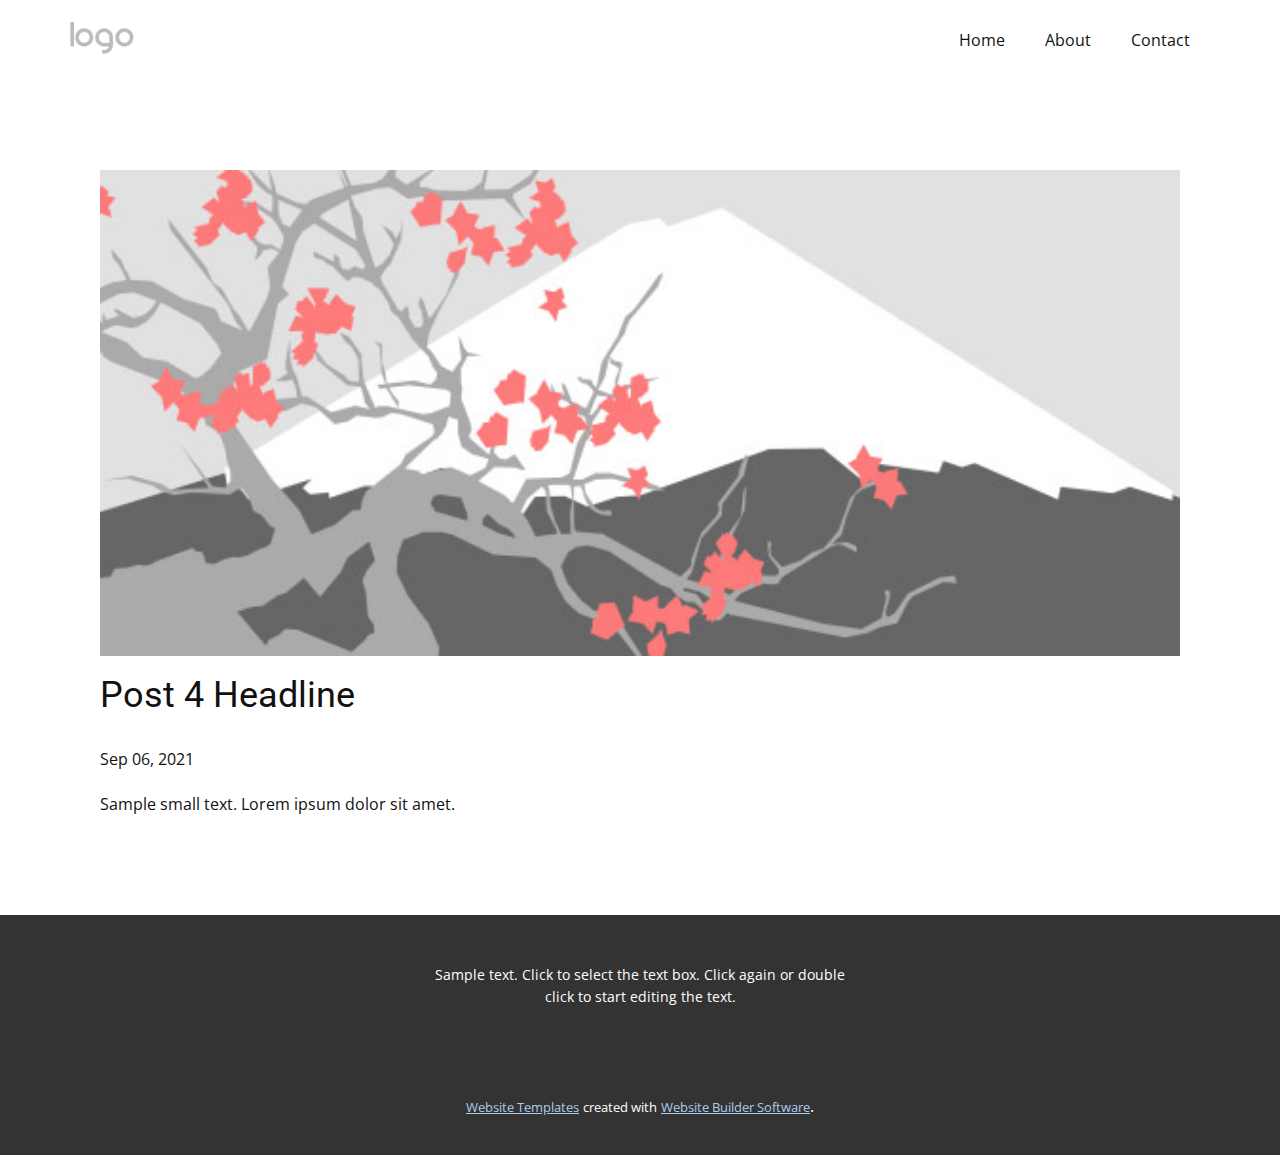
<file: blog/post-3.html>
<!doctype html>
<html style="font-size: 16px;"><head>
    <meta name="viewport" content="width=device-width, initial-scale=1.0">
    <meta charset="utf-8">
    <meta name="keywords" content="Post 1 Headline">
    <meta name="description" content="">
    <meta name="page_type" content="np-template-header-footer-from-plugin">
    <title>Post 4 Headline</title>
    <link rel="stylesheet" href="../nicepage.css" media="screen">
<link rel="stylesheet" href="../Post-Template.css" media="screen">
    <script class="u-script" type="text/javascript" src="../jquery.js" defer=""></script>
    <script class="u-script" type="text/javascript" src="../nicepage.js" defer=""></script>
    <meta name="generator" content="Nicepage 3.24.3, nicepage.com">
    <link id="u-theme-google-font" rel="stylesheet" href="https://fonts.googleapis.com/css?family=Roboto:100,100i,300,300i,400,400i,500,500i,700,700i,900,900i|Open+Sans:300,300i,400,400i,600,600i,700,700i,800,800i">
    
    
    <script type="application/ld+json">{
		"@context": "http://schema.org",
		"@type": "Organization",
		"name": "",
		"logo": "images/default-logo.png"
}</script>
    <meta name="theme-color" content="#478ac9">
  </head>
  <body class="u-body"><header class="u-clearfix u-header u-header" id="sec-246d"><div class="u-clearfix u-sheet u-valign-middle u-sheet-1">
        <a href="https://nicepage.com" class="u-image u-logo u-image-1">
          <img src="../images/default-logo.png" class="u-logo-image u-logo-image-1">
        </a>
        <nav class="u-menu u-menu-dropdown u-offcanvas u-menu-1">
          <div class="menu-collapse" style="font-size: 1rem; letter-spacing: 0px;">
            <a class="u-button-style u-custom-left-right-menu-spacing u-custom-padding-bottom u-custom-top-bottom-menu-spacing u-nav-link u-text-active-palette-1-base u-text-hover-palette-2-base" href="#">
              <svg><use xmlns:xlink="http://www.w3.org/1999/xlink" xlink:href="#menu-hamburger"></use></svg>
              <svg version="1.1" xmlns="http://www.w3.org/2000/svg" xmlns:xlink="http://www.w3.org/1999/xlink"><defs><symbol id="menu-hamburger" viewBox="0 0 16 16" style="width: 16px; height: 16px;"><rect y="1" width="16" height="2"></rect><rect y="7" width="16" height="2"></rect><rect y="13" width="16" height="2"></rect>
</symbol>
</defs></svg>
            </a>
          </div>
          <div class="u-nav-container">
            <ul class="u-nav u-unstyled u-nav-1"><li class="u-nav-item"><a class="u-button-style u-nav-link u-text-active-palette-1-base u-text-hover-palette-2-base" href="../Home.html" style="padding: 10px 20px;">Home</a>
</li><li class="u-nav-item"><a class="u-button-style u-nav-link u-text-active-palette-1-base u-text-hover-palette-2-base" href="../About.html" style="padding: 10px 20px;">About</a>
</li><li class="u-nav-item"><a class="u-button-style u-nav-link u-text-active-palette-1-base u-text-hover-palette-2-base" href="../Contact.html" style="padding: 10px 20px;">Contact</a>
</li></ul>
          </div>
          <div class="u-nav-container-collapse">
            <div class="u-black u-container-style u-inner-container-layout u-opacity u-opacity-95 u-sidenav">
              <div class="u-sidenav-overflow">
                <div class="u-menu-close"></div>
                <ul class="u-align-center u-nav u-popupmenu-items u-unstyled u-nav-2"><li class="u-nav-item"><a class="u-button-style u-nav-link" href="../Home.html">Home</a>
</li><li class="u-nav-item"><a class="u-button-style u-nav-link" href="../About.html">About</a>
</li><li class="u-nav-item"><a class="u-button-style u-nav-link" href="../Contact.html">Contact</a>
</li></ul>
              </div>
            </div>
            <div class="u-black u-menu-overlay u-opacity u-opacity-70"></div>
          </div>
        </nav>
      </div></header>
    <section class="u-align-center u-clearfix u-section-1" id="sec-8230">
      <div class="u-clearfix u-sheet u-valign-middle-md u-valign-middle-sm u-valign-middle-xs u-sheet-1"><!--post_details--><!--post_details_options_json--><!--{"source":""}--><!--/post_details_options_json--><!--blog_post-->
        <div class="u-container-style u-expanded-width u-post-details u-post-details-1">
          <div class="u-container-layout u-valign-middle u-container-layout-1"><!--blog_post_image-->
            <img alt="" class="u-blog-control u-expanded-width u-image u-image-default u-image-1" src="[data-uri]"><!--/blog_post_image--><!--blog_post_header-->
            <h2 class="u-blog-control u-text u-text-1">Post 4 Headline</h2><!--/blog_post_header--><!--blog_post_metadata-->
            <div class="u-blog-control u-metadata u-metadata-1"><!--blog_post_metadata_date-->
              <span class="u-meta-date u-meta-icon">Sep 06, 2021</span><!--/blog_post_metadata_date--><!--blog_post_metadata_category-->
              <!--/blog_post_metadata_category--><!--blog_post_metadata_comments-->
              <!--/blog_post_metadata_comments-->
            </div><!--/blog_post_metadata--><!--blog_post_content-->
            <div class="u-align-justify u-blog-control u-post-content u-text u-text-2 fr-view">
  Sample small text. Lorem ipsum dolor sit amet.
  </div><!--/blog_post_content-->
          </div>
        </div><!--/blog_post--><!--/post_details-->
      </div>
    </section>
    
    
    <footer class="u-align-center u-clearfix u-footer u-grey-80 u-footer" id="sec-61d9"><div class="u-clearfix u-sheet u-sheet-1">
        <p class="u-small-text u-text u-text-variant u-text-1">Sample text. Click to select the text box. Click again or double click to start editing the text.</p>
      </div></footer>
    <section class="u-backlink u-clearfix u-grey-80">
      <a class="u-link" href="https://nicepage.com/website-templates" target="_blank">
        <span>Website Templates</span>
      </a>
      <p class="u-text">
        <span>created with</span>
      </p>
      <a class="u-link" href="https://nicepage.com/" target="_blank">
        <span>Website Builder Software</span>
      </a>. 
    </section>
  
</body></html>
</file>
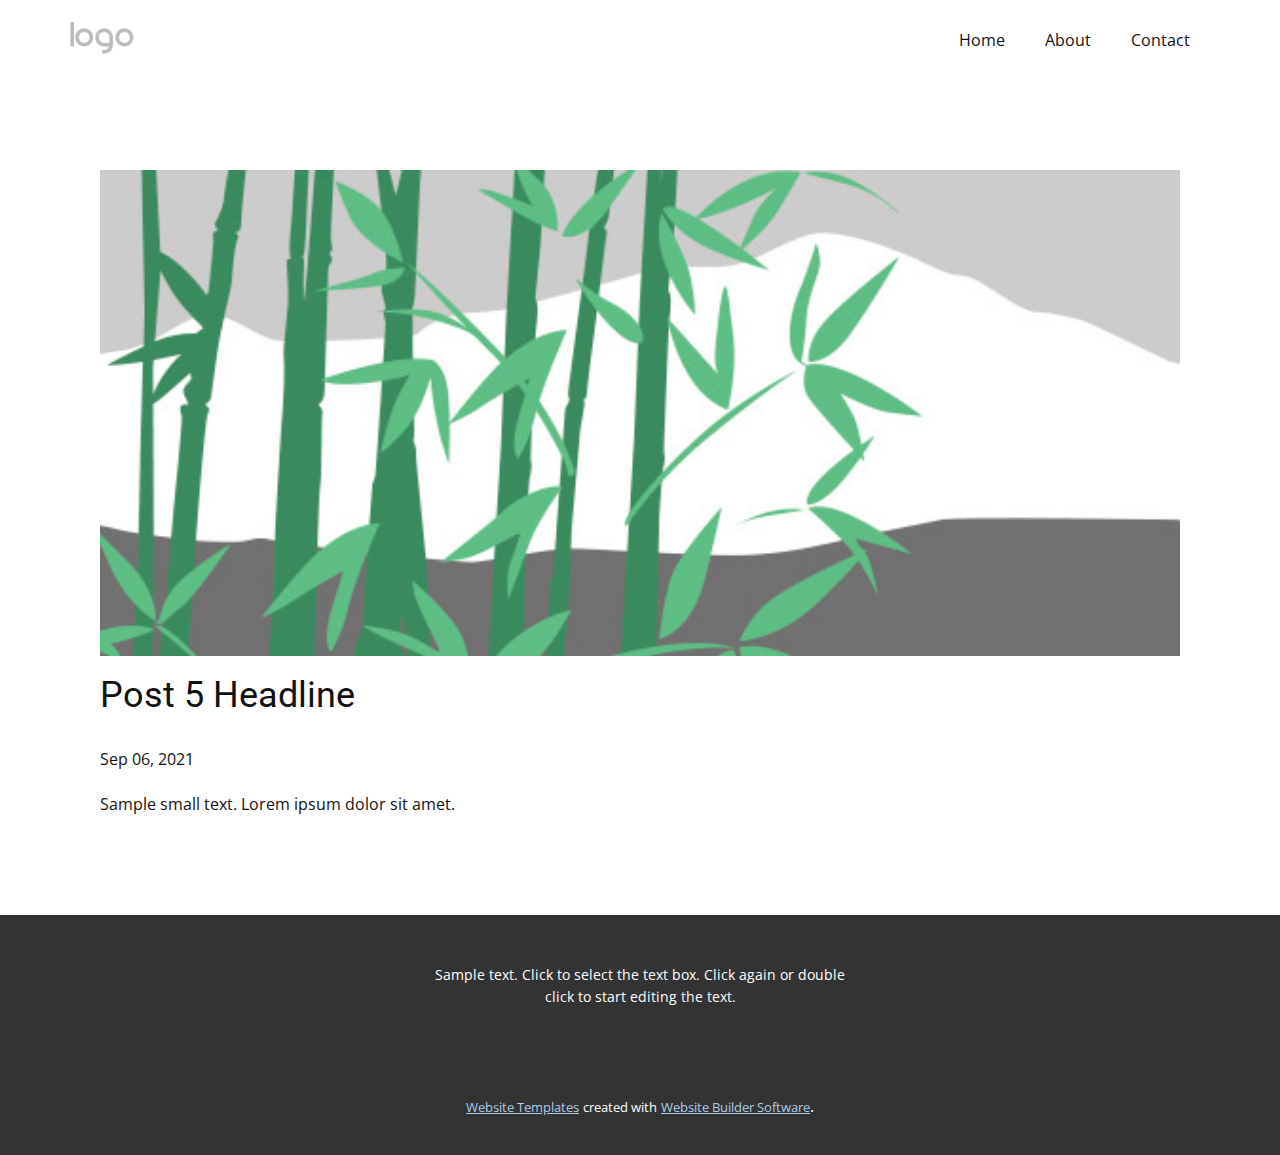
<file: blog/post-4.html>
<!doctype html>
<html style="font-size: 16px;"><head>
    <meta name="viewport" content="width=device-width, initial-scale=1.0">
    <meta charset="utf-8">
    <meta name="keywords" content="Post 1 Headline">
    <meta name="description" content="">
    <meta name="page_type" content="np-template-header-footer-from-plugin">
    <title>Post 5 Headline</title>
    <link rel="stylesheet" href="../nicepage.css" media="screen">
<link rel="stylesheet" href="../Post-Template.css" media="screen">
    <script class="u-script" type="text/javascript" src="../jquery.js" defer=""></script>
    <script class="u-script" type="text/javascript" src="../nicepage.js" defer=""></script>
    <meta name="generator" content="Nicepage 3.24.3, nicepage.com">
    <link id="u-theme-google-font" rel="stylesheet" href="https://fonts.googleapis.com/css?family=Roboto:100,100i,300,300i,400,400i,500,500i,700,700i,900,900i|Open+Sans:300,300i,400,400i,600,600i,700,700i,800,800i">
    
    
    <script type="application/ld+json">{
		"@context": "http://schema.org",
		"@type": "Organization",
		"name": "",
		"logo": "images/default-logo.png"
}</script>
    <meta name="theme-color" content="#478ac9">
  </head>
  <body class="u-body"><header class="u-clearfix u-header u-header" id="sec-246d"><div class="u-clearfix u-sheet u-valign-middle u-sheet-1">
        <a href="https://nicepage.com" class="u-image u-logo u-image-1">
          <img src="../images/default-logo.png" class="u-logo-image u-logo-image-1">
        </a>
        <nav class="u-menu u-menu-dropdown u-offcanvas u-menu-1">
          <div class="menu-collapse" style="font-size: 1rem; letter-spacing: 0px;">
            <a class="u-button-style u-custom-left-right-menu-spacing u-custom-padding-bottom u-custom-top-bottom-menu-spacing u-nav-link u-text-active-palette-1-base u-text-hover-palette-2-base" href="#">
              <svg><use xmlns:xlink="http://www.w3.org/1999/xlink" xlink:href="#menu-hamburger"></use></svg>
              <svg version="1.1" xmlns="http://www.w3.org/2000/svg" xmlns:xlink="http://www.w3.org/1999/xlink"><defs><symbol id="menu-hamburger" viewBox="0 0 16 16" style="width: 16px; height: 16px;"><rect y="1" width="16" height="2"></rect><rect y="7" width="16" height="2"></rect><rect y="13" width="16" height="2"></rect>
</symbol>
</defs></svg>
            </a>
          </div>
          <div class="u-nav-container">
            <ul class="u-nav u-unstyled u-nav-1"><li class="u-nav-item"><a class="u-button-style u-nav-link u-text-active-palette-1-base u-text-hover-palette-2-base" href="../Home.html" style="padding: 10px 20px;">Home</a>
</li><li class="u-nav-item"><a class="u-button-style u-nav-link u-text-active-palette-1-base u-text-hover-palette-2-base" href="../About.html" style="padding: 10px 20px;">About</a>
</li><li class="u-nav-item"><a class="u-button-style u-nav-link u-text-active-palette-1-base u-text-hover-palette-2-base" href="../Contact.html" style="padding: 10px 20px;">Contact</a>
</li></ul>
          </div>
          <div class="u-nav-container-collapse">
            <div class="u-black u-container-style u-inner-container-layout u-opacity u-opacity-95 u-sidenav">
              <div class="u-sidenav-overflow">
                <div class="u-menu-close"></div>
                <ul class="u-align-center u-nav u-popupmenu-items u-unstyled u-nav-2"><li class="u-nav-item"><a class="u-button-style u-nav-link" href="../Home.html">Home</a>
</li><li class="u-nav-item"><a class="u-button-style u-nav-link" href="../About.html">About</a>
</li><li class="u-nav-item"><a class="u-button-style u-nav-link" href="../Contact.html">Contact</a>
</li></ul>
              </div>
            </div>
            <div class="u-black u-menu-overlay u-opacity u-opacity-70"></div>
          </div>
        </nav>
      </div></header>
    <section class="u-align-center u-clearfix u-section-1" id="sec-8230">
      <div class="u-clearfix u-sheet u-valign-middle-md u-valign-middle-sm u-valign-middle-xs u-sheet-1"><!--post_details--><!--post_details_options_json--><!--{"source":""}--><!--/post_details_options_json--><!--blog_post-->
        <div class="u-container-style u-expanded-width u-post-details u-post-details-1">
          <div class="u-container-layout u-valign-middle u-container-layout-1"><!--blog_post_image-->
            <img alt="" class="u-blog-control u-expanded-width u-image u-image-default u-image-1" src="[data-uri]"><!--/blog_post_image--><!--blog_post_header-->
            <h2 class="u-blog-control u-text u-text-1">Post 5 Headline</h2><!--/blog_post_header--><!--blog_post_metadata-->
            <div class="u-blog-control u-metadata u-metadata-1"><!--blog_post_metadata_date-->
              <span class="u-meta-date u-meta-icon">Sep 06, 2021</span><!--/blog_post_metadata_date--><!--blog_post_metadata_category-->
              <!--/blog_post_metadata_category--><!--blog_post_metadata_comments-->
              <!--/blog_post_metadata_comments-->
            </div><!--/blog_post_metadata--><!--blog_post_content-->
            <div class="u-align-justify u-blog-control u-post-content u-text u-text-2 fr-view">
  Sample small text. Lorem ipsum dolor sit amet.
  </div><!--/blog_post_content-->
          </div>
        </div><!--/blog_post--><!--/post_details-->
      </div>
    </section>
    
    
    <footer class="u-align-center u-clearfix u-footer u-grey-80 u-footer" id="sec-61d9"><div class="u-clearfix u-sheet u-sheet-1">
        <p class="u-small-text u-text u-text-variant u-text-1">Sample text. Click to select the text box. Click again or double click to start editing the text.</p>
      </div></footer>
    <section class="u-backlink u-clearfix u-grey-80">
      <a class="u-link" href="https://nicepage.com/website-templates" target="_blank">
        <span>Website Templates</span>
      </a>
      <p class="u-text">
        <span>created with</span>
      </p>
      <a class="u-link" href="https://nicepage.com/" target="_blank">
        <span>Website Builder Software</span>
      </a>. 
    </section>
  
</body></html>
</file>
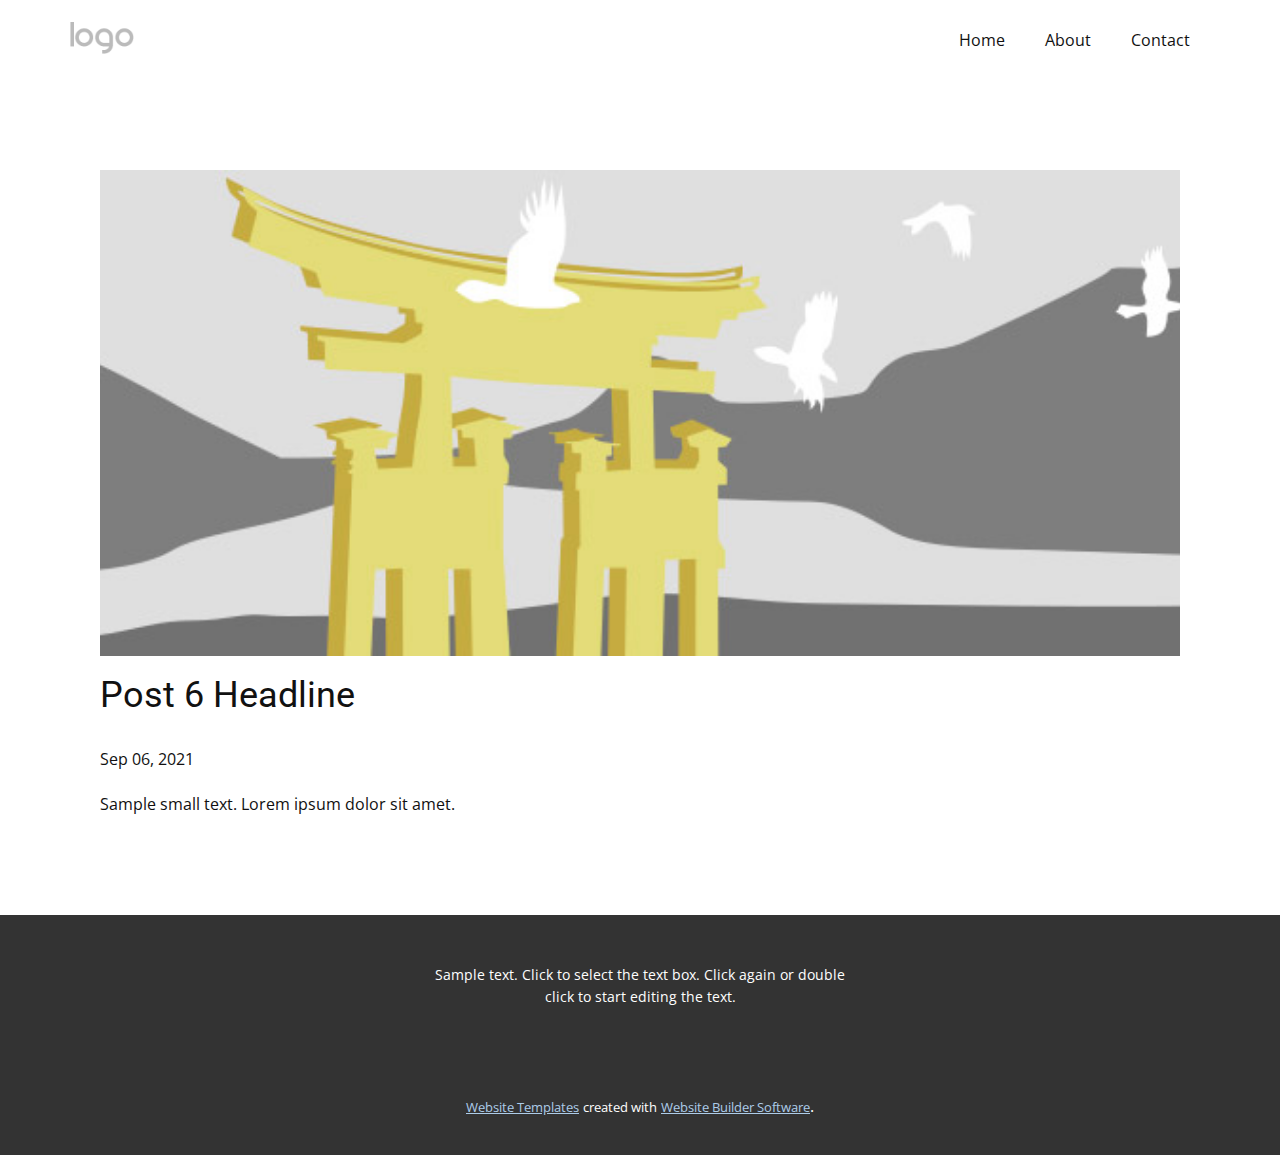
<file: blog/post-5.html>
<!doctype html>
<html style="font-size: 16px;"><head>
    <meta name="viewport" content="width=device-width, initial-scale=1.0">
    <meta charset="utf-8">
    <meta name="keywords" content="Post 1 Headline">
    <meta name="description" content="">
    <meta name="page_type" content="np-template-header-footer-from-plugin">
    <title>Post 6 Headline</title>
    <link rel="stylesheet" href="../nicepage.css" media="screen">
<link rel="stylesheet" href="../Post-Template.css" media="screen">
    <script class="u-script" type="text/javascript" src="../jquery.js" defer=""></script>
    <script class="u-script" type="text/javascript" src="../nicepage.js" defer=""></script>
    <meta name="generator" content="Nicepage 3.24.3, nicepage.com">
    <link id="u-theme-google-font" rel="stylesheet" href="https://fonts.googleapis.com/css?family=Roboto:100,100i,300,300i,400,400i,500,500i,700,700i,900,900i|Open+Sans:300,300i,400,400i,600,600i,700,700i,800,800i">
    
    
    <script type="application/ld+json">{
		"@context": "http://schema.org",
		"@type": "Organization",
		"name": "",
		"logo": "images/default-logo.png"
}</script>
    <meta name="theme-color" content="#478ac9">
  </head>
  <body class="u-body"><header class="u-clearfix u-header u-header" id="sec-246d"><div class="u-clearfix u-sheet u-valign-middle u-sheet-1">
        <a href="https://nicepage.com" class="u-image u-logo u-image-1">
          <img src="../images/default-logo.png" class="u-logo-image u-logo-image-1">
        </a>
        <nav class="u-menu u-menu-dropdown u-offcanvas u-menu-1">
          <div class="menu-collapse" style="font-size: 1rem; letter-spacing: 0px;">
            <a class="u-button-style u-custom-left-right-menu-spacing u-custom-padding-bottom u-custom-top-bottom-menu-spacing u-nav-link u-text-active-palette-1-base u-text-hover-palette-2-base" href="#">
              <svg><use xmlns:xlink="http://www.w3.org/1999/xlink" xlink:href="#menu-hamburger"></use></svg>
              <svg version="1.1" xmlns="http://www.w3.org/2000/svg" xmlns:xlink="http://www.w3.org/1999/xlink"><defs><symbol id="menu-hamburger" viewBox="0 0 16 16" style="width: 16px; height: 16px;"><rect y="1" width="16" height="2"></rect><rect y="7" width="16" height="2"></rect><rect y="13" width="16" height="2"></rect>
</symbol>
</defs></svg>
            </a>
          </div>
          <div class="u-nav-container">
            <ul class="u-nav u-unstyled u-nav-1"><li class="u-nav-item"><a class="u-button-style u-nav-link u-text-active-palette-1-base u-text-hover-palette-2-base" href="../Home.html" style="padding: 10px 20px;">Home</a>
</li><li class="u-nav-item"><a class="u-button-style u-nav-link u-text-active-palette-1-base u-text-hover-palette-2-base" href="../About.html" style="padding: 10px 20px;">About</a>
</li><li class="u-nav-item"><a class="u-button-style u-nav-link u-text-active-palette-1-base u-text-hover-palette-2-base" href="../Contact.html" style="padding: 10px 20px;">Contact</a>
</li></ul>
          </div>
          <div class="u-nav-container-collapse">
            <div class="u-black u-container-style u-inner-container-layout u-opacity u-opacity-95 u-sidenav">
              <div class="u-sidenav-overflow">
                <div class="u-menu-close"></div>
                <ul class="u-align-center u-nav u-popupmenu-items u-unstyled u-nav-2"><li class="u-nav-item"><a class="u-button-style u-nav-link" href="../Home.html">Home</a>
</li><li class="u-nav-item"><a class="u-button-style u-nav-link" href="../About.html">About</a>
</li><li class="u-nav-item"><a class="u-button-style u-nav-link" href="../Contact.html">Contact</a>
</li></ul>
              </div>
            </div>
            <div class="u-black u-menu-overlay u-opacity u-opacity-70"></div>
          </div>
        </nav>
      </div></header>
    <section class="u-align-center u-clearfix u-section-1" id="sec-8230">
      <div class="u-clearfix u-sheet u-valign-middle-md u-valign-middle-sm u-valign-middle-xs u-sheet-1"><!--post_details--><!--post_details_options_json--><!--{"source":""}--><!--/post_details_options_json--><!--blog_post-->
        <div class="u-container-style u-expanded-width u-post-details u-post-details-1">
          <div class="u-container-layout u-valign-middle u-container-layout-1"><!--blog_post_image-->
            <img alt="" class="u-blog-control u-expanded-width u-image u-image-default u-image-1" src="[data-uri]"><!--/blog_post_image--><!--blog_post_header-->
            <h2 class="u-blog-control u-text u-text-1">Post 6 Headline</h2><!--/blog_post_header--><!--blog_post_metadata-->
            <div class="u-blog-control u-metadata u-metadata-1"><!--blog_post_metadata_date-->
              <span class="u-meta-date u-meta-icon">Sep 06, 2021</span><!--/blog_post_metadata_date--><!--blog_post_metadata_category-->
              <!--/blog_post_metadata_category--><!--blog_post_metadata_comments-->
              <!--/blog_post_metadata_comments-->
            </div><!--/blog_post_metadata--><!--blog_post_content-->
            <div class="u-align-justify u-blog-control u-post-content u-text u-text-2 fr-view">
  Sample small text. Lorem ipsum dolor sit amet.
  </div><!--/blog_post_content-->
          </div>
        </div><!--/blog_post--><!--/post_details-->
      </div>
    </section>
    
    
    <footer class="u-align-center u-clearfix u-footer u-grey-80 u-footer" id="sec-61d9"><div class="u-clearfix u-sheet u-sheet-1">
        <p class="u-small-text u-text u-text-variant u-text-1">Sample text. Click to select the text box. Click again or double click to start editing the text.</p>
      </div></footer>
    <section class="u-backlink u-clearfix u-grey-80">
      <a class="u-link" href="https://nicepage.com/website-templates" target="_blank">
        <span>Website Templates</span>
      </a>
      <p class="u-text">
        <span>created with</span>
      </p>
      <a class="u-link" href="https://nicepage.com/" target="_blank">
        <span>Website Builder Software</span>
      </a>. 
    </section>
  
</body></html>
</file>
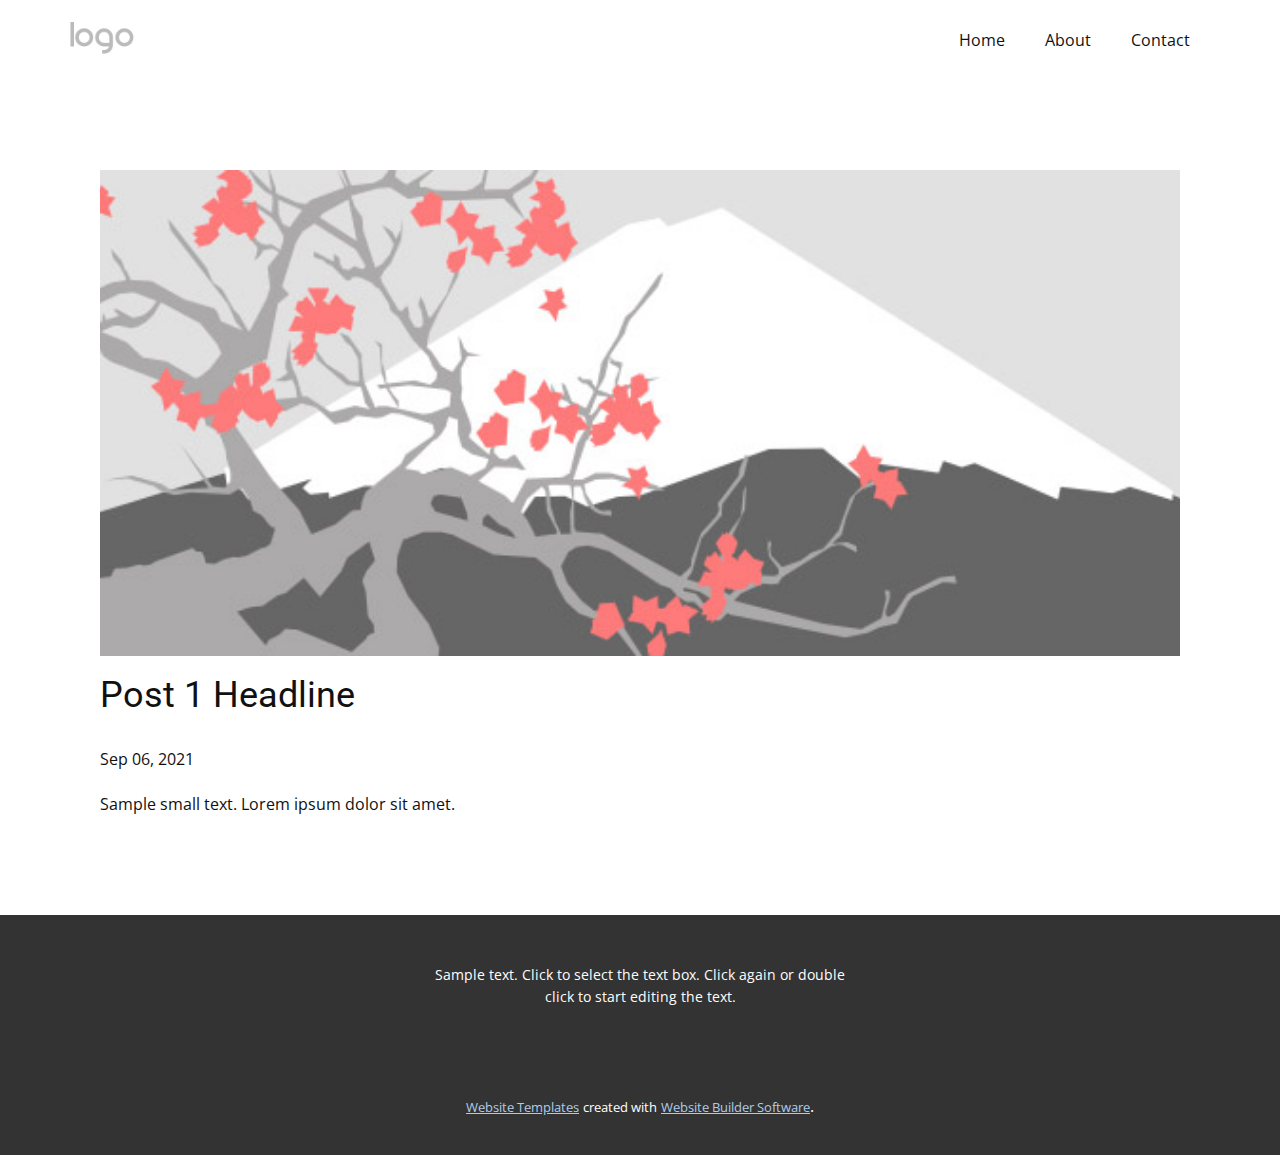
<file: blog/post.html>
<!doctype html>
<html style="font-size: 16px;"><head>
    <meta name="viewport" content="width=device-width, initial-scale=1.0">
    <meta charset="utf-8">
    <meta name="keywords" content="Post 1 Headline">
    <meta name="description" content="">
    <meta name="page_type" content="np-template-header-footer-from-plugin">
    <title>Post 1 Headline</title>
    <link rel="stylesheet" href="../nicepage.css" media="screen">
<link rel="stylesheet" href="../Post-Template.css" media="screen">
    <script class="u-script" type="text/javascript" src="../jquery.js" defer=""></script>
    <script class="u-script" type="text/javascript" src="../nicepage.js" defer=""></script>
    <meta name="generator" content="Nicepage 3.24.3, nicepage.com">
    <link id="u-theme-google-font" rel="stylesheet" href="https://fonts.googleapis.com/css?family=Roboto:100,100i,300,300i,400,400i,500,500i,700,700i,900,900i|Open+Sans:300,300i,400,400i,600,600i,700,700i,800,800i">
    
    
    <script type="application/ld+json">{
		"@context": "http://schema.org",
		"@type": "Organization",
		"name": "",
		"logo": "images/default-logo.png"
}</script>
    <meta name="theme-color" content="#478ac9">
  </head>
  <body class="u-body"><header class="u-clearfix u-header u-header" id="sec-246d"><div class="u-clearfix u-sheet u-valign-middle u-sheet-1">
        <a href="https://nicepage.com" class="u-image u-logo u-image-1">
          <img src="../images/default-logo.png" class="u-logo-image u-logo-image-1">
        </a>
        <nav class="u-menu u-menu-dropdown u-offcanvas u-menu-1">
          <div class="menu-collapse" style="font-size: 1rem; letter-spacing: 0px;">
            <a class="u-button-style u-custom-left-right-menu-spacing u-custom-padding-bottom u-custom-top-bottom-menu-spacing u-nav-link u-text-active-palette-1-base u-text-hover-palette-2-base" href="#">
              <svg><use xmlns:xlink="http://www.w3.org/1999/xlink" xlink:href="#menu-hamburger"></use></svg>
              <svg version="1.1" xmlns="http://www.w3.org/2000/svg" xmlns:xlink="http://www.w3.org/1999/xlink"><defs><symbol id="menu-hamburger" viewBox="0 0 16 16" style="width: 16px; height: 16px;"><rect y="1" width="16" height="2"></rect><rect y="7" width="16" height="2"></rect><rect y="13" width="16" height="2"></rect>
</symbol>
</defs></svg>
            </a>
          </div>
          <div class="u-nav-container">
            <ul class="u-nav u-unstyled u-nav-1"><li class="u-nav-item"><a class="u-button-style u-nav-link u-text-active-palette-1-base u-text-hover-palette-2-base" href="../Home.html" style="padding: 10px 20px;">Home</a>
</li><li class="u-nav-item"><a class="u-button-style u-nav-link u-text-active-palette-1-base u-text-hover-palette-2-base" href="../About.html" style="padding: 10px 20px;">About</a>
</li><li class="u-nav-item"><a class="u-button-style u-nav-link u-text-active-palette-1-base u-text-hover-palette-2-base" href="../Contact.html" style="padding: 10px 20px;">Contact</a>
</li></ul>
          </div>
          <div class="u-nav-container-collapse">
            <div class="u-black u-container-style u-inner-container-layout u-opacity u-opacity-95 u-sidenav">
              <div class="u-sidenav-overflow">
                <div class="u-menu-close"></div>
                <ul class="u-align-center u-nav u-popupmenu-items u-unstyled u-nav-2"><li class="u-nav-item"><a class="u-button-style u-nav-link" href="../Home.html">Home</a>
</li><li class="u-nav-item"><a class="u-button-style u-nav-link" href="../About.html">About</a>
</li><li class="u-nav-item"><a class="u-button-style u-nav-link" href="../Contact.html">Contact</a>
</li></ul>
              </div>
            </div>
            <div class="u-black u-menu-overlay u-opacity u-opacity-70"></div>
          </div>
        </nav>
      </div></header>
    <section class="u-align-center u-clearfix u-section-1" id="sec-8230">
      <div class="u-clearfix u-sheet u-valign-middle-md u-valign-middle-sm u-valign-middle-xs u-sheet-1"><!--post_details--><!--post_details_options_json--><!--{"source":""}--><!--/post_details_options_json--><!--blog_post-->
        <div class="u-container-style u-expanded-width u-post-details u-post-details-1">
          <div class="u-container-layout u-valign-middle u-container-layout-1"><!--blog_post_image-->
            <img alt="" class="u-blog-control u-expanded-width u-image u-image-default u-image-1" src="[data-uri]"><!--/blog_post_image--><!--blog_post_header-->
            <h2 class="u-blog-control u-text u-text-1">Post 1 Headline</h2><!--/blog_post_header--><!--blog_post_metadata-->
            <div class="u-blog-control u-metadata u-metadata-1"><!--blog_post_metadata_date-->
              <span class="u-meta-date u-meta-icon">Sep 06, 2021</span><!--/blog_post_metadata_date--><!--blog_post_metadata_category-->
              <!--/blog_post_metadata_category--><!--blog_post_metadata_comments-->
              <!--/blog_post_metadata_comments-->
            </div><!--/blog_post_metadata--><!--blog_post_content-->
            <div class="u-align-justify u-blog-control u-post-content u-text u-text-2 fr-view">
  Sample small text. Lorem ipsum dolor sit amet.
  </div><!--/blog_post_content-->
          </div>
        </div><!--/blog_post--><!--/post_details-->
      </div>
    </section>
    
    
    <footer class="u-align-center u-clearfix u-footer u-grey-80 u-footer" id="sec-61d9"><div class="u-clearfix u-sheet u-sheet-1">
        <p class="u-small-text u-text u-text-variant u-text-1">Sample text. Click to select the text box. Click again or double click to start editing the text.</p>
      </div></footer>
    <section class="u-backlink u-clearfix u-grey-80">
      <a class="u-link" href="https://nicepage.com/website-templates" target="_blank">
        <span>Website Templates</span>
      </a>
      <p class="u-text">
        <span>created with</span>
      </p>
      <a class="u-link" href="https://nicepage.com/" target="_blank">
        <span>Website Builder Software</span>
      </a>. 
    </section>
  
</body></html>
</file>
